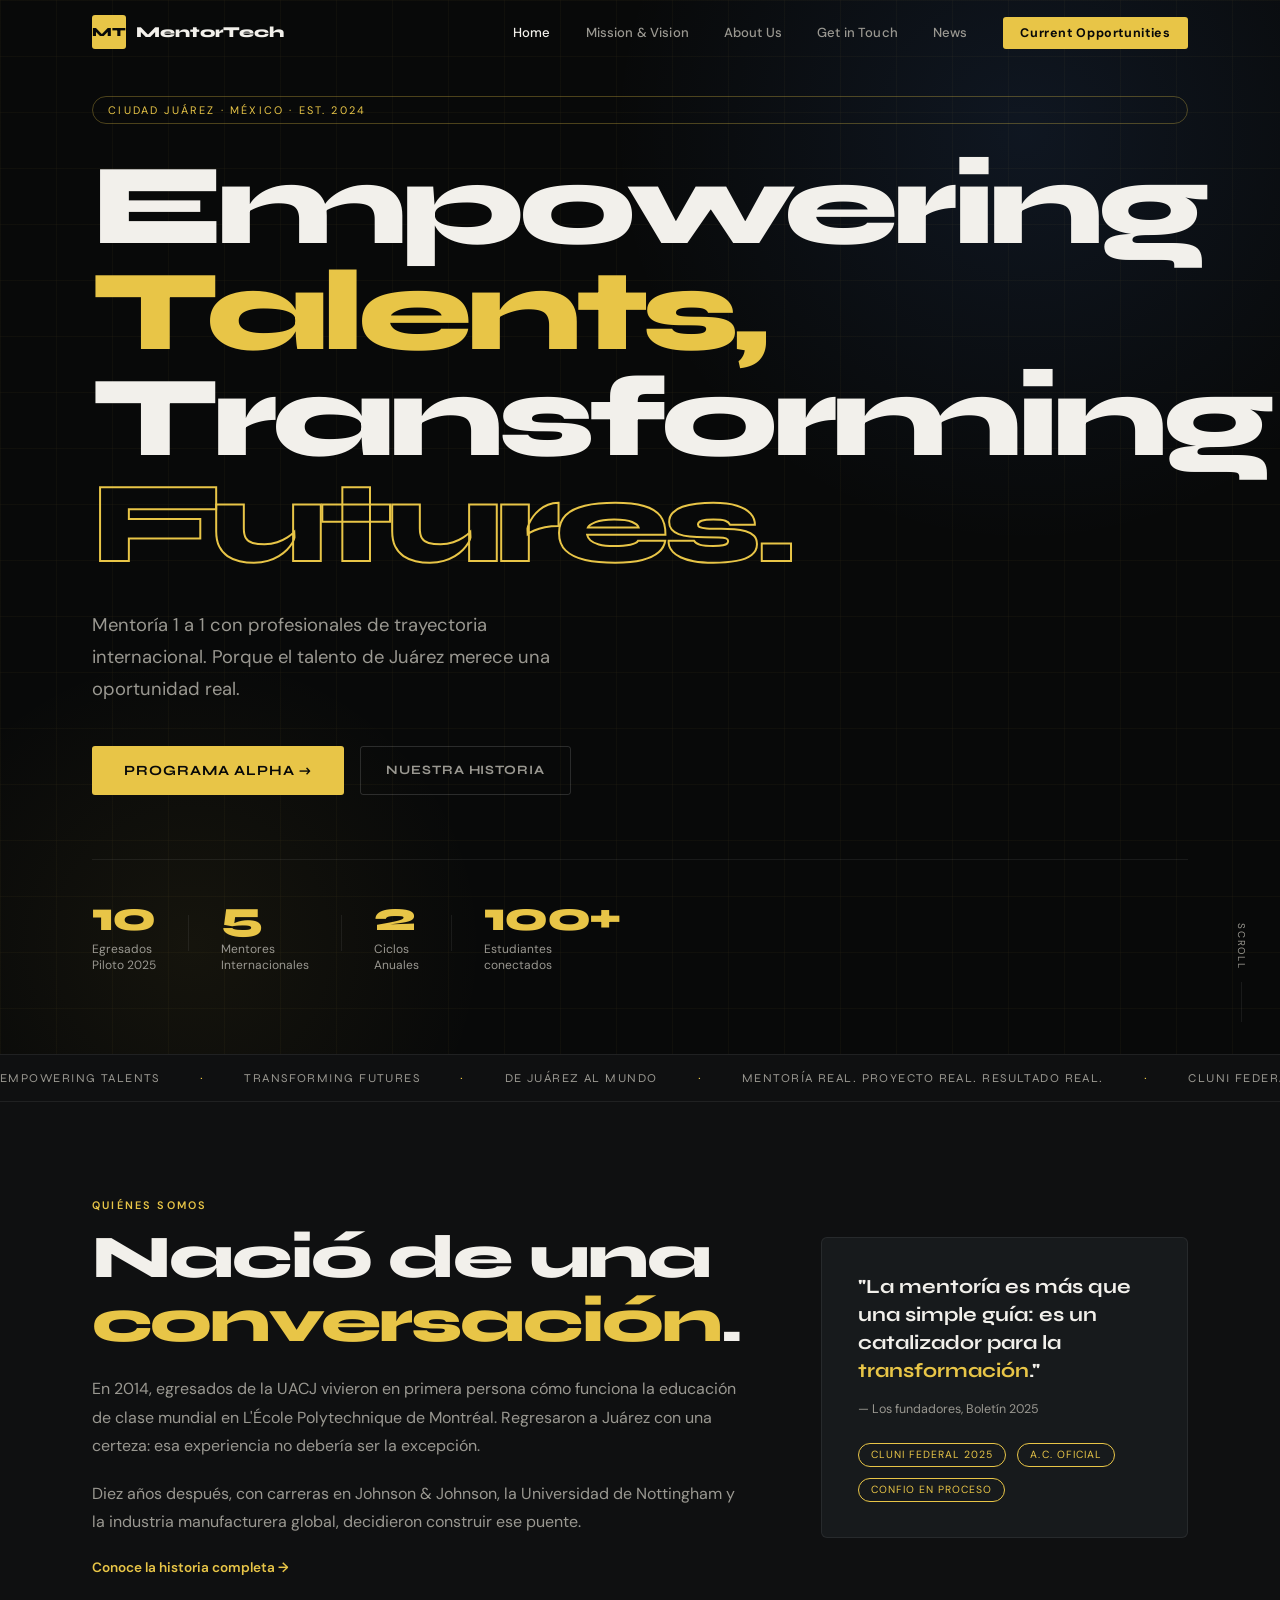
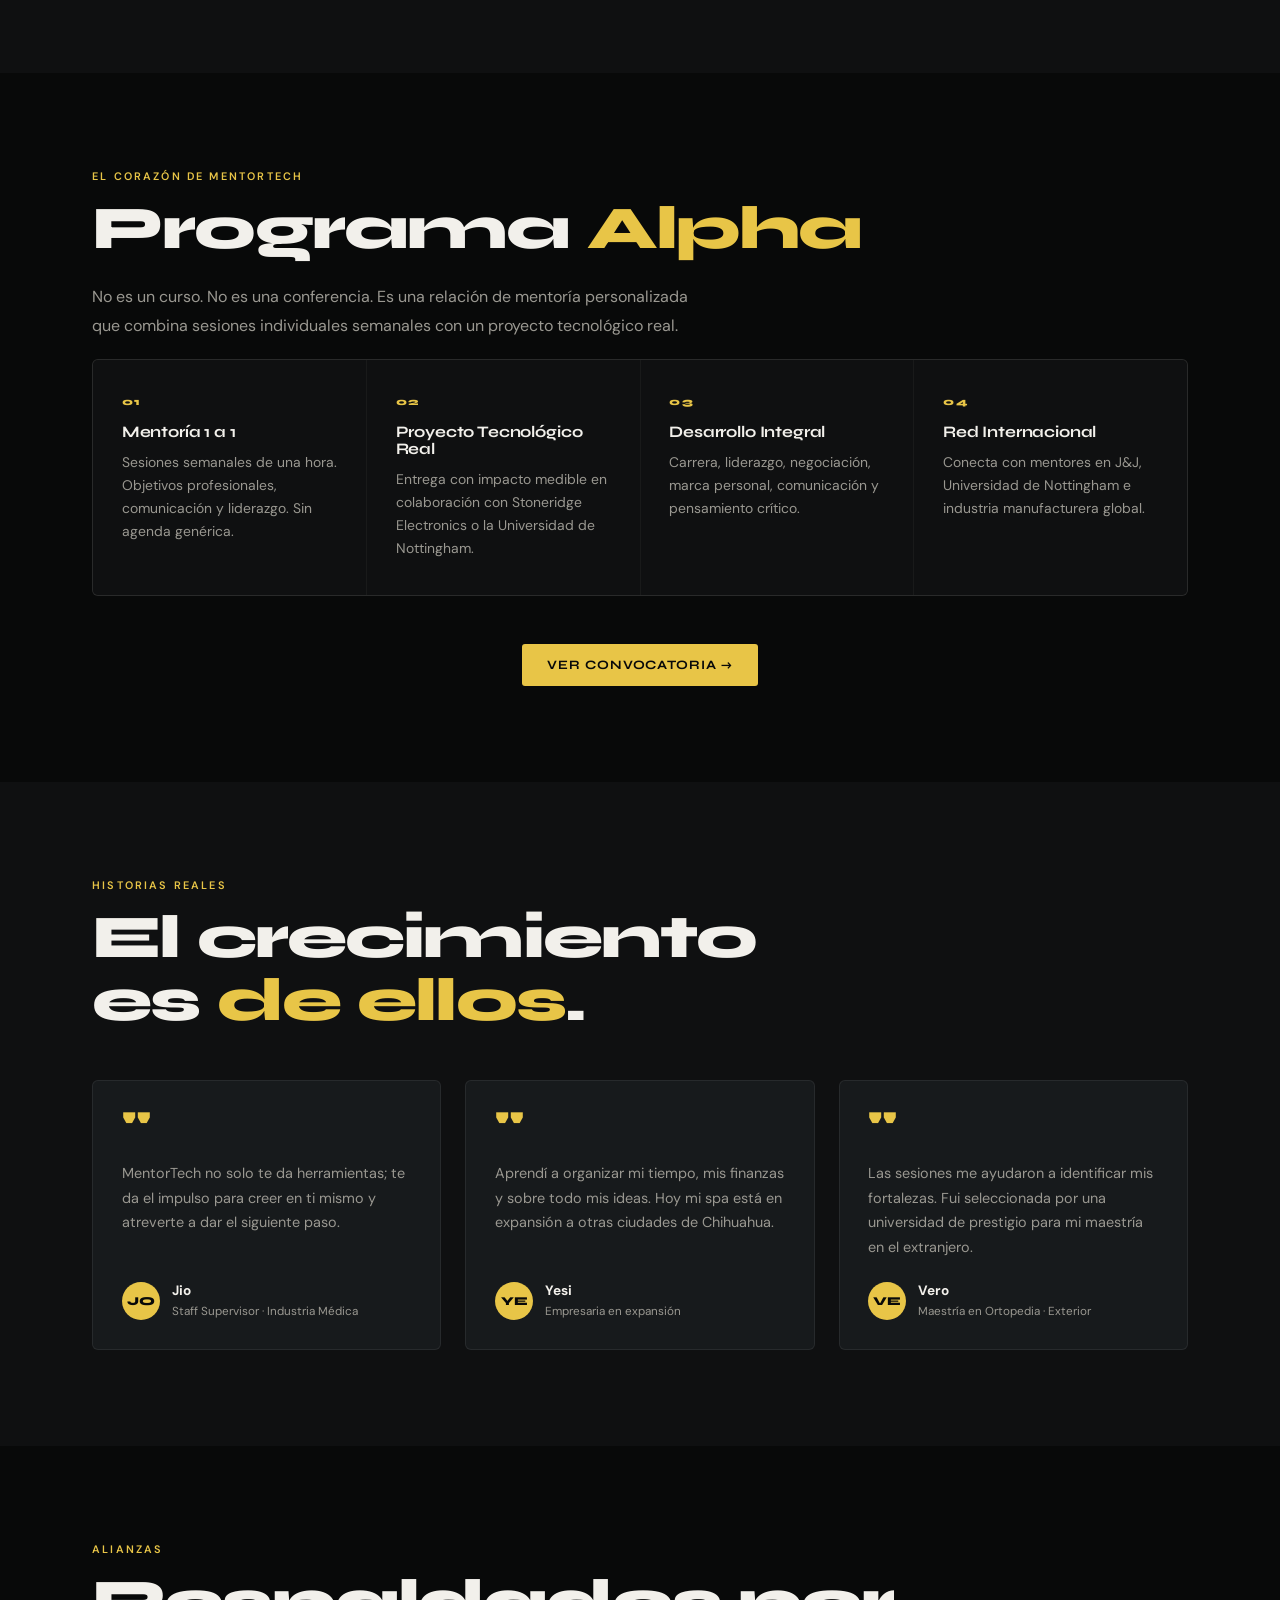
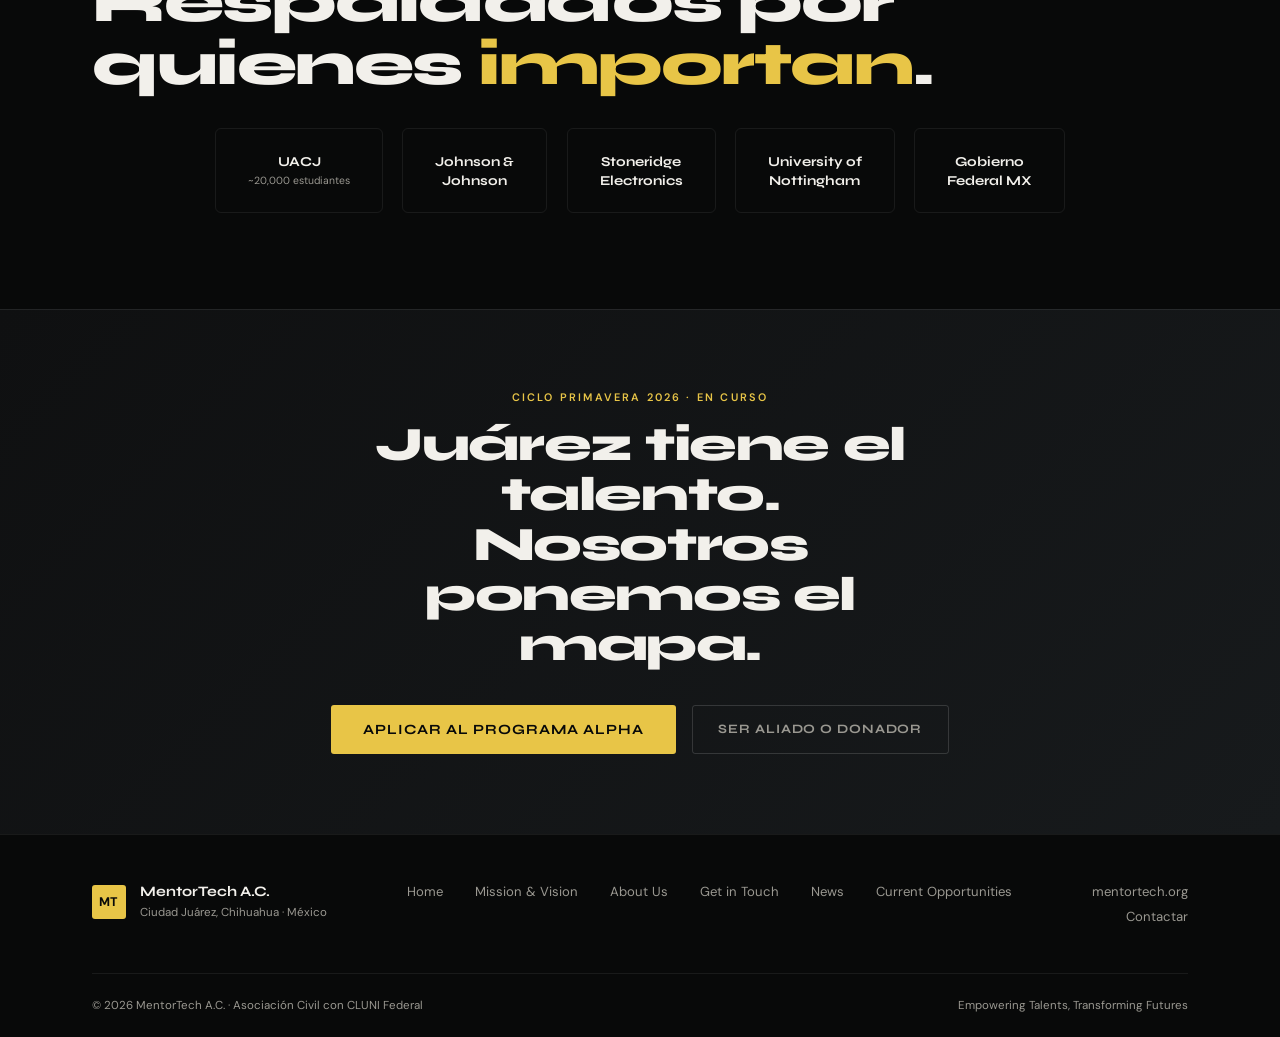
<file: mentortech-website/mentortech-website/index.html>
<!DOCTYPE html>
<html lang="es">
<head>
  <meta charset="UTF-8"><meta name="viewport" content="width=device-width,initial-scale=1">
  <title>MentorTech A.C. — Empowering Talents, Transforming Futures</title>
  <meta name="description" content="Mentoría 1 a 1 con profesionales de trayectoria internacional para estudiantes de Ciudad Juárez.">
  <link rel="preconnect" href="https://fonts.googleapis.com">
  <link rel="preconnect" href="https://fonts.gstatic.com" crossorigin>
  <link href="https://fonts.googleapis.com/css2?family=Syne:wght@400;600;700;800&family=DM+Sans:opsz,wght@9..40,300;9..40,400;9..40,500&display=swap" rel="stylesheet">
  <link rel="stylesheet" href="css/style.css">
</head>
<body>

<nav id="navbar">
  <div class="nav-inner">
    <a href="index.html" class="nav-logo">
      <span class="logo-mark">MT</span><span class="logo-text">MentorTech</span>
    </a>
    <button class="nav-toggle" id="navToggle" aria-label="Menú" aria-expanded="false">
      <span></span><span></span><span></span>
    </button>
    <ul class="nav-links" id="navLinks">
      <li><a href="index.html">Home</a></li>
      <li><a href="pages/mission.html">Mission &amp; Vision</a></li>
      <li><a href="pages/about.html">About Us</a></li>
      <li><a href="pages/contact.html">Get in Touch</a></li>
      <li><a href="pages/news.html">News</a></li>
      <li><a href="pages/opportunities.html" class="nav-cta">Current Opportunities</a></li>
    </ul>
  </div>
</nav>

<!-- HERO -->
<section class="hero">
  <div class="hero-bg">
    <div class="hero-grid"></div>
    <div class="hero-glow"></div>
    <div class="hero-glow2"></div>
  </div>
  <div class="container">
    <div class="hero-tag reveal">Ciudad Juárez · México · Est. 2024</div>
    <h1 class="hero-title">
      <span class="line reveal">Empowering</span>
      <span class="line reveal accent">Talents,</span>
      <span class="line reveal">Transforming</span>
      <span class="line reveal accent-outline">Futures.</span>
    </h1>
    <p class="hero-sub reveal">Mentoría 1 a 1 con profesionales de trayectoria internacional. Porque el talento de Juárez merece una oportunidad real.</p>
    <div class="hero-actions reveal">
      <a href="pages/opportunities.html" class="btn btn-gold btn-lg">Programa Alpha →</a>
      <a href="pages/about.html" class="btn btn-outline">Nuestra historia</a>
    </div>
    <div class="hero-stats reveal">
      <div><span class="stat-num">10</span><span class="stat-label">Egresados<br>Piloto 2025</span></div>
      <div class="stat-div"></div>
      <div><span class="stat-num">5</span><span class="stat-label">Mentores<br>Internacionales</span></div>
      <div class="stat-div"></div>
      <div><span class="stat-num">2</span><span class="stat-label">Ciclos<br>Anuales</span></div>
      <div class="stat-div"></div>
      <div><span class="stat-num">100+</span><span class="stat-label">Estudiantes<br>conectados</span></div>
    </div>
  </div>
  <div class="hero-scroll"><span>scroll</span><div class="scroll-line"></div></div>
</section>

<!-- MARQUEE -->
<div class="marquee-strip">
  <div class="marquee-track">
    <span>Empowering Talents</span><span class="dot"> · </span>
    <span>Transforming Futures</span><span class="dot"> · </span>
    <span>De Juárez al Mundo</span><span class="dot"> · </span>
    <span>Mentoría Real. Proyecto Real. Resultado Real.</span><span class="dot"> · </span>
    <span>CLUNI Federal 2025</span><span class="dot"> · </span>
    <span>Empowering Talents</span><span class="dot"> · </span>
    <span>Transforming Futures</span><span class="dot"> · </span>
    <span>De Juárez al Mundo</span><span class="dot"> · </span>
    <span>Mentoría Real. Proyecto Real. Resultado Real.</span><span class="dot"> · </span>
    <span>CLUNI Federal 2025</span><span class="dot"> · </span>
  </div>
</div>

<!-- ABOUT TEASER -->
<section class="section dark-bg">
  <div class="container grid-2">
    <div>
      <span class="section-label reveal">Quiénes somos</span>
      <h2 class="section-title reveal">Nació de una<br><em>conversación</em>.</h2>
      <p class="body-text reveal">En 2014, egresados de la UACJ vivieron en primera persona cómo funciona la educación de clase mundial en L'École Polytechnique de Montréal. Regresaron a Juárez con una certeza: esa experiencia no debería ser la excepción.</p>
      <p class="body-text reveal">Diez años después, con carreras en Johnson &amp; Johnson, la Universidad de Nottingham y la industria manufacturera global, decidieron construir ese puente.</p>
      <a href="pages/about.html" class="link-arrow reveal">Conoce la historia completa →</a>
    </div>
    <div class="quote-card reveal">
      <blockquote>"La mentoría es más que una simple guía: es un catalizador para la <span class="accent">transformación</span>."</blockquote>
      <cite>— Los fundadores, Boletín 2025</cite>
      <div class="badge-row">
        <span class="badge">CLUNI Federal 2025</span>
        <span class="badge">A.C. Oficial</span>
        <span class="badge">Confio en proceso</span>
      </div>
    </div>
  </div>
</section>

<!-- PROGRAMA ALPHA -->
<section class="section">
  <div class="container">
    <span class="section-label reveal">El corazón de MentorTech</span>
    <h2 class="section-title reveal">Programa <em>Alpha</em></h2>
    <p class="body-text reveal" style="max-width:600px">No es un curso. No es una conferencia. Es una relación de mentoría personalizada que combina sesiones individuales semanales con un proyecto tecnológico real.</p>
    <div class="feat-grid">
      <div class="feat reveal">
        <div class="feat-num">01</div>
        <h3>Mentoría 1 a 1</h3>
        <p>Sesiones semanales de una hora. Objetivos profesionales, comunicación y liderazgo. Sin agenda genérica.</p>
      </div>
      <div class="feat reveal">
        <div class="feat-num">02</div>
        <h3>Proyecto Tecnológico Real</h3>
        <p>Entrega con impacto medible en colaboración con Stoneridge Electronics o la Universidad de Nottingham.</p>
      </div>
      <div class="feat reveal">
        <div class="feat-num">03</div>
        <h3>Desarrollo Integral</h3>
        <p>Carrera, liderazgo, negociación, marca personal, comunicación y pensamiento crítico.</p>
      </div>
      <div class="feat reveal">
        <div class="feat-num">04</div>
        <h3>Red Internacional</h3>
        <p>Conecta con mentores en J&amp;J, Universidad de Nottingham e industria manufacturera global.</p>
      </div>
    </div>
    <div class="text-center reveal">
      <a href="pages/opportunities.html" class="btn btn-gold">Ver convocatoria →</a>
    </div>
  </div>
</section>

<!-- TESTIMONIALS -->
<section class="section dark-bg">
  <div class="container">
    <span class="section-label reveal">Historias reales</span>
    <h2 class="section-title reveal">El crecimiento<br>es <em>de ellos</em>.</h2>
    <div class="t-grid" style="margin-top:3rem">
      <div class="t-card reveal">
        <div class="t-q">"</div>
        <p>MentorTech no solo te da herramientas; te da el impulso para creer en ti mismo y atreverte a dar el siguiente paso.</p>
        <div class="t-author">
          <div class="t-init">JO</div>
          <div><strong>Jio</strong><span>Staff Supervisor · Industria Médica</span></div>
        </div>
      </div>
      <div class="t-card reveal">
        <div class="t-q">"</div>
        <p>Aprendí a organizar mi tiempo, mis finanzas y sobre todo mis ideas. Hoy mi spa está en expansión a otras ciudades de Chihuahua.</p>
        <div class="t-author">
          <div class="t-init">YE</div>
          <div><strong>Yesi</strong><span>Empresaria en expansión</span></div>
        </div>
      </div>
      <div class="t-card reveal">
        <div class="t-q">"</div>
        <p>Las sesiones me ayudaron a identificar mis fortalezas. Fui seleccionada por una universidad de prestigio para mi maestría en el extranjero.</p>
        <div class="t-author">
          <div class="t-init">VE</div>
          <div><strong>Vero</strong><span>Maestría en Ortopedia · Exterior</span></div>
        </div>
      </div>
    </div>
  </div>
</section>

<!-- PARTNERS -->
<section class="section">
  <div class="container">
    <span class="section-label reveal">Alianzas</span>
    <h2 class="section-title reveal">Respaldados por<br>quienes <em>importan</em>.</h2>
    <div class="partners-row reveal">
      <div class="partner-tile">UACJ<small>~20,000 estudiantes</small></div>
      <div class="partner-tile">Johnson &amp;<br>Johnson</div>
      <div class="partner-tile">Stoneridge<br>Electronics</div>
      <div class="partner-tile">University of<br>Nottingham</div>
      <div class="partner-tile">Gobierno<br>Federal MX</div>
    </div>
  </div>
</section>

<!-- CTA -->
<section class="cta-banner">
  <div class="container">
    <div class="cta-inner reveal">
      <span class="section-label">Ciclo Primavera 2026 · En curso</span>
      <h2>Juárez tiene el talento.<br>Nosotros ponemos el mapa.</h2>
      <div class="cta-actions">
        <a href="pages/opportunities.html" class="btn btn-gold btn-lg">Aplicar al Programa Alpha</a>
        <a href="pages/contact.html" class="btn btn-outline">Ser aliado o donador</a>
      </div>
    </div>
  </div>
</section>

<footer class="footer">
  <div class="container">
    <div class="footer-top">
      <div class="footer-brand"><span class="logo-mark">MT</span><div><strong>MentorTech A.C.</strong><small>Ciudad Juárez, Chihuahua · México</small></div></div>
      <nav class="footer-nav">
        <a href="index.html">Home</a>
        <a href="pages/mission.html">Mission &amp; Vision</a>
        <a href="pages/about.html">About Us</a>
        <a href="pages/contact.html">Get in Touch</a>
        <a href="pages/news.html">News</a>
        <a href="pages/opportunities.html">Current Opportunities</a>
      </nav>
      <div class="footer-right">
        <a href="https://mentortech.org" target="_blank" rel="noopener">mentortech.org</a>
        <a href="mailto:felipe_garcia@mentortech.org">Contactar</a>
      </div>
    </div>
    <div class="footer-bottom">
      <span>© 2026 MentorTech A.C. · Asociación Civil con CLUNI Federal</span>
      <span>Empowering Talents, Transforming Futures</span>
    </div>
  </div>
</footer>

<script src="js/main.js"></script>
</body>
</html>
</file>
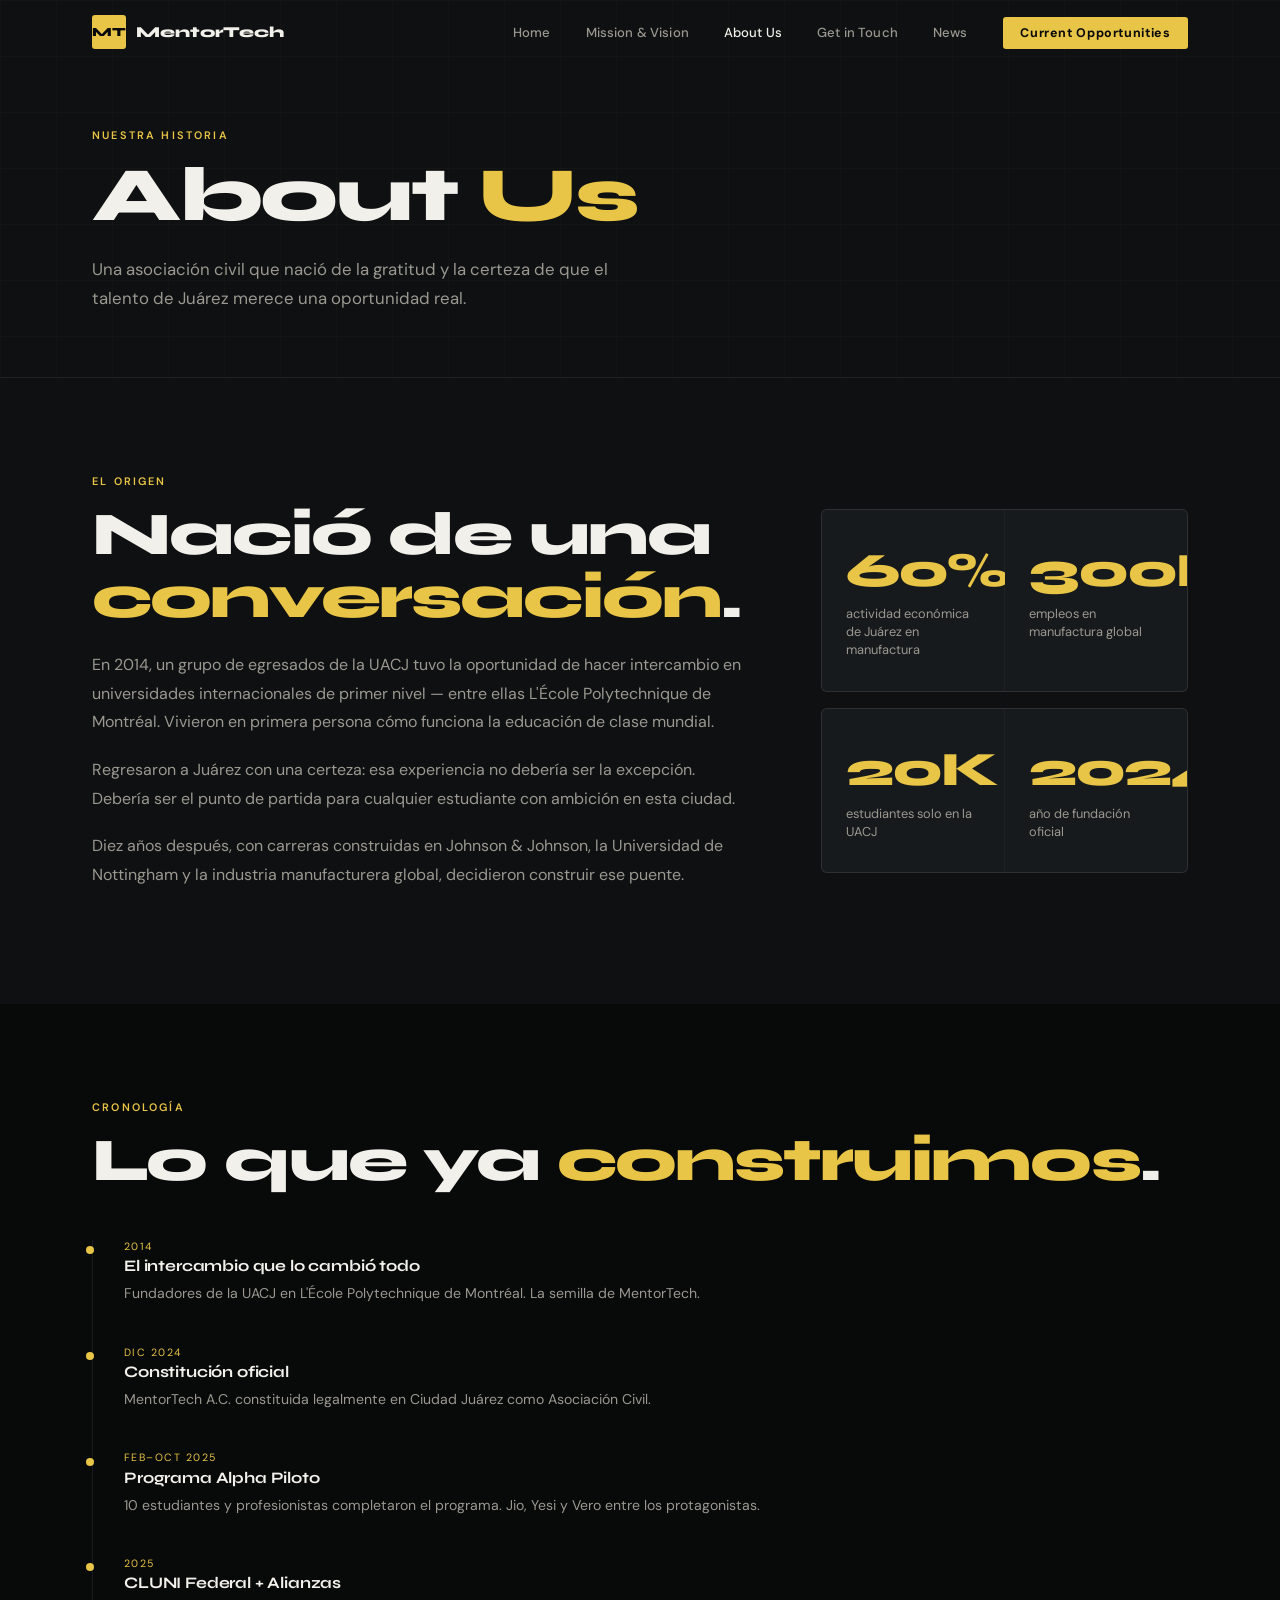
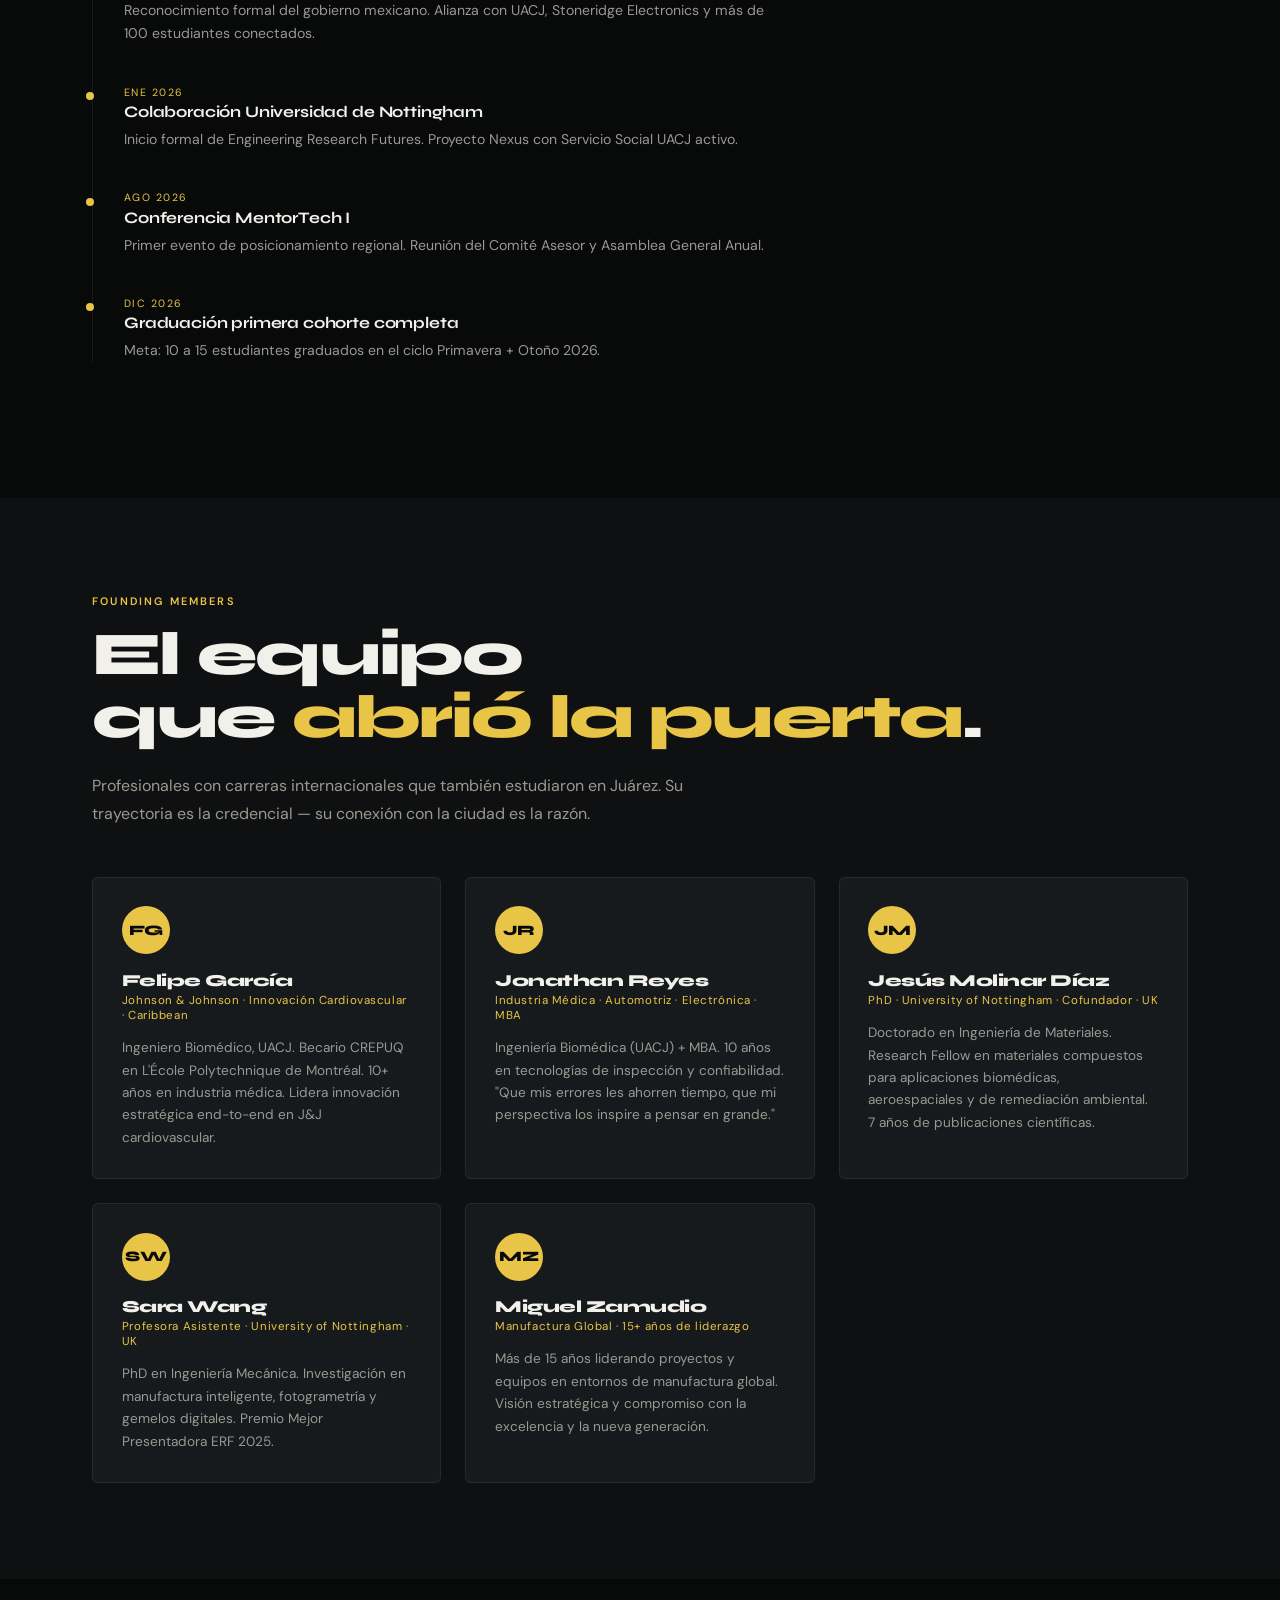
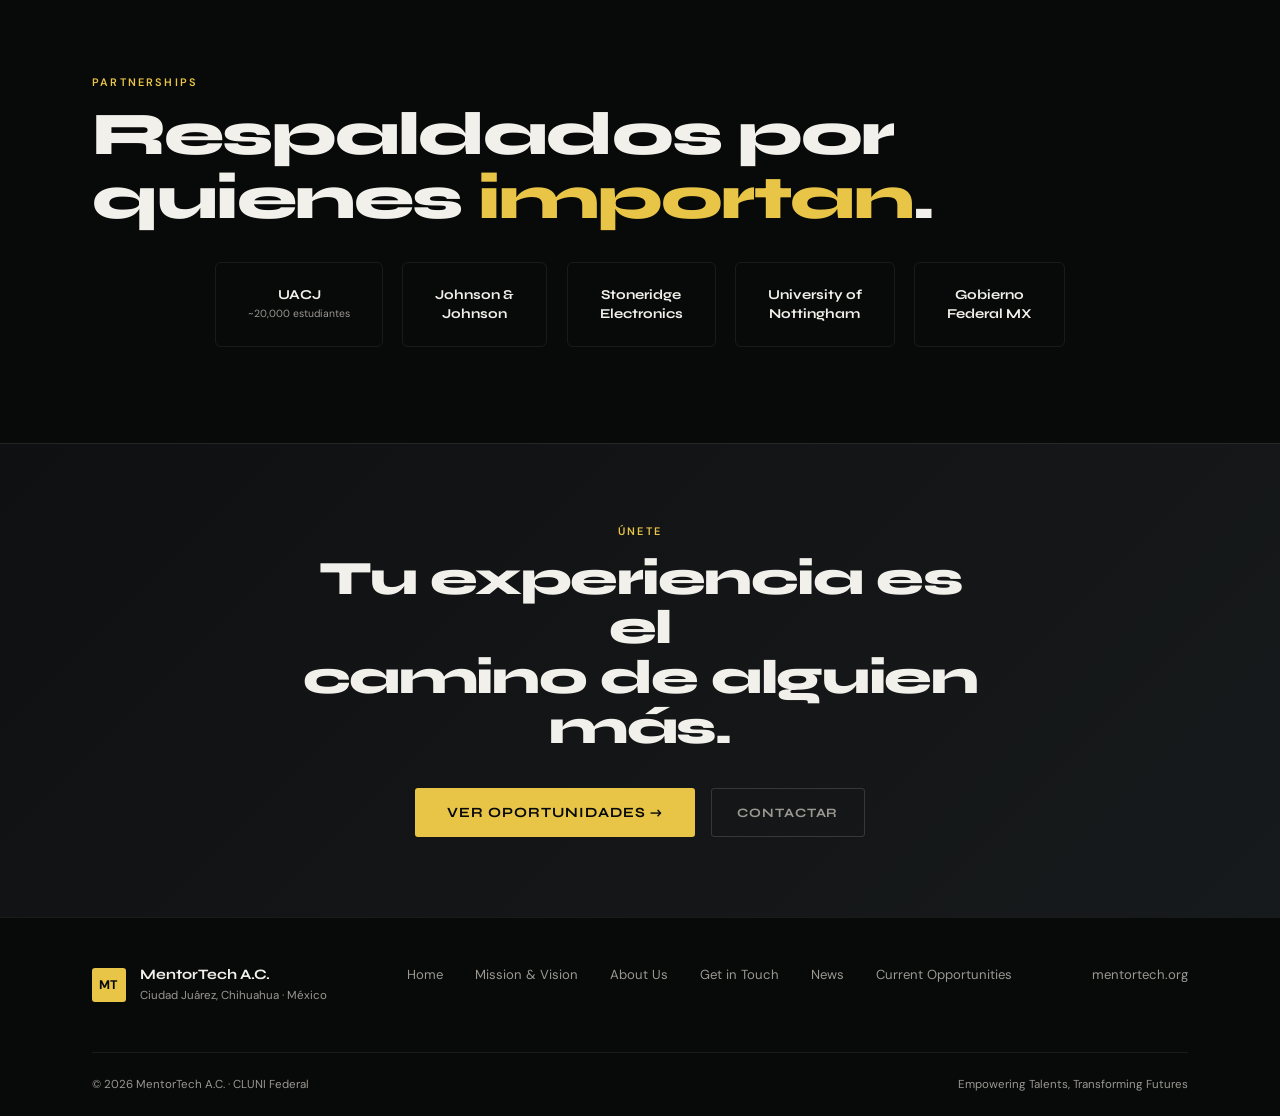
<file: mentortech-website/mentortech-website/pages/about.html>
<!DOCTYPE html>
<html lang="es">
<head>
  <meta charset="UTF-8"><meta name="viewport" content="width=device-width,initial-scale=1">
  <title>About Us · MentorTech A.C.</title>
  <link rel="preconnect" href="https://fonts.googleapis.com">
  <link rel="preconnect" href="https://fonts.gstatic.com" crossorigin>
  <link href="https://fonts.googleapis.com/css2?family=Syne:wght@400;600;700;800&family=DM+Sans:opsz,wght@9..40,300;9..40,400;9..40,500&display=swap" rel="stylesheet">
  <link rel="stylesheet" href="../css/style.css">
</head>
<body>

<nav id="navbar">
  <div class="nav-inner">
    <a href="../index.html" class="nav-logo"><span class="logo-mark">MT</span><span class="logo-text">MentorTech</span></a>
    <button class="nav-toggle" id="navToggle" aria-label="Menú" aria-expanded="false"><span></span><span></span><span></span></button>
    <ul class="nav-links" id="navLinks">
      <li><a href="../index.html">Home</a></li>
      <li><a href="mission.html">Mission &amp; Vision</a></li>
      <li><a href="about.html" class="active">About Us</a></li>
      <li><a href="contact.html">Get in Touch</a></li>
      <li><a href="news.html">News</a></li>
      <li><a href="opportunities.html" class="nav-cta">Current Opportunities</a></li>
    </ul>
  </div>
</nav>

<section class="page-hero">
  <div class="page-hero-bg"></div>
  <div class="container">
    <span class="section-label reveal">Nuestra historia</span>
    <h1 class="reveal">About <span class="accent">Us</span></h1>
    <p class="reveal">Una asociación civil que nació de la gratitud y la certeza de que el talento de Juárez merece una oportunidad real.</p>
  </div>
</section>

<!-- ORIGIN -->
<section class="section dark-bg">
  <div class="container grid-2">
    <div>
      <span class="section-label reveal">El origen</span>
      <h2 class="section-title reveal">Nació de una<br><em>conversación</em>.</h2>
      <p class="body-text reveal">En 2014, un grupo de egresados de la UACJ tuvo la oportunidad de hacer intercambio en universidades internacionales de primer nivel — entre ellas L'École Polytechnique de Montréal. Vivieron en primera persona cómo funciona la educación de clase mundial.</p>
      <p class="body-text reveal">Regresaron a Juárez con una certeza: esa experiencia no debería ser la excepción. Debería ser el punto de partida para cualquier estudiante con ambición en esta ciudad.</p>
      <p class="body-text reveal">Diez años después, con carreras construidas en Johnson &amp; Johnson, la Universidad de Nottingham y la industria manufacturera global, decidieron construir ese puente.</p>
    </div>
    <div style="display:flex;flex-direction:column;gap:1rem">
      <div class="stat-blocks reveal">
        <div class="stat-block"><span class="stat-num">60%</span><span class="stat-label">actividad económica de Juárez en manufactura</span></div>
        <div class="stat-block"><span class="stat-num">300K+</span><span class="stat-label">empleos en manufactura global</span></div>
      </div>
      <div class="stat-blocks reveal">
        <div class="stat-block"><span class="stat-num">20K</span><span class="stat-label">estudiantes solo en la UACJ</span></div>
        <div class="stat-block"><span class="stat-num">2024</span><span class="stat-label">año de fundación oficial</span></div>
      </div>
    </div>
  </div>
</section>

<!-- TIMELINE -->
<section class="section">
  <div class="container">
    <span class="section-label reveal">Cronología</span>
    <h2 class="section-title reveal">Lo que ya <em>construimos</em>.</h2>
    <div class="timeline" style="margin-top:3rem">
      <div class="tl-item reveal"><div class="tl-year">2014</div><h3>El intercambio que lo cambió todo</h3><p>Fundadores de la UACJ en L'École Polytechnique de Montréal. La semilla de MentorTech.</p></div>
      <div class="tl-item reveal"><div class="tl-year">Dic 2024</div><h3>Constitución oficial</h3><p>MentorTech A.C. constituida legalmente en Ciudad Juárez como Asociación Civil.</p></div>
      <div class="tl-item reveal"><div class="tl-year">Feb–Oct 2025</div><h3>Programa Alpha Piloto</h3><p>10 estudiantes y profesionistas completaron el programa. Jio, Yesi y Vero entre los protagonistas.</p></div>
      <div class="tl-item reveal"><div class="tl-year">2025</div><h3>CLUNI Federal + Alianzas</h3><p>Reconocimiento formal del gobierno mexicano. Alianza con UACJ, Stoneridge Electronics y más de 100 estudiantes conectados.</p></div>
      <div class="tl-item reveal"><div class="tl-year">Ene 2026</div><h3>Colaboración Universidad de Nottingham</h3><p>Inicio formal de Engineering Research Futures. Proyecto Nexus con Servicio Social UACJ activo.</p></div>
      <div class="tl-item reveal"><div class="tl-year">Ago 2026</div><h3>Conferencia MentorTech I</h3><p>Primer evento de posicionamiento regional. Reunión del Comité Asesor y Asamblea General Anual.</p></div>
      <div class="tl-item reveal"><div class="tl-year">Dic 2026</div><h3>Graduación primera cohorte completa</h3><p>Meta: 10 a 15 estudiantes graduados en el ciclo Primavera + Otoño 2026.</p></div>
    </div>
  </div>
</section>

<!-- FOUNDING MEMBERS -->
<section class="section dark-bg">
  <div class="container">
    <span class="section-label reveal">Founding Members</span>
    <h2 class="section-title reveal">El equipo<br>que <em>abrió la puerta</em>.</h2>
    <p class="body-text reveal" style="max-width:600px">Profesionales con carreras internacionales que también estudiaron en Juárez. Su trayectoria es la credencial — su conexión con la ciudad es la razón.</p>
    <div class="mentor-grid" style="margin-top:3rem">
      <div class="mentor-card reveal">
        <div class="mentor-av">FG</div>
        <h3>Felipe García</h3>
        <div class="mentor-role">Johnson &amp; Johnson · Innovación Cardiovascular · Caribbean</div>
        <p>Ingeniero Biomédico, UACJ. Becario CREPUQ en L'École Polytechnique de Montréal. 10+ años en industria médica. Lidera innovación estratégica end-to-end en J&amp;J cardiovascular.</p>
      </div>
      <div class="mentor-card reveal">
        <div class="mentor-av">JR</div>
        <h3>Jonathan Reyes</h3>
        <div class="mentor-role">Industria Médica · Automotriz · Electrónica · MBA</div>
        <p>Ingeniería Biomédica (UACJ) + MBA. 10 años en tecnologías de inspección y confiabilidad. "Que mis errores les ahorren tiempo, que mi perspectiva los inspire a pensar en grande."</p>
      </div>
      <div class="mentor-card reveal">
        <div class="mentor-av">JM</div>
        <h3>Jesús Molinar Díaz</h3>
        <div class="mentor-role">PhD · University of Nottingham · Cofundador · UK</div>
        <p>Doctorado en Ingeniería de Materiales. Research Fellow en materiales compuestos para aplicaciones biomédicas, aeroespaciales y de remediación ambiental. 7 años de publicaciones científicas.</p>
      </div>
      <div class="mentor-card reveal">
        <div class="mentor-av">SW</div>
        <h3>Sara Wang</h3>
        <div class="mentor-role">Profesora Asistente · University of Nottingham · UK</div>
        <p>PhD en Ingeniería Mecánica. Investigación en manufactura inteligente, fotogrametría y gemelos digitales. Premio Mejor Presentadora ERF 2025.</p>
      </div>
      <div class="mentor-card reveal">
        <div class="mentor-av">MZ</div>
        <h3>Miguel Zamudio</h3>
        <div class="mentor-role">Manufactura Global · 15+ años de liderazgo</div>
        <p>Más de 15 años liderando proyectos y equipos en entornos de manufactura global. Visión estratégica y compromiso con la excelencia y la nueva generación.</p>
      </div>
    </div>
  </div>
</section>

<!-- PARTNERSHIPS -->
<section class="section">
  <div class="container">
    <span class="section-label reveal">Partnerships</span>
    <h2 class="section-title reveal">Respaldados por<br>quienes <em>importan</em>.</h2>
    <div class="partners-row reveal">
      <div class="partner-tile">UACJ<small>~20,000 estudiantes</small></div>
      <div class="partner-tile">Johnson &amp;<br>Johnson</div>
      <div class="partner-tile">Stoneridge<br>Electronics</div>
      <div class="partner-tile">University of<br>Nottingham</div>
      <div class="partner-tile">Gobierno<br>Federal MX</div>
    </div>
  </div>
</section>

<!-- CTA -->
<section class="cta-banner">
  <div class="container">
    <div class="cta-inner reveal">
      <span class="section-label">Únete</span>
      <h2>Tu experiencia es el<br>camino de alguien más.</h2>
      <div class="cta-actions">
        <a href="opportunities.html" class="btn btn-gold btn-lg">Ver oportunidades →</a>
        <a href="contact.html" class="btn btn-outline">Contactar</a>
      </div>
    </div>
  </div>
</section>

<footer class="footer">
  <div class="container">
    <div class="footer-top">
      <div class="footer-brand"><span class="logo-mark">MT</span><div><strong>MentorTech A.C.</strong><small>Ciudad Juárez, Chihuahua · México</small></div></div>
      <nav class="footer-nav"><a href="../index.html">Home</a><a href="mission.html">Mission &amp; Vision</a><a href="about.html">About Us</a><a href="contact.html">Get in Touch</a><a href="news.html">News</a><a href="opportunities.html">Current Opportunities</a></nav>
      <div class="footer-right"><a href="https://mentortech.org" target="_blank" rel="noopener">mentortech.org</a></div>
    </div>
    <div class="footer-bottom"><span>© 2026 MentorTech A.C. · CLUNI Federal</span><span>Empowering Talents, Transforming Futures</span></div>
  </div>
</footer>
<script src="../js/main.js"></script>
</body>
</html>
</file>
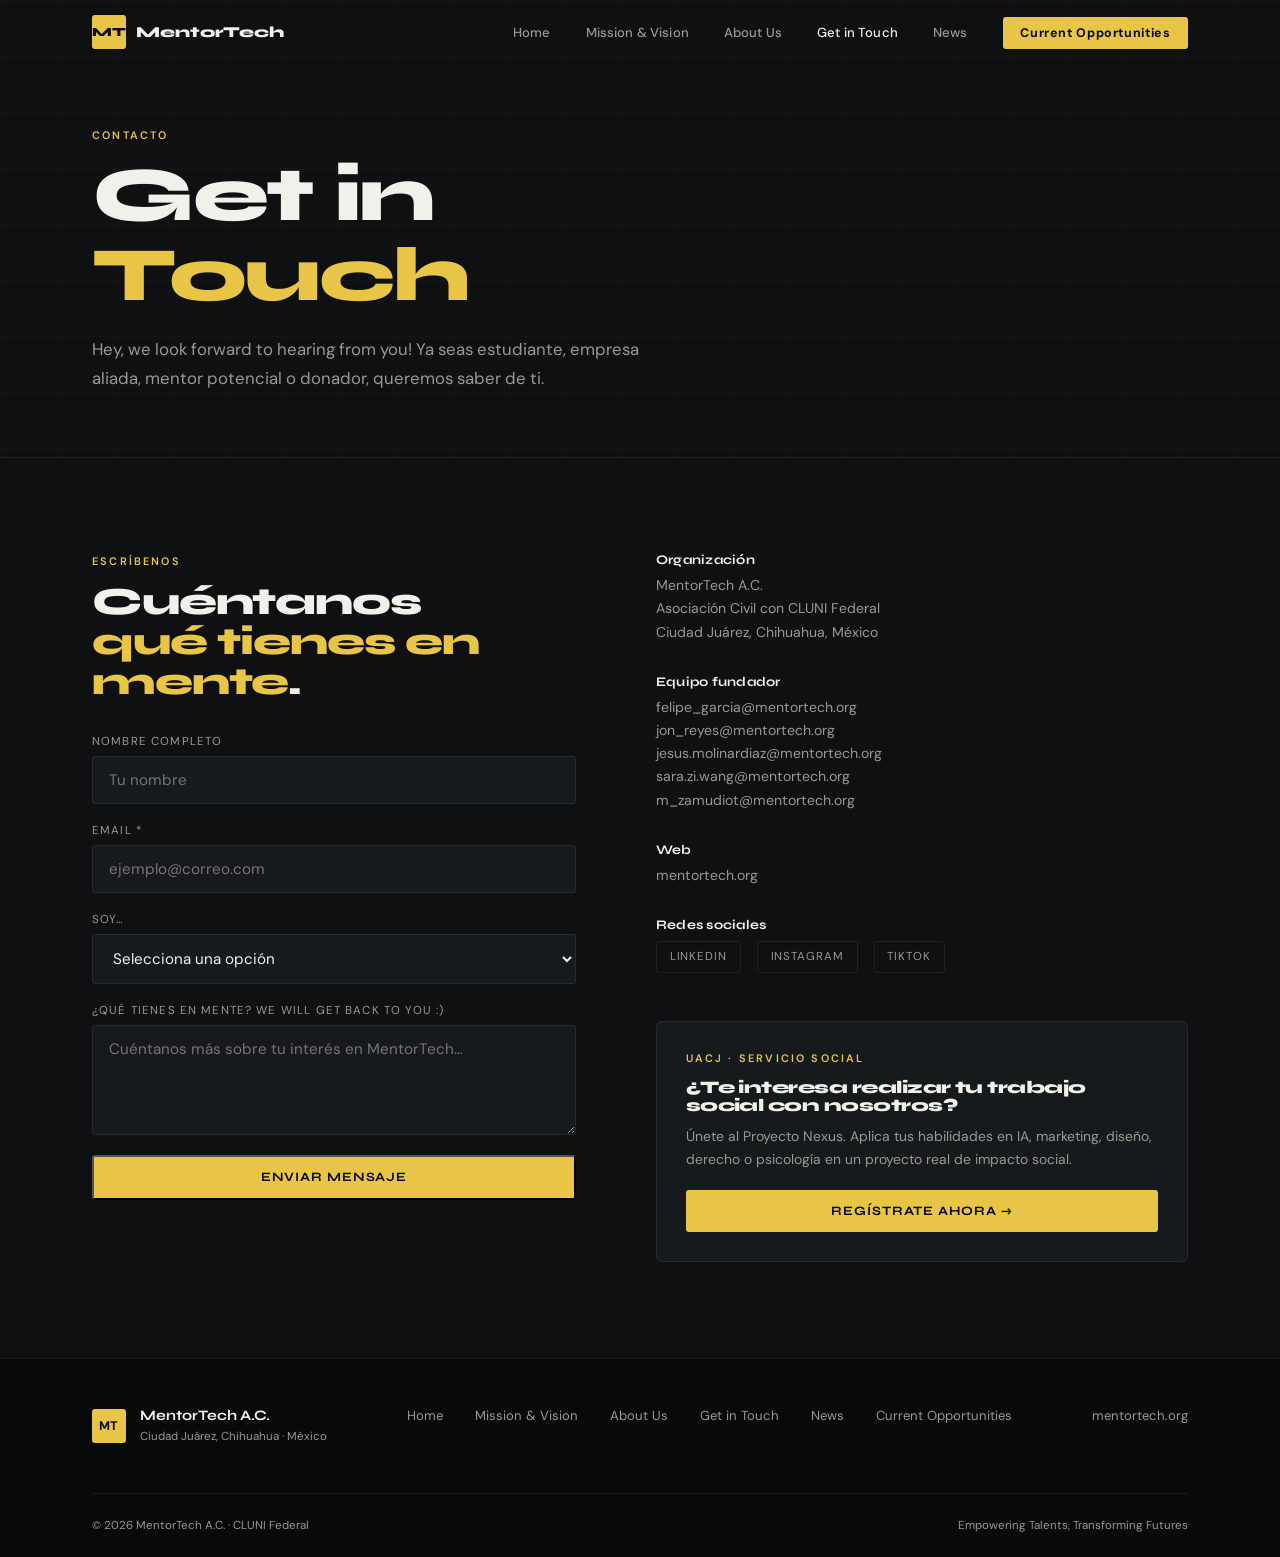
<file: mentortech-website/mentortech-website/pages/contact.html>
<!DOCTYPE html>
<html lang="es">
<head>
  <meta charset="UTF-8"><meta name="viewport" content="width=device-width,initial-scale=1">
  <title>Get in Touch · MentorTech A.C.</title>
  <link rel="preconnect" href="https://fonts.googleapis.com">
  <link rel="preconnect" href="https://fonts.gstatic.com" crossorigin>
  <link href="https://fonts.googleapis.com/css2?family=Syne:wght@400;600;700;800&family=DM+Sans:opsz,wght@9..40,300;9..40,400;9..40,500&display=swap" rel="stylesheet">
  <link rel="stylesheet" href="../css/style.css">
</head>
<body>

<nav id="navbar">
  <div class="nav-inner">
    <a href="../index.html" class="nav-logo"><span class="logo-mark">MT</span><span class="logo-text">MentorTech</span></a>
    <button class="nav-toggle" id="navToggle" aria-label="Menú" aria-expanded="false"><span></span><span></span><span></span></button>
    <ul class="nav-links" id="navLinks">
      <li><a href="../index.html">Home</a></li>
      <li><a href="mission.html">Mission &amp; Vision</a></li>
      <li><a href="about.html">About Us</a></li>
      <li><a href="contact.html" class="active">Get in Touch</a></li>
      <li><a href="news.html">News</a></li>
      <li><a href="opportunities.html" class="nav-cta">Current Opportunities</a></li>
    </ul>
  </div>
</nav>

<section class="page-hero">
  <div class="page-hero-bg"></div>
  <div class="container">
    <span class="section-label reveal">Contacto</span>
    <h1 class="reveal">Get in<br><span class="accent">Touch</span></h1>
    <p class="reveal">Hey, we look forward to hearing from you! Ya seas estudiante, empresa aliada, mentor potencial o donador, queremos saber de ti.</p>
  </div>
</section>

<!-- CONTACT FORM + INFO -->
<section class="section dark-bg">
  <div class="container">
    <div class="contact-grid">
      <!-- FORM -->
      <div>
        <span class="section-label reveal">Escríbenos</span>
        <h2 class="section-title reveal" style="font-size:clamp(1.6rem,3vw,2.4rem)">Cuéntanos<br><em>qué tienes en mente</em>.</h2>
        <form class="contact-form reveal" id="contactForm" style="margin-top:2rem">
          <div class="field">
            <label for="name">Nombre completo</label>
            <input type="text" id="name" name="name" placeholder="Tu nombre" required>
          </div>
          <div class="field">
            <label for="email">Email *</label>
            <input type="email" id="email" name="email" placeholder="ejemplo@correo.com" required>
          </div>
          <div class="field">
            <label for="role">Soy…</label>
            <select id="role" name="role">
              <option value="">Selecciona una opción</option>
              <option>Estudiante universitario</option>
              <option>Egresado / Profesional</option>
              <option>Empresa / Aliado corporativo</option>
              <option>Mentor potencial</option>
              <option>Donador / Filántropo</option>
              <option>Medios / Prensa</option>
              <option>Otro</option>
            </select>
          </div>
          <div class="field">
            <label for="message">¿Qué tienes en mente? We will get back to you :)</label>
            <textarea id="message" name="message" placeholder="Cuéntanos más sobre tu interés en MentorTech…"></textarea>
          </div>
          <button type="submit" class="btn btn-gold" style="width:100%;justify-content:center">Enviar mensaje</button>
        </form>
      </div>

      <!-- INFO -->
      <div class="contact-info reveal">
        <div class="ci-block">
          <h4>Organización</h4>
          <p>MentorTech A.C.<br>Asociación Civil con CLUNI Federal<br>Ciudad Juárez, Chihuahua, México</p>
        </div>
        <div class="ci-block">
          <h4>Equipo fundador</h4>
          <p>
            <a href="mailto:felipe_garcia@mentortech.org">felipe_garcia@mentortech.org</a><br>
            <a href="mailto:jon_reyes@mentortech.org">jon_reyes@mentortech.org</a><br>
            <a href="mailto:jesus.molinardiaz@mentortech.org">jesus.molinardiaz@mentortech.org</a><br>
            <a href="mailto:sara.zi.wang@mentortech.org">sara.zi.wang@mentortech.org</a><br>
            <a href="mailto:m_zamudiot@mentortech.org">m_zamudiot@mentortech.org</a>
          </p>
        </div>
        <div class="ci-block">
          <h4>Web</h4>
          <p><a href="https://mentortech.org" target="_blank" rel="noopener">mentortech.org</a></p>
        </div>
        <div class="ci-block">
          <h4>Redes sociales</h4>
          <div class="social-links">
            <a href="#">LinkedIn</a>
            <a href="#">Instagram</a>
            <a href="#">TikTok</a>
          </div>
        </div>

        <!-- Service Social CTA -->
        <div style="background:var(--dark);border:1px solid var(--border);border-radius:6px;padding:1.8rem;margin-top:1rem">
          <span class="section-label">UACJ · Servicio Social</span>
          <h3 style="font-size:1.1rem;margin-bottom:.6rem">¿Te interesa realizar tu trabajo social con nosotros?</h3>
          <p style="font-size:.87rem;color:var(--white-dim);line-height:1.65;margin-bottom:1.2rem">Únete al Proyecto Nexus. Aplica tus habilidades en IA, marketing, diseño, derecho o psicología en un proyecto real de impacto social.</p>
          <a href="opportunities.html" class="btn btn-gold" style="width:100%;justify-content:center">Regístrate ahora →</a>
        </div>
      </div>
    </div>
  </div>
</section>

<footer class="footer">
  <div class="container">
    <div class="footer-top">
      <div class="footer-brand"><span class="logo-mark">MT</span><div><strong>MentorTech A.C.</strong><small>Ciudad Juárez, Chihuahua · México</small></div></div>
      <nav class="footer-nav"><a href="../index.html">Home</a><a href="mission.html">Mission &amp; Vision</a><a href="about.html">About Us</a><a href="contact.html">Get in Touch</a><a href="news.html">News</a><a href="opportunities.html">Current Opportunities</a></nav>
      <div class="footer-right"><a href="https://mentortech.org" target="_blank" rel="noopener">mentortech.org</a></div>
    </div>
    <div class="footer-bottom"><span>© 2026 MentorTech A.C. · CLUNI Federal</span><span>Empowering Talents, Transforming Futures</span></div>
  </div>
</footer>
<script src="../js/main.js"></script>
</body>
</html>
</file>
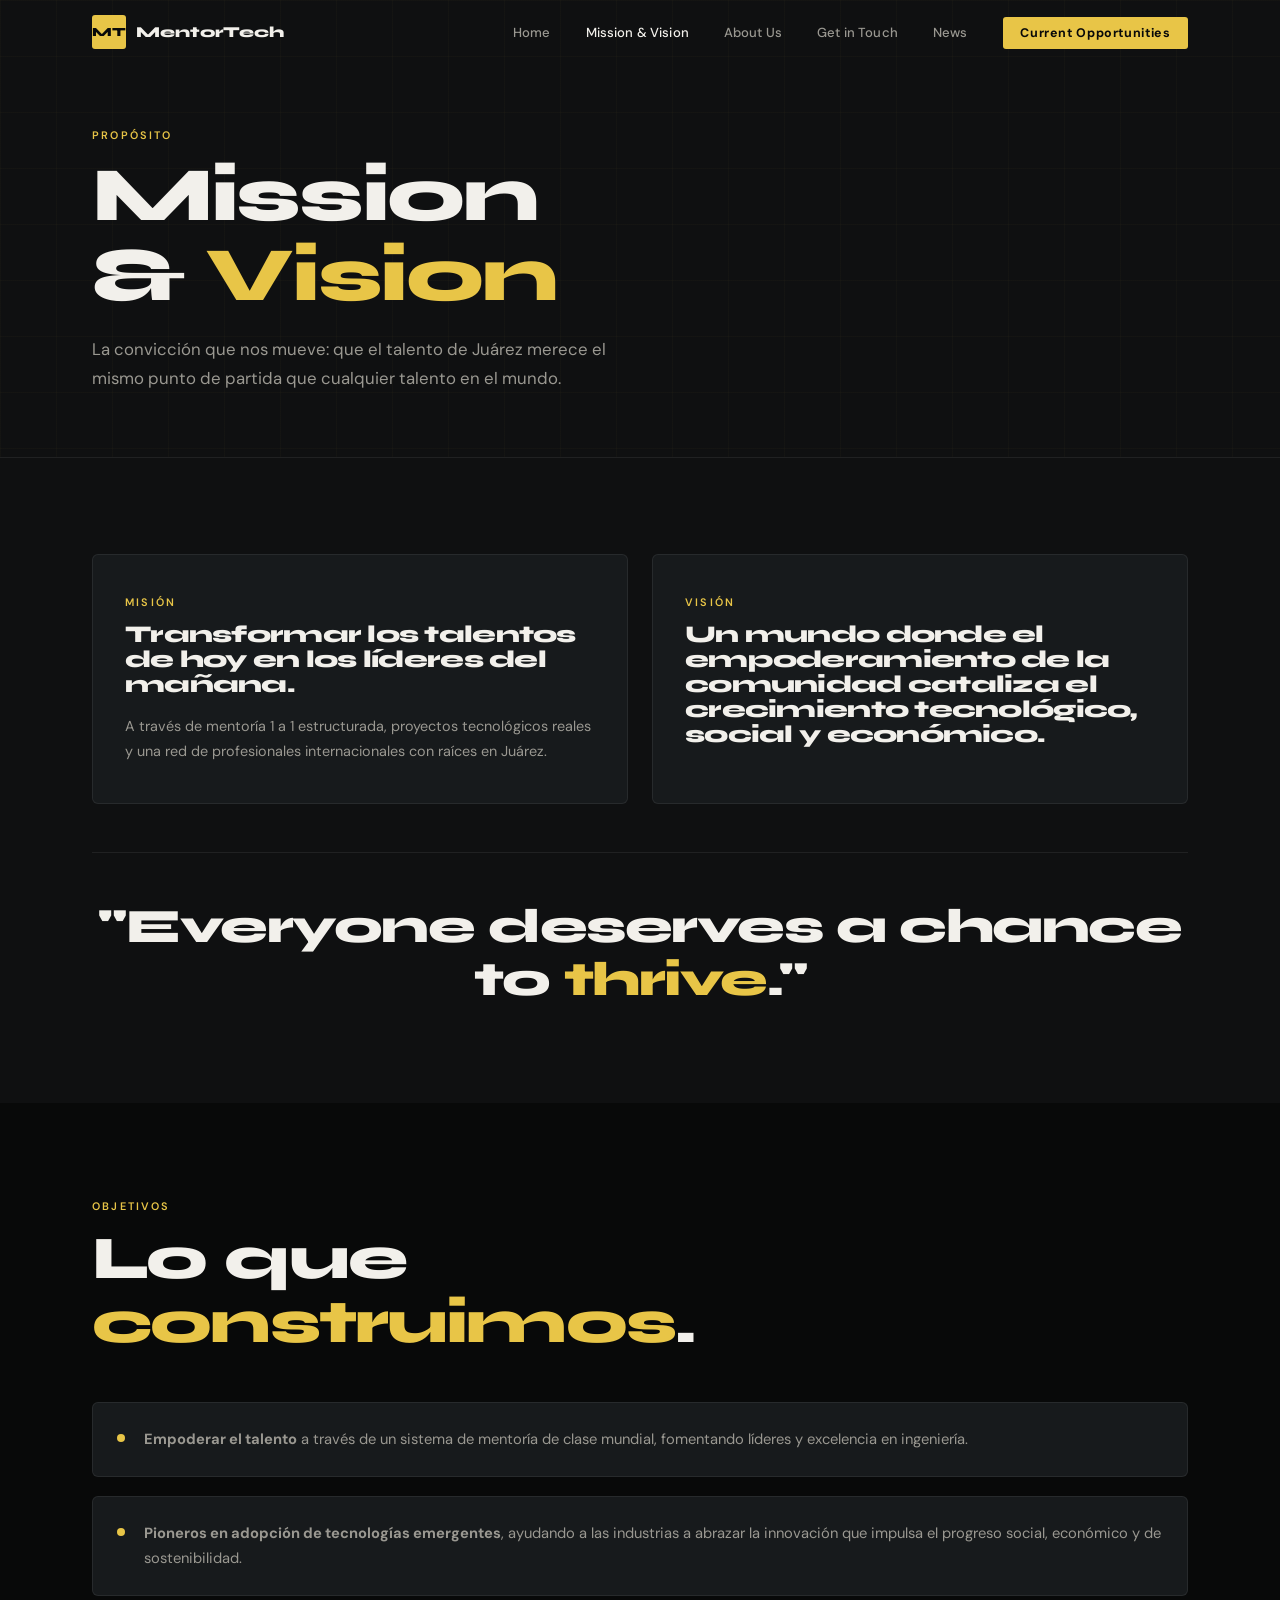
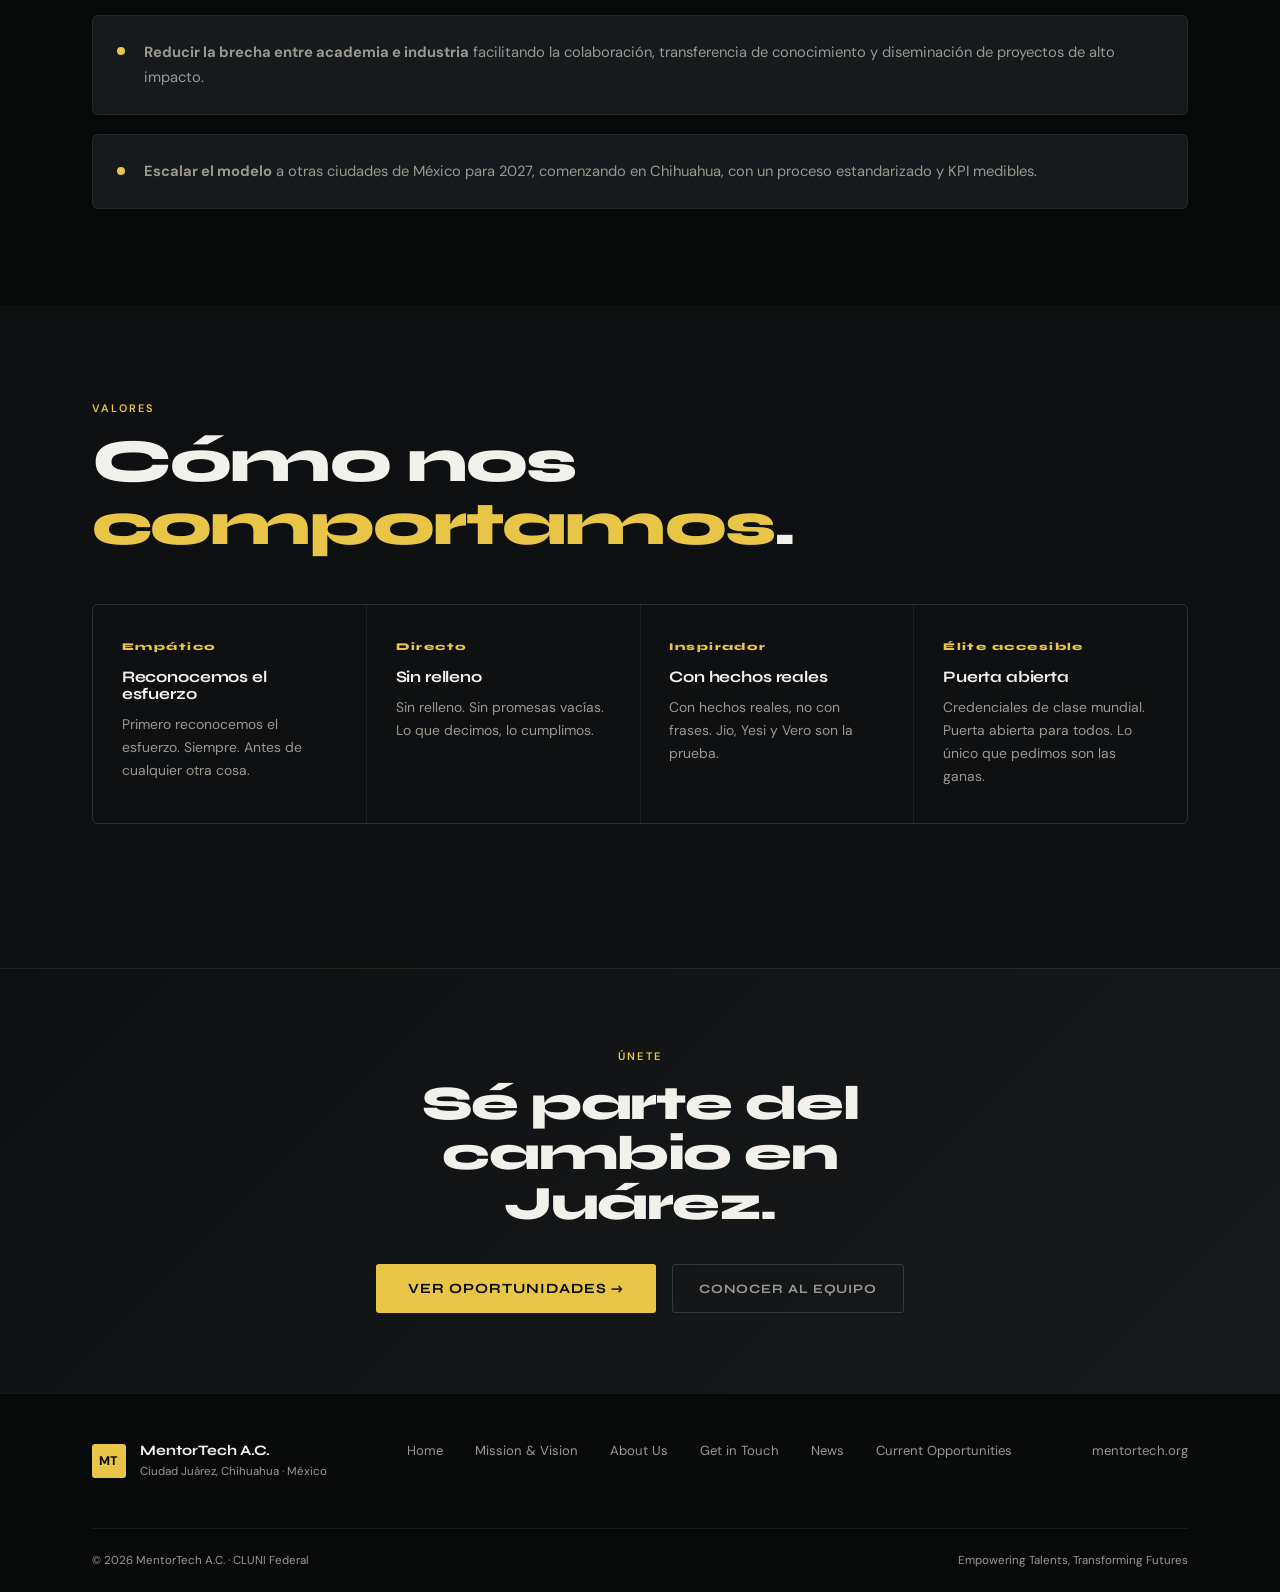
<file: mentortech-website/mentortech-website/pages/mission.html>
<!DOCTYPE html>
<html lang="es">
<head>
  <meta charset="UTF-8"><meta name="viewport" content="width=device-width,initial-scale=1">
  <title>Mission &amp; Vision · MentorTech A.C.</title>
  <link rel="preconnect" href="https://fonts.googleapis.com">
  <link rel="preconnect" href="https://fonts.gstatic.com" crossorigin>
  <link href="https://fonts.googleapis.com/css2?family=Syne:wght@400;600;700;800&family=DM+Sans:opsz,wght@9..40,300;9..40,400;9..40,500&display=swap" rel="stylesheet">
  <link rel="stylesheet" href="../css/style.css">
</head>
<body>

<nav id="navbar">
  <div class="nav-inner">
    <a href="../index.html" class="nav-logo">
      <span class="logo-mark">MT</span><span class="logo-text">MentorTech</span>
    </a>
    <button class="nav-toggle" id="navToggle" aria-label="Menú" aria-expanded="false">
      <span></span><span></span><span></span>
    </button>
    <ul class="nav-links" id="navLinks">
      <li><a href="../index.html">Home</a></li>
      <li><a href="mission.html" class="active">Mission &amp; Vision</a></li>
      <li><a href="about.html">About Us</a></li>
      <li><a href="contact.html">Get in Touch</a></li>
      <li><a href="news.html">News</a></li>
      <li><a href="opportunities.html" class="nav-cta">Current Opportunities</a></li>
    </ul>
  </div>
</nav>

<section class="page-hero">
  <div class="page-hero-bg"></div>
  <div class="container">
    <span class="section-label reveal">Propósito</span>
    <h1 class="reveal">Mission<br>&amp; <span class="accent">Vision</span></h1>
    <p class="reveal">La convicción que nos mueve: que el talento de Juárez merece el mismo punto de partida que cualquier talento en el mundo.</p>
  </div>
</section>

<!-- MISSION + VISION -->
<section class="section dark-bg">
  <div class="container">
    <div class="mv-cards">
      <div class="mv-card reveal">
        <span class="section-label">Misión</span>
        <h3>Transformar los talentos de hoy en los líderes del mañana.</h3>
        <p style="margin-top:1rem">A través de mentoría 1 a 1 estructurada, proyectos tecnológicos reales y una red de profesionales internacionales con raíces en Juárez.</p>
      </div>
      <div class="mv-card reveal">
        <span class="section-label">Visión</span>
        <h3>Un mundo donde el empoderamiento de la comunidad cataliza el crecimiento tecnológico, social y económico.</h3>
      </div>
    </div>

    <!-- Slogan -->
    <div class="reveal" style="border-top:1px solid var(--border);padding-top:3rem;text-align:center">
      <p style="font-family:'Syne',sans-serif;font-size:clamp(1.5rem,4vw,3rem);font-weight:800;letter-spacing:-.03em;line-height:1.1">
        "Everyone deserves a chance to <span class="accent">thrive</span>."
      </p>
    </div>
  </div>
</section>

<!-- GOALS -->
<section class="section">
  <div class="container">
    <span class="section-label reveal">Objetivos</span>
    <h2 class="section-title reveal">Lo que<br><em>construimos</em>.</h2>
    <div class="goals-list">
      <div class="goal-item reveal">
        <div class="goal-dot"></div>
        <div>
          <p><strong>Empoderar el talento</strong> a través de un sistema de mentoría de clase mundial, fomentando líderes y excelencia en ingeniería.</p>
        </div>
      </div>
      <div class="goal-item reveal">
        <div class="goal-dot"></div>
        <div>
          <p><strong>Pioneros en adopción de tecnologías emergentes</strong>, ayudando a las industrias a abrazar la innovación que impulsa el progreso social, económico y de sostenibilidad.</p>
        </div>
      </div>
      <div class="goal-item reveal">
        <div class="goal-dot"></div>
        <div>
          <p><strong>Reducir la brecha entre academia e industria</strong> facilitando la colaboración, transferencia de conocimiento y diseminación de proyectos de alto impacto.</p>
        </div>
      </div>
      <div class="goal-item reveal">
        <div class="goal-dot"></div>
        <div>
          <p><strong>Escalar el modelo</strong> a otras ciudades de México para 2027, comenzando en Chihuahua, con un proceso estandarizado y KPI medibles.</p>
        </div>
      </div>
    </div>
  </div>
</section>

<!-- VALUES -->
<section class="section dark-bg">
  <div class="container">
    <span class="section-label reveal">Valores</span>
    <h2 class="section-title reveal">Cómo nos <em>comportamos</em>.</h2>
    <div class="feat-grid" style="margin-top:3rem">
      <div class="feat reveal">
        <div class="feat-num">Empático</div>
        <h3>Reconocemos el esfuerzo</h3>
        <p>Primero reconocemos el esfuerzo. Siempre. Antes de cualquier otra cosa.</p>
      </div>
      <div class="feat reveal">
        <div class="feat-num">Directo</div>
        <h3>Sin relleno</h3>
        <p>Sin relleno. Sin promesas vacías. Lo que decimos, lo cumplimos.</p>
      </div>
      <div class="feat reveal">
        <div class="feat-num">Inspirador</div>
        <h3>Con hechos reales</h3>
        <p>Con hechos reales, no con frases. Jio, Yesi y Vero son la prueba.</p>
      </div>
      <div class="feat reveal">
        <div class="feat-num">Élite accesible</div>
        <h3>Puerta abierta</h3>
        <p>Credenciales de clase mundial. Puerta abierta para todos. Lo único que pedimos son las ganas.</p>
      </div>
    </div>
  </div>
</section>

<!-- CTA -->
<section class="cta-banner">
  <div class="container">
    <div class="cta-inner reveal">
      <span class="section-label">Únete</span>
      <h2>Sé parte del<br>cambio en Juárez.</h2>
      <div class="cta-actions">
        <a href="opportunities.html" class="btn btn-gold btn-lg">Ver oportunidades →</a>
        <a href="about.html" class="btn btn-outline">Conocer al equipo</a>
      </div>
    </div>
  </div>
</section>

<footer class="footer">
  <div class="container">
    <div class="footer-top">
      <div class="footer-brand"><span class="logo-mark">MT</span><div><strong>MentorTech A.C.</strong><small>Ciudad Juárez, Chihuahua · México</small></div></div>
      <nav class="footer-nav">
        <a href="../index.html">Home</a><a href="mission.html">Mission &amp; Vision</a><a href="about.html">About Us</a><a href="contact.html">Get in Touch</a><a href="news.html">News</a><a href="opportunities.html">Current Opportunities</a>
      </nav>
      <div class="footer-right"><a href="https://mentortech.org" target="_blank" rel="noopener">mentortech.org</a></div>
    </div>
    <div class="footer-bottom"><span>© 2026 MentorTech A.C. · CLUNI Federal</span><span>Empowering Talents, Transforming Futures</span></div>
  </div>
</footer>
<script src="../js/main.js"></script>
</body>
</html>
</file>
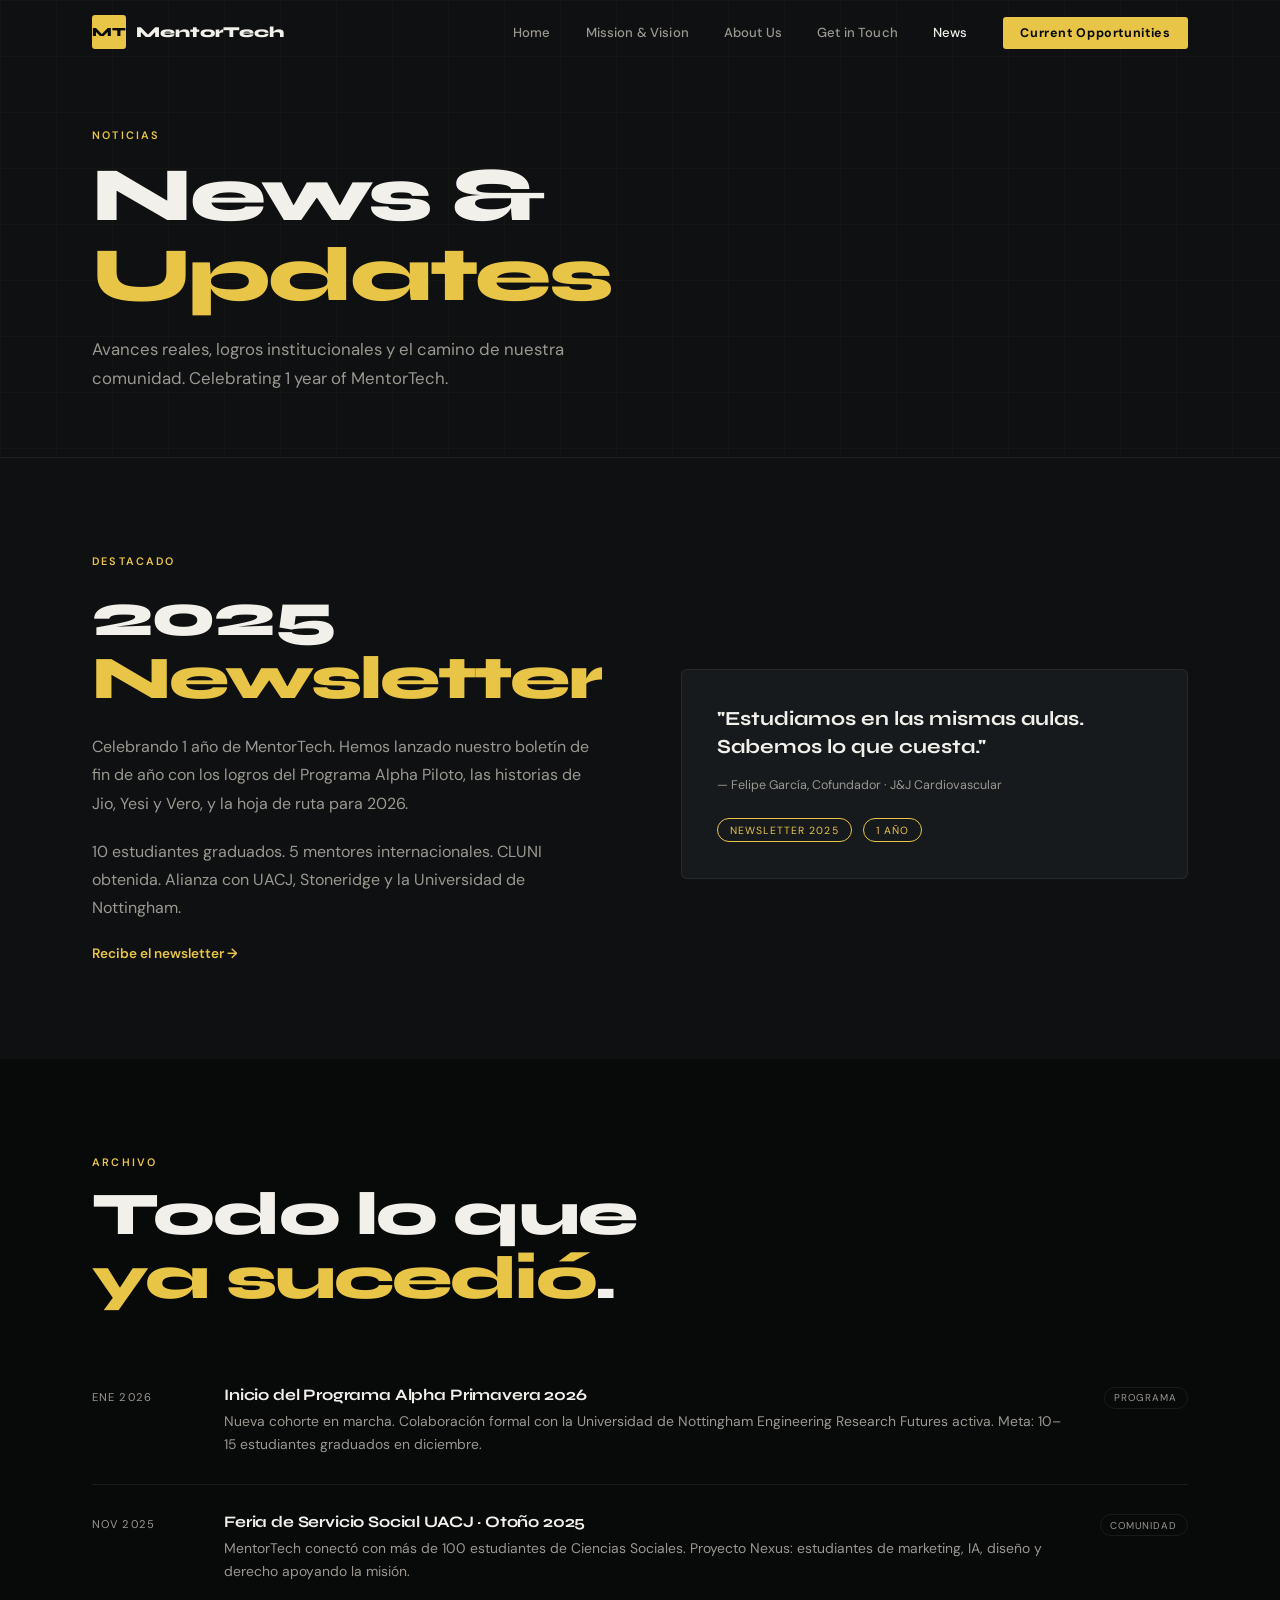
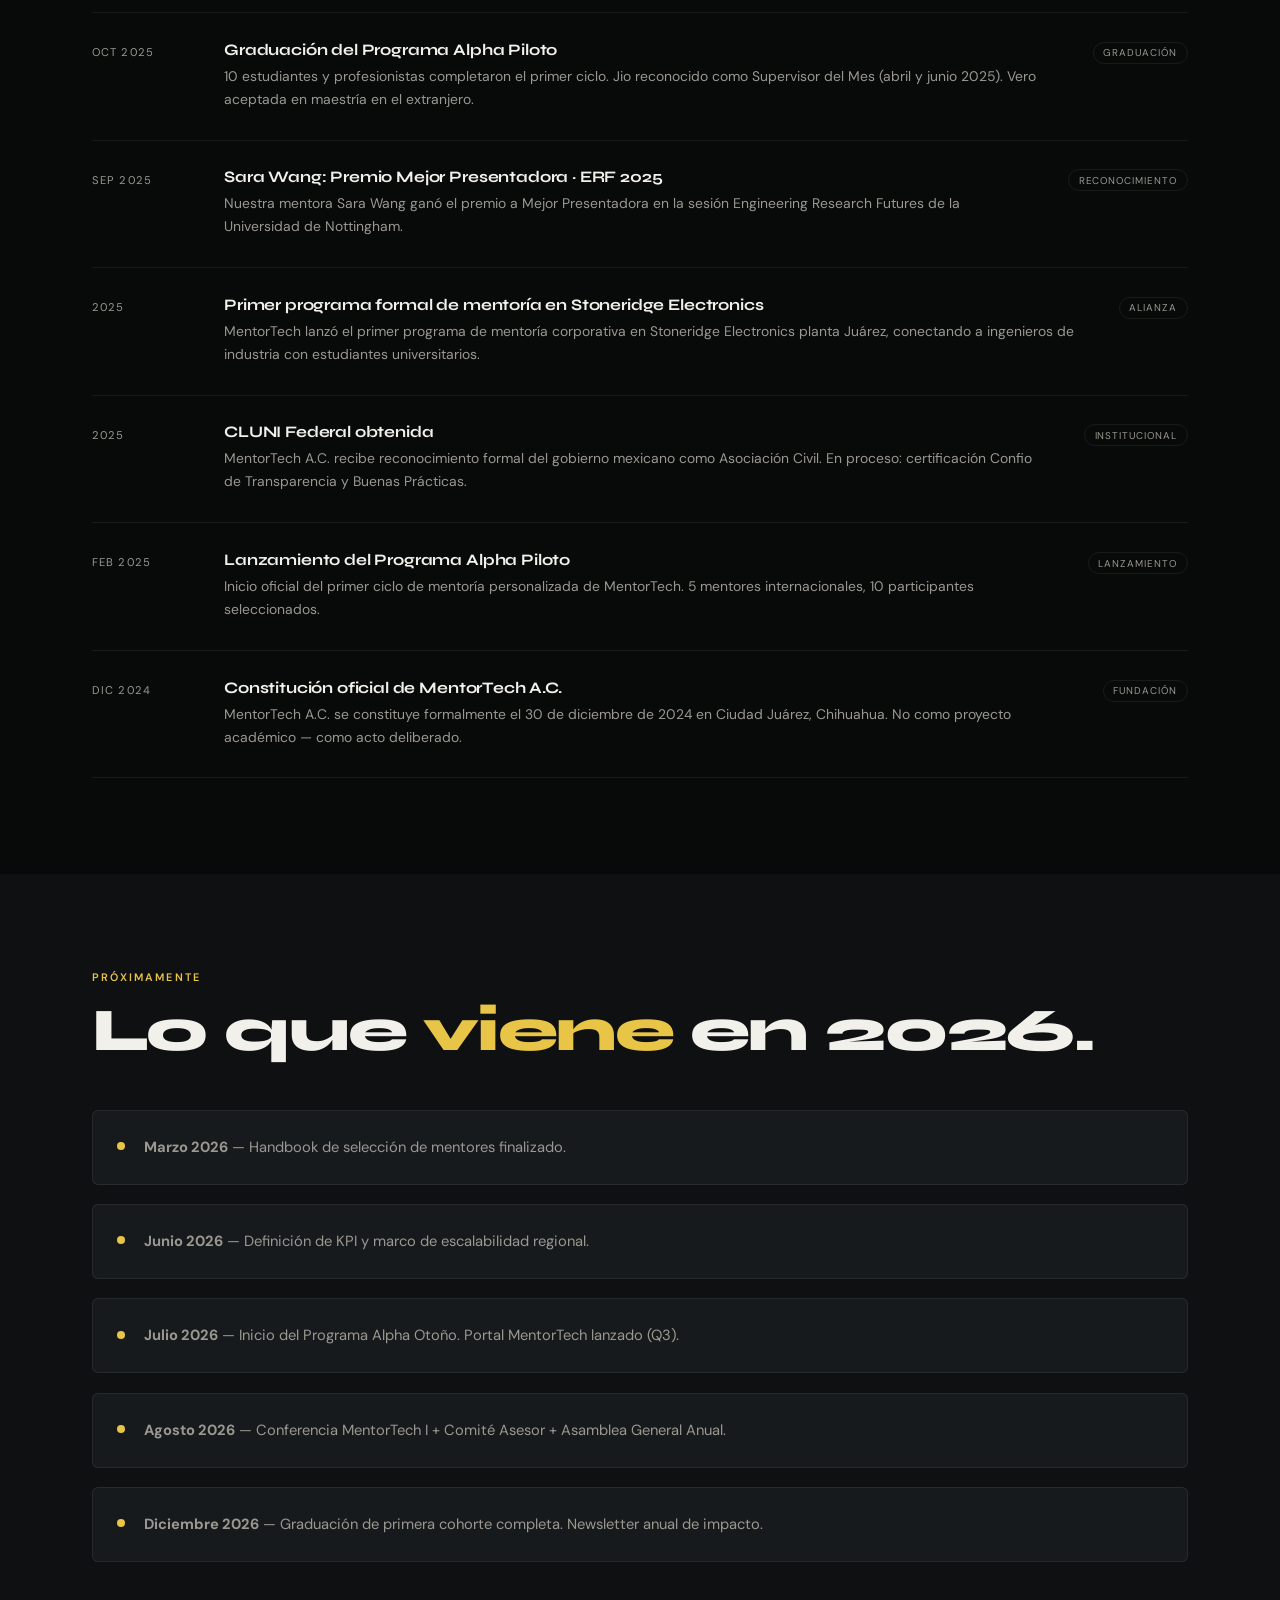
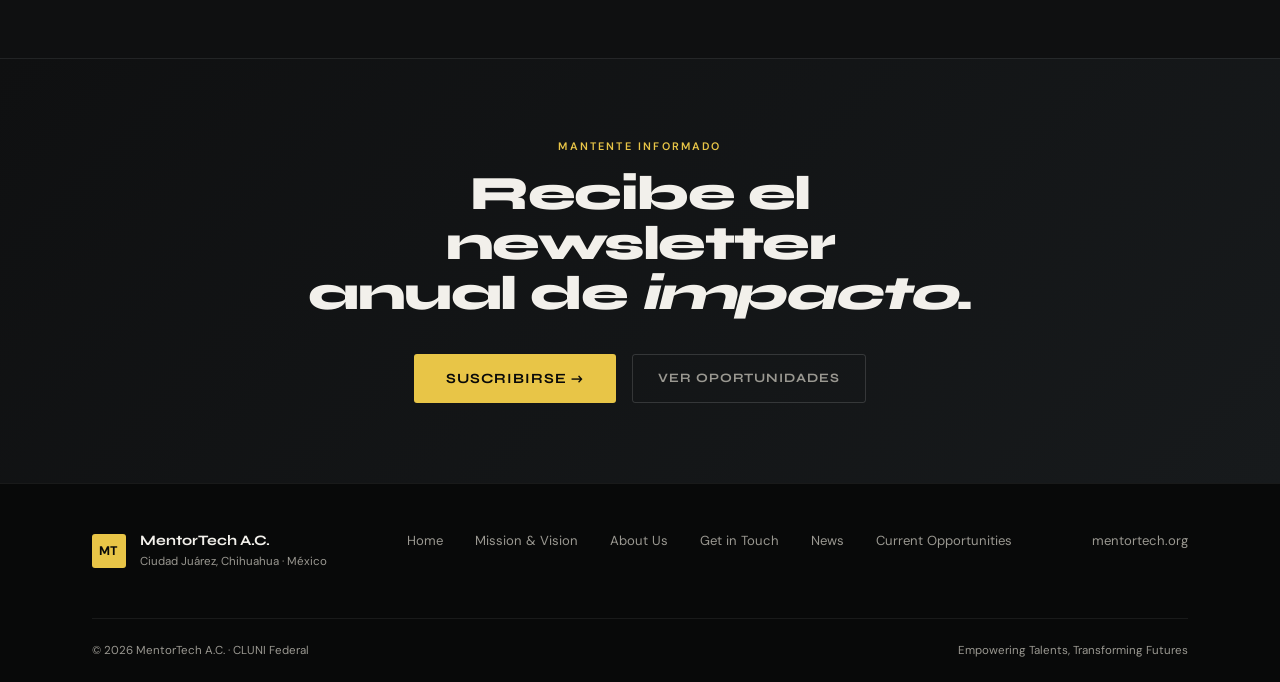
<file: mentortech-website/mentortech-website/pages/news.html>
<!DOCTYPE html>
<html lang="es">
<head>
  <meta charset="UTF-8"><meta name="viewport" content="width=device-width,initial-scale=1">
  <title>News · MentorTech A.C.</title>
  <link rel="preconnect" href="https://fonts.googleapis.com">
  <link rel="preconnect" href="https://fonts.gstatic.com" crossorigin>
  <link href="https://fonts.googleapis.com/css2?family=Syne:wght@400;600;700;800&family=DM+Sans:opsz,wght@9..40,300;9..40,400;9..40,500&display=swap" rel="stylesheet">
  <link rel="stylesheet" href="../css/style.css">
</head>
<body>

<nav id="navbar">
  <div class="nav-inner">
    <a href="../index.html" class="nav-logo"><span class="logo-mark">MT</span><span class="logo-text">MentorTech</span></a>
    <button class="nav-toggle" id="navToggle" aria-label="Menú" aria-expanded="false"><span></span><span></span><span></span></button>
    <ul class="nav-links" id="navLinks">
      <li><a href="../index.html">Home</a></li>
      <li><a href="mission.html">Mission &amp; Vision</a></li>
      <li><a href="about.html">About Us</a></li>
      <li><a href="contact.html">Get in Touch</a></li>
      <li><a href="news.html" class="active">News</a></li>
      <li><a href="opportunities.html" class="nav-cta">Current Opportunities</a></li>
    </ul>
  </div>
</nav>

<section class="page-hero">
  <div class="page-hero-bg"></div>
  <div class="container">
    <span class="section-label reveal">Noticias</span>
    <h1 class="reveal">News &amp;<br><span class="accent">Updates</span></h1>
    <p class="reveal">Avances reales, logros institucionales y el camino de nuestra comunidad. Celebrating 1 year of MentorTech.</p>
  </div>
</section>

<!-- FEATURED: 2025 NEWSLETTER -->
<section class="section dark-bg">
  <div class="container">
    <span class="section-label reveal">Destacado</span>
    <div class="grid-2" style="margin-top:1rem">
      <div>
        <h2 class="section-title reveal">2025 <em>Newsletter</em></h2>
        <p class="body-text reveal">Celebrando 1 año de MentorTech. Hemos lanzado nuestro boletín de fin de año con los logros del Programa Alpha Piloto, las historias de Jio, Yesi y Vero, y la hoja de ruta para 2026.</p>
        <p class="body-text reveal">10 estudiantes graduados. 5 mentores internacionales. CLUNI obtenida. Alianza con UACJ, Stoneridge y la Universidad de Nottingham.</p>
        <a href="contact.html" class="link-arrow reveal">Recibe el newsletter →</a>
      </div>
      <div class="quote-card reveal">
        <blockquote>"Estudiamos en las mismas aulas. Sabemos lo que cuesta."</blockquote>
        <cite>— Felipe García, Cofundador · J&amp;J Cardiovascular</cite>
        <div class="badge-row">
          <span class="badge">Newsletter 2025</span>
          <span class="badge">1 año</span>
        </div>
      </div>
    </div>
  </div>
</section>

<!-- NEWS LIST -->
<section class="section">
  <div class="container">
    <span class="section-label reveal">Archivo</span>
    <h2 class="section-title reveal">Todo lo que<br><em>ya sucedió</em>.</h2>
    <div class="news-list" style="margin-top:3rem">

      <div class="news-row reveal">
        <div class="news-date">Ene 2026</div>
        <div>
          <h3>Inicio del Programa Alpha Primavera 2026</h3>
          <p>Nueva cohorte en marcha. Colaboración formal con la Universidad de Nottingham Engineering Research Futures activa. Meta: 10–15 estudiantes graduados en diciembre.</p>
        </div>
        <span class="news-tag">Programa</span>
      </div>

      <div class="news-row reveal">
        <div class="news-date">Nov 2025</div>
        <div>
          <h3>Feria de Servicio Social UACJ · Otoño 2025</h3>
          <p>MentorTech conectó con más de 100 estudiantes de Ciencias Sociales. Proyecto Nexus: estudiantes de marketing, IA, diseño y derecho apoyando la misión.</p>
        </div>
        <span class="news-tag">Comunidad</span>
      </div>

      <div class="news-row reveal">
        <div class="news-date">Oct 2025</div>
        <div>
          <h3>Graduación del Programa Alpha Piloto</h3>
          <p>10 estudiantes y profesionistas completaron el primer ciclo. Jio reconocido como Supervisor del Mes (abril y junio 2025). Vero aceptada en maestría en el extranjero.</p>
        </div>
        <span class="news-tag">Graduación</span>
      </div>

      <div class="news-row reveal">
        <div class="news-date">Sep 2025</div>
        <div>
          <h3>Sara Wang: Premio Mejor Presentadora · ERF 2025</h3>
          <p>Nuestra mentora Sara Wang ganó el premio a Mejor Presentadora en la sesión Engineering Research Futures de la Universidad de Nottingham.</p>
        </div>
        <span class="news-tag">Reconocimiento</span>
      </div>

      <div class="news-row reveal">
        <div class="news-date">2025</div>
        <div>
          <h3>Primer programa formal de mentoría en Stoneridge Electronics</h3>
          <p>MentorTech lanzó el primer programa de mentoría corporativa en Stoneridge Electronics planta Juárez, conectando a ingenieros de industria con estudiantes universitarios.</p>
        </div>
        <span class="news-tag">Alianza</span>
      </div>

      <div class="news-row reveal">
        <div class="news-date">2025</div>
        <div>
          <h3>CLUNI Federal obtenida</h3>
          <p>MentorTech A.C. recibe reconocimiento formal del gobierno mexicano como Asociación Civil. En proceso: certificación Confio de Transparencia y Buenas Prácticas.</p>
        </div>
        <span class="news-tag">Institucional</span>
      </div>

      <div class="news-row reveal">
        <div class="news-date">Feb 2025</div>
        <div>
          <h3>Lanzamiento del Programa Alpha Piloto</h3>
          <p>Inicio oficial del primer ciclo de mentoría personalizada de MentorTech. 5 mentores internacionales, 10 participantes seleccionados.</p>
        </div>
        <span class="news-tag">Lanzamiento</span>
      </div>

      <div class="news-row reveal">
        <div class="news-date">Dic 2024</div>
        <div>
          <h3>Constitución oficial de MentorTech A.C.</h3>
          <p>MentorTech A.C. se constituye formalmente el 30 de diciembre de 2024 en Ciudad Juárez, Chihuahua. No como proyecto académico — como acto deliberado.</p>
        </div>
        <span class="news-tag">Fundación</span>
      </div>

    </div>
  </div>
</section>

<!-- UPCOMING -->
<section class="section dark-bg">
  <div class="container">
    <span class="section-label reveal">Próximamente</span>
    <h2 class="section-title reveal">Lo que <em>viene</em> en 2026.</h2>
    <div class="goals-list" style="margin-top:3rem">
      <div class="goal-item reveal"><div class="goal-dot"></div><div><p><strong>Marzo 2026</strong> — Handbook de selección de mentores finalizado.</p></div></div>
      <div class="goal-item reveal"><div class="goal-dot"></div><div><p><strong>Junio 2026</strong> — Definición de KPI y marco de escalabilidad regional.</p></div></div>
      <div class="goal-item reveal"><div class="goal-dot"></div><div><p><strong>Julio 2026</strong> — Inicio del Programa Alpha Otoño. Portal MentorTech lanzado (Q3).</p></div></div>
      <div class="goal-item reveal"><div class="goal-dot"></div><div><p><strong>Agosto 2026</strong> — Conferencia MentorTech I + Comité Asesor + Asamblea General Anual.</p></div></div>
      <div class="goal-item reveal"><div class="goal-dot"></div><div><p><strong>Diciembre 2026</strong> — Graduación de primera cohorte completa. Newsletter anual de impacto.</p></div></div>
    </div>
  </div>
</section>

<!-- CTA -->
<section class="cta-banner">
  <div class="container">
    <div class="cta-inner reveal">
      <span class="section-label">Mantente informado</span>
      <h2>Recibe el newsletter<br>anual de <em>impacto</em>.</h2>
      <div class="cta-actions">
        <a href="contact.html" class="btn btn-gold btn-lg">Suscribirse →</a>
        <a href="opportunities.html" class="btn btn-outline">Ver oportunidades</a>
      </div>
    </div>
  </div>
</section>

<footer class="footer">
  <div class="container">
    <div class="footer-top">
      <div class="footer-brand"><span class="logo-mark">MT</span><div><strong>MentorTech A.C.</strong><small>Ciudad Juárez, Chihuahua · México</small></div></div>
      <nav class="footer-nav"><a href="../index.html">Home</a><a href="mission.html">Mission &amp; Vision</a><a href="about.html">About Us</a><a href="contact.html">Get in Touch</a><a href="news.html">News</a><a href="opportunities.html">Current Opportunities</a></nav>
      <div class="footer-right"><a href="https://mentortech.org" target="_blank" rel="noopener">mentortech.org</a></div>
    </div>
    <div class="footer-bottom"><span>© 2026 MentorTech A.C. · CLUNI Federal</span><span>Empowering Talents, Transforming Futures</span></div>
  </div>
</footer>
<script src="../js/main.js"></script>
</body>
</html>
</file>
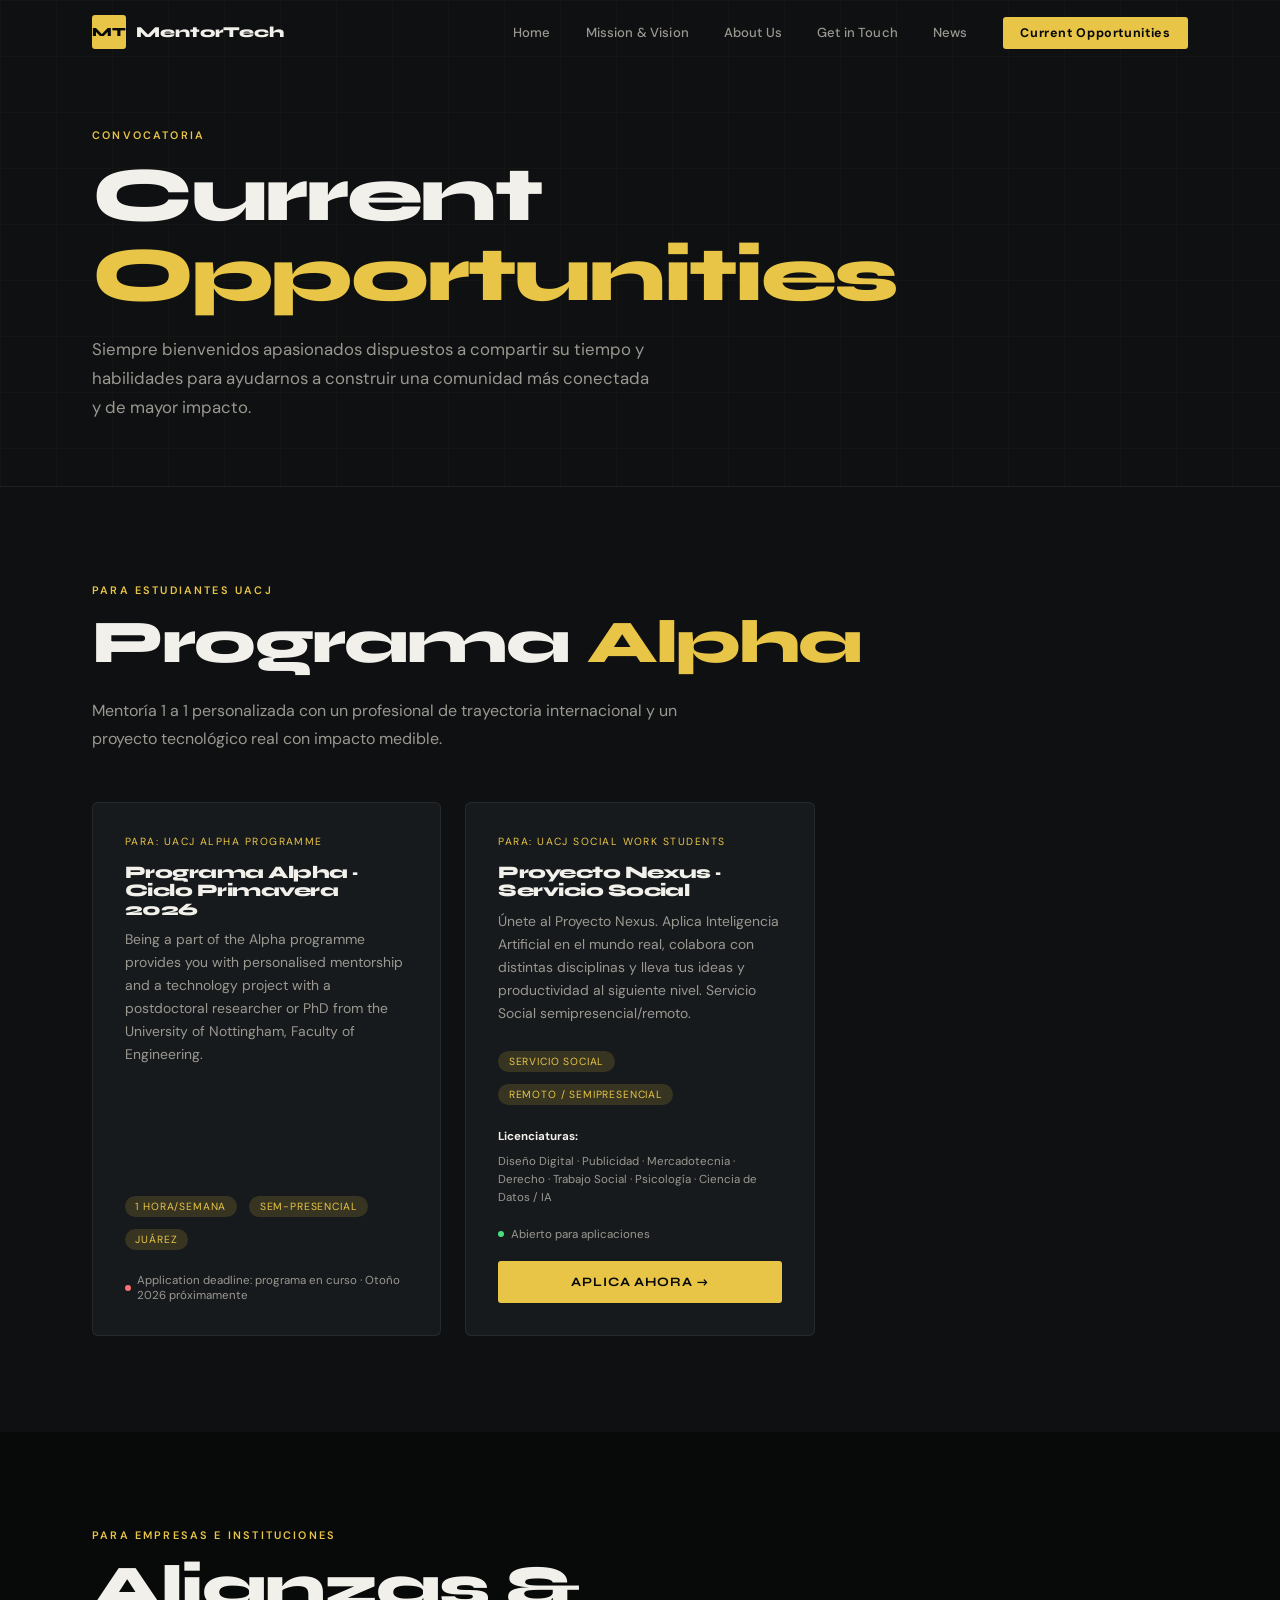
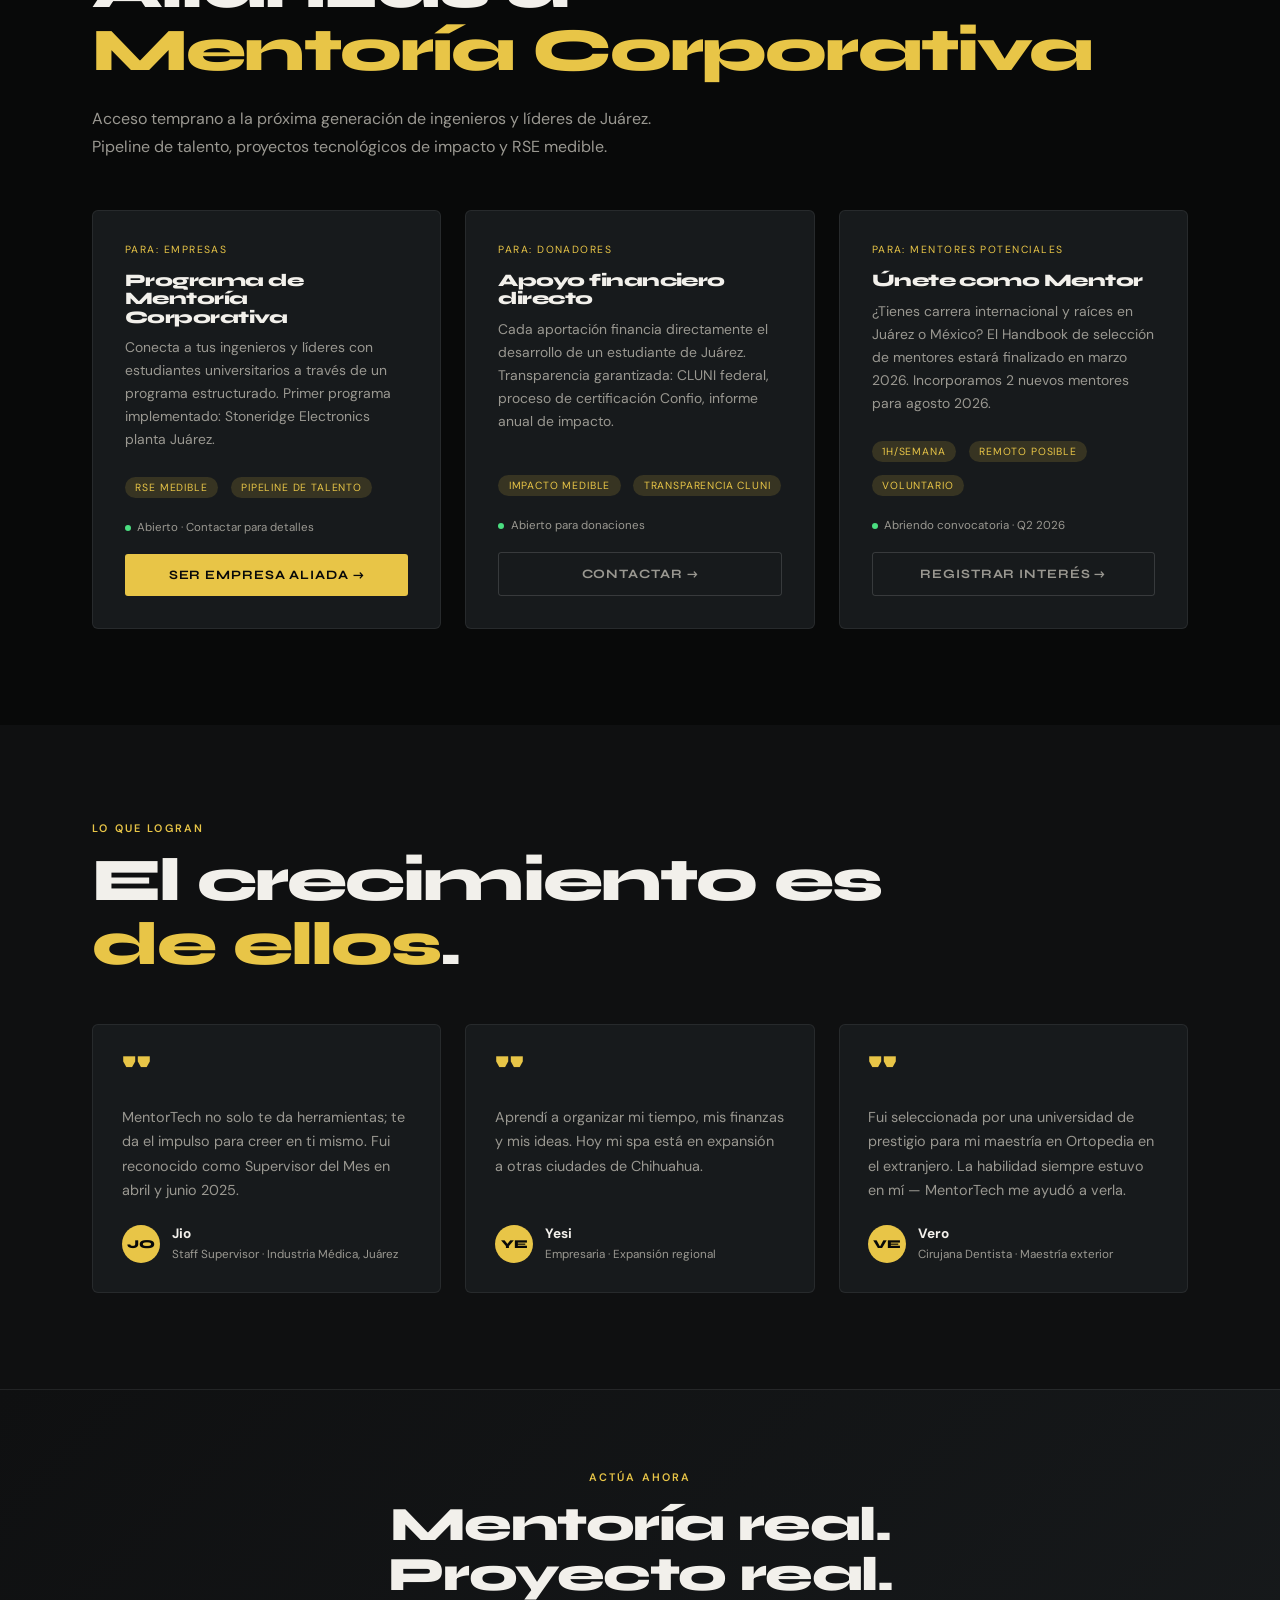
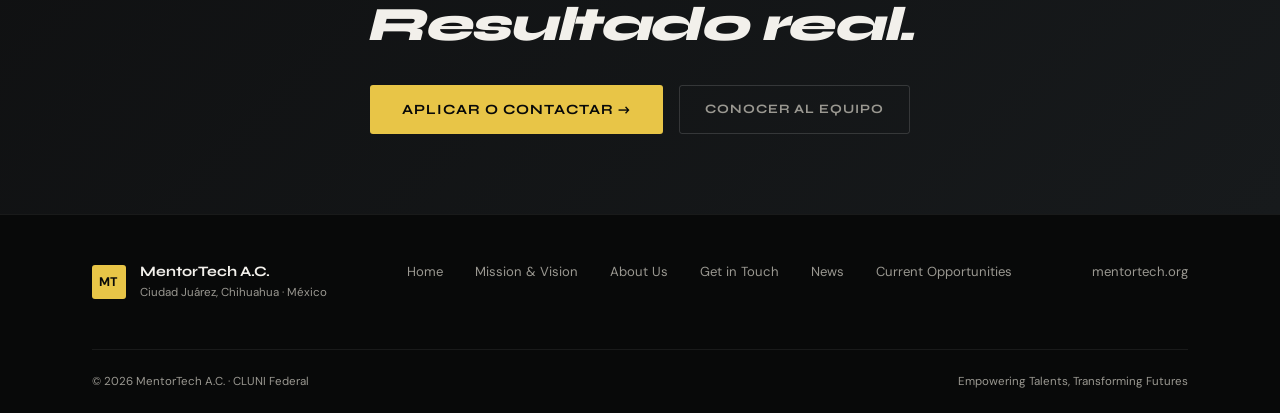
<file: mentortech-website/mentortech-website/pages/opportunities.html>
<!DOCTYPE html>
<html lang="es">
<head>
  <meta charset="UTF-8"><meta name="viewport" content="width=device-width,initial-scale=1">
  <title>Current Opportunities · MentorTech A.C.</title>
  <link rel="preconnect" href="https://fonts.googleapis.com">
  <link rel="preconnect" href="https://fonts.gstatic.com" crossorigin>
  <link href="https://fonts.googleapis.com/css2?family=Syne:wght@400;600;700;800&family=DM+Sans:opsz,wght@9..40,300;9..40,400;9..40,500&display=swap" rel="stylesheet">
  <link rel="stylesheet" href="../css/style.css">
</head>
<body>

<nav id="navbar">
  <div class="nav-inner">
    <a href="../index.html" class="nav-logo"><span class="logo-mark">MT</span><span class="logo-text">MentorTech</span></a>
    <button class="nav-toggle" id="navToggle" aria-label="Menú" aria-expanded="false"><span></span><span></span><span></span></button>
    <ul class="nav-links" id="navLinks">
      <li><a href="../index.html">Home</a></li>
      <li><a href="mission.html">Mission &amp; Vision</a></li>
      <li><a href="about.html">About Us</a></li>
      <li><a href="contact.html">Get in Touch</a></li>
      <li><a href="news.html">News</a></li>
      <li><a href="opportunities.html" class="active nav-cta">Current Opportunities</a></li>
    </ul>
  </div>
</nav>

<section class="page-hero">
  <div class="page-hero-bg"></div>
  <div class="container">
    <span class="section-label reveal">Convocatoria</span>
    <h1 class="reveal">Current<br><span class="accent">Opportunities</span></h1>
    <p class="reveal">Siempre bienvenidos apasionados dispuestos a compartir su tiempo y habilidades para ayudarnos a construir una comunidad más conectada y de mayor impacto.</p>
  </div>
</section>

<!-- OPPORTUNITIES GRID -->
<section class="section dark-bg">
  <div class="container">
    <span class="section-label reveal">Para estudiantes UACJ</span>
    <h2 class="section-title reveal">Programa <em>Alpha</em></h2>
    <p class="body-text reveal" style="max-width:600px">Mentoría 1 a 1 personalizada con un profesional de trayectoria internacional y un proyecto tecnológico real con impacto medible.</p>
    <div class="opp-grid" style="margin-top:3rem">

      <div class="opp-card reveal">
        <div class="opp-type">Para: UACJ Alpha Programme</div>
        <h3>Programa Alpha · Ciclo Primavera 2026</h3>
        <p>Being a part of the Alpha programme provides you with personalised mentorship and a technology project with a postdoctoral researcher or PhD from the University of Nottingham, Faculty of Engineering.</p>
        <div class="opp-meta">
          <span class="opp-pill">1 hora/semana</span>
          <span class="opp-pill">Sem-presencial</span>
          <span class="opp-pill">Juárez</span>
        </div>
        <span class="opp-status closed">Application deadline: programa en curso · Otoño 2026 próximamente</span>
      </div>

      <div class="opp-card reveal">
        <div class="opp-type">Para: UACJ Social Work Students</div>
        <h3>Proyecto Nexus · Servicio Social</h3>
        <p>Únete al Proyecto Nexus. Aplica Inteligencia Artificial en el mundo real, colabora con distintas disciplinas y lleva tus ideas y productividad al siguiente nivel. Servicio Social semipresencial/remoto.</p>
        <div class="opp-meta">
          <span class="opp-pill">Servicio Social</span>
          <span class="opp-pill">Remoto / Semipresencial</span>
        </div>
        <div style="font-size:.72rem;color:var(--white-dim);margin-bottom:1.2rem;line-height:1.6">
          <strong style="color:var(--white);display:block;margin-bottom:.4rem">Licenciaturas:</strong>
          Diseño Digital · Publicidad · Mercadotecnia · Derecho · Trabajo Social · Psicología · Ciencia de Datos / IA
        </div>
        <span class="opp-status open">Abierto para aplicaciones</span>
        <a href="contact.html" class="btn btn-gold" style="margin-top:1.2rem;width:100%;justify-content:center">Aplica Ahora →</a>
      </div>

    </div>
  </div>
</section>

<!-- COMPANIES / ALLIES -->
<section class="section">
  <div class="container">
    <span class="section-label reveal">Para empresas e instituciones</span>
    <h2 class="section-title reveal">Alianzas &amp;<br><em>Mentoría Corporativa</em></h2>
    <p class="body-text reveal" style="max-width:600px">Acceso temprano a la próxima generación de ingenieros y líderes de Juárez. Pipeline de talento, proyectos tecnológicos de impacto y RSE medible.</p>
    <div class="opp-grid" style="margin-top:3rem">

      <div class="opp-card reveal">
        <div class="opp-type">Para: Empresas</div>
        <h3>Programa de Mentoría Corporativa</h3>
        <p>Conecta a tus ingenieros y líderes con estudiantes universitarios a través de un programa estructurado. Primer programa implementado: Stoneridge Electronics planta Juárez.</p>
        <div class="opp-meta">
          <span class="opp-pill">RSE medible</span>
          <span class="opp-pill">Pipeline de talento</span>
        </div>
        <span class="opp-status open">Abierto · Contactar para detalles</span>
        <a href="contact.html" class="btn btn-gold" style="margin-top:1.2rem;width:100%;justify-content:center">Ser empresa aliada →</a>
      </div>

      <div class="opp-card reveal">
        <div class="opp-type">Para: Donadores</div>
        <h3>Apoyo financiero directo</h3>
        <p>Cada aportación financia directamente el desarrollo de un estudiante de Juárez. Transparencia garantizada: CLUNI federal, proceso de certificación Confio, informe anual de impacto.</p>
        <div class="opp-meta">
          <span class="opp-pill">Impacto medible</span>
          <span class="opp-pill">Transparencia CLUNI</span>
        </div>
        <span class="opp-status open">Abierto para donaciones</span>
        <a href="contact.html" class="btn btn-outline" style="margin-top:1.2rem;width:100%;justify-content:center">Contactar →</a>
      </div>

      <div class="opp-card reveal">
        <div class="opp-type">Para: Mentores potenciales</div>
        <h3>Únete como Mentor</h3>
        <p>¿Tienes carrera internacional y raíces en Juárez o México? El Handbook de selección de mentores estará finalizado en marzo 2026. Incorporamos 2 nuevos mentores para agosto 2026.</p>
        <div class="opp-meta">
          <span class="opp-pill">1h/semana</span>
          <span class="opp-pill">Remoto posible</span>
          <span class="opp-pill">Voluntario</span>
        </div>
        <span class="opp-status open">Abriendo convocatoria · Q2 2026</span>
        <a href="contact.html" class="btn btn-outline" style="margin-top:1.2rem;width:100%;justify-content:center">Registrar interés →</a>
      </div>

    </div>
  </div>
</section>

<!-- SUCCESS STORIES -->
<section class="section dark-bg">
  <div class="container">
    <span class="section-label reveal">Lo que logran</span>
    <h2 class="section-title reveal">El crecimiento es<br><em>de ellos</em>.</h2>
    <div class="t-grid" style="margin-top:3rem">
      <div class="t-card reveal">
        <div class="t-q">"</div>
        <p>MentorTech no solo te da herramientas; te da el impulso para creer en ti mismo. Fui reconocido como Supervisor del Mes en abril y junio 2025.</p>
        <div class="t-author">
          <div class="t-init">JO</div>
          <div><strong>Jio</strong><span>Staff Supervisor · Industria Médica, Juárez</span></div>
        </div>
      </div>
      <div class="t-card reveal">
        <div class="t-q">"</div>
        <p>Aprendí a organizar mi tiempo, mis finanzas y mis ideas. Hoy mi spa está en expansión a otras ciudades de Chihuahua.</p>
        <div class="t-author">
          <div class="t-init">YE</div>
          <div><strong>Yesi</strong><span>Empresaria · Expansión regional</span></div>
        </div>
      </div>
      <div class="t-card reveal">
        <div class="t-q">"</div>
        <p>Fui seleccionada por una universidad de prestigio para mi maestría en Ortopedia en el extranjero. La habilidad siempre estuvo en mí — MentorTech me ayudó a verla.</p>
        <div class="t-author">
          <div class="t-init">VE</div>
          <div><strong>Vero</strong><span>Cirujana Dentista · Maestría exterior</span></div>
        </div>
      </div>
    </div>
  </div>
</section>

<!-- CTA -->
<section class="cta-banner">
  <div class="container">
    <div class="cta-inner reveal">
      <span class="section-label">Actúa ahora</span>
      <h2>Mentoría real.<br>Proyecto real. <em>Resultado real.</em></h2>
      <div class="cta-actions">
        <a href="contact.html" class="btn btn-gold btn-lg">Aplicar o contactar →</a>
        <a href="about.html" class="btn btn-outline">Conocer al equipo</a>
      </div>
    </div>
  </div>
</section>

<footer class="footer">
  <div class="container">
    <div class="footer-top">
      <div class="footer-brand"><span class="logo-mark">MT</span><div><strong>MentorTech A.C.</strong><small>Ciudad Juárez, Chihuahua · México</small></div></div>
      <nav class="footer-nav"><a href="../index.html">Home</a><a href="mission.html">Mission &amp; Vision</a><a href="about.html">About Us</a><a href="contact.html">Get in Touch</a><a href="news.html">News</a><a href="opportunities.html">Current Opportunities</a></nav>
      <div class="footer-right"><a href="https://mentortech.org" target="_blank" rel="noopener">mentortech.org</a></div>
    </div>
    <div class="footer-bottom"><span>© 2026 MentorTech A.C. · CLUNI Federal</span><span>Empowering Talents, Transforming Futures</span></div>
  </div>
</footer>
<script src="../js/main.js"></script>
</body>
</html>
</file>
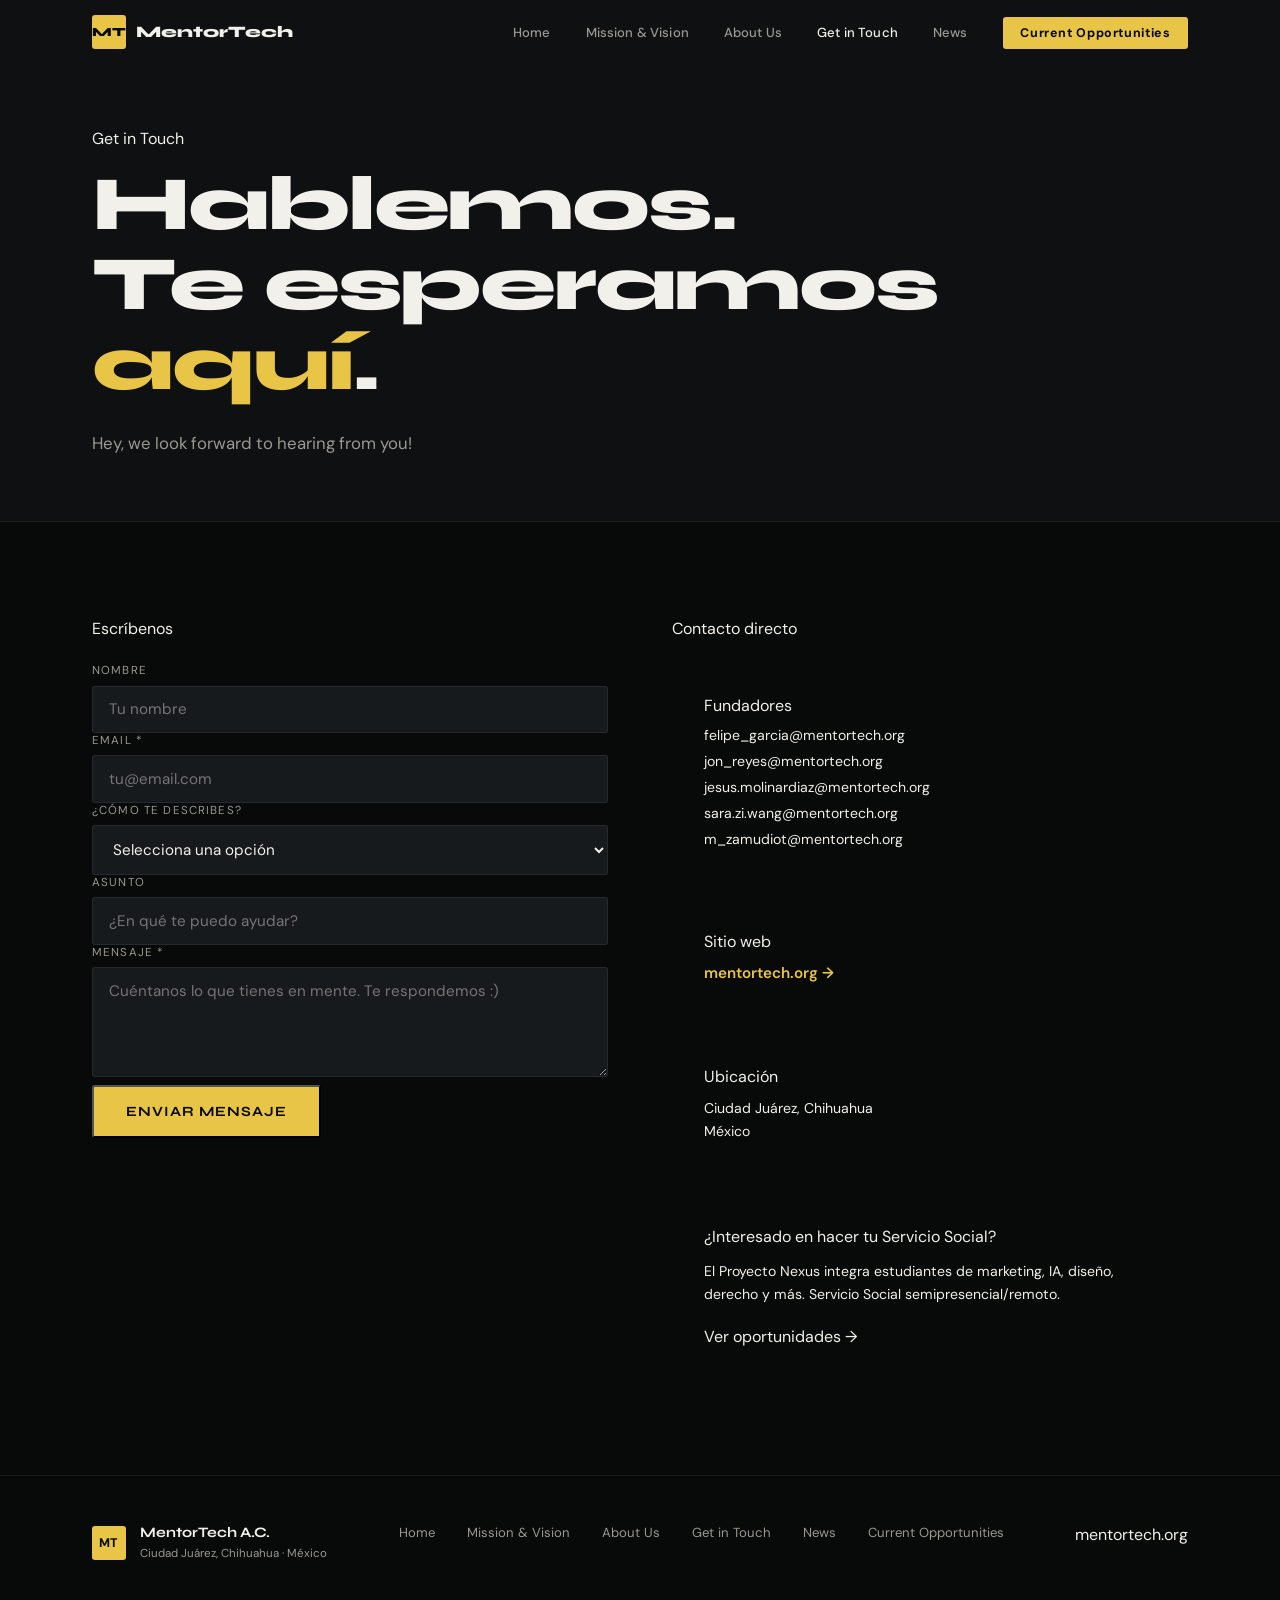
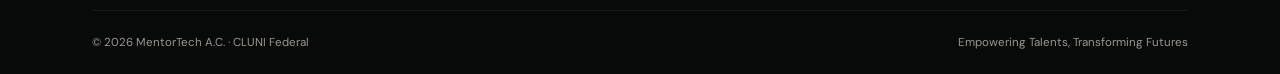
<file: mentortech-website/mentortech/pages/contacto.html>
<!DOCTYPE html>
<html lang="es">
<head>
  <meta charset="UTF-8"/><meta name="viewport" content="width=device-width,initial-scale=1.0"/>
  <title>Get in Touch · MentorTech A.C.</title>
  <link rel="preconnect" href="https://fonts.googleapis.com"/>
  <link rel="preconnect" href="https://fonts.gstatic.com" crossorigin/>
  <link href="https://fonts.googleapis.com/css2?family=Syne:wght@400;600;700;800&family=DM+Sans:opsz,wght@9..40,300;9..40,400;9..40,500&display=swap" rel="stylesheet"/>
  <link rel="stylesheet" href="../css/style.css"/>
</head>
<body>

<nav id="navbar">
  <div class="nav-inner">
    <a href="../index.html" class="nav-logo"><span class="logo-mark">MT</span><span class="logo-word">MentorTech</span></a>
    <button class="nav-toggle" id="navToggle" aria-label="Menú" aria-expanded="false"><span></span><span></span><span></span></button>
    <ul class="nav-links" id="navLinks">
      <li><a href="../index.html">Home</a></li>
      <li><a href="mision.html">Mission &amp; Vision</a></li>
      <li><a href="nosotros.html">About Us</a></li>
      <li><a href="contacto.html" class="active">Get in Touch</a></li>
      <li><a href="noticias.html">News</a></li>
      <li><a href="oportunidades.html" class="nav-cta">Current Opportunities</a></li>
    </ul>
  </div>
</nav>

<section class="page-hero">
  <div class="container">
    <div class="label reveal">Get in Touch</div>
    <h1 class="display-md reveal" style="margin-top:1rem;margin-bottom:1.5rem">
      Hablemos.<br>Te esperamos <span class="accent">aquí</span>.
    </h1>
    <p class="body-lg reveal">Hey, we look forward to hearing from you!</p>
  </div>
</section>

<section class="section">
  <div class="container">
    <div style="display:grid;grid-template-columns:1fr 1fr;gap:clamp(2rem,5vw,6rem)">

      <!-- FORM -->
      <div>
        <div class="label reveal" style="margin-bottom:1.5rem">Escríbenos</div>
        <form class="form-grid reveal" id="contactForm" action="https://formspree.io/f/your-form-id" method="POST">
          <div class="form-row">
            <div class="field">
              <label for="nombre">Nombre</label>
              <input type="text" id="nombre" name="nombre" placeholder="Tu nombre" required/>
            </div>
            <div class="field">
              <label for="email">Email *</label>
              <input type="email" id="email" name="email" placeholder="tu@email.com" required/>
            </div>
          </div>
          <div class="field">
            <label for="tipo">¿Cómo te describes?</label>
            <select id="tipo" name="tipo">
              <option value="">Selecciona una opción</option>
              <option value="estudiante">Estudiante universitario/a</option>
              <option value="profesionista">Profesionista</option>
              <option value="empresa">Empresa / Aliado potencial</option>
              <option value="donador">Donador / Apoyo financiero</option>
              <option value="mentor">Quiero ser mentor/a</option>
              <option value="otro">Otro</option>
            </select>
          </div>
          <div class="field">
            <label for="asunto">Asunto</label>
            <input type="text" id="asunto" name="asunto" placeholder="¿En qué te puedo ayudar?"/>
          </div>
          <div class="field">
            <label for="mensaje">Mensaje *</label>
            <textarea id="mensaje" name="mensaje" placeholder="Cuéntanos lo que tienes en mente. Te respondemos :)" required></textarea>
          </div>
          <button type="submit" class="btn btn-gold btn-lg" style="align-self:flex-start;margin-top:.5rem">
            Enviar mensaje
          </button>
          <p id="form-status" style="font-size:.82rem;color:var(--gold);display:none;margin-top:.5rem">¡Mensaje enviado! Te respondemos pronto.</p>
        </form>
      </div>

      <!-- CONTACT INFO -->
      <div data-stagger>
        <div class="label reveal" style="margin-bottom:1.5rem">Contacto directo</div>

        <div class="card reveal" style="margin-bottom:1.2rem;padding:2rem">
          <div class="label" style="margin-bottom:.6rem">Fundadores</div>
          <div style="display:flex;flex-direction:column;gap:.5rem;margin-top:.5rem">
            <a href="mailto:felipe_garcia@mentortech.org" style="font-size:.88rem;color:var(--muted2);transition:color .2s" onmouseover="this.style.color='var(--gold)'" onmouseout="this.style.color='var(--muted2)'">felipe_garcia@mentortech.org</a>
            <a href="mailto:jon_reyes@mentortech.org" style="font-size:.88rem;color:var(--muted2);transition:color .2s" onmouseover="this.style.color='var(--gold)'" onmouseout="this.style.color='var(--muted2)'">jon_reyes@mentortech.org</a>
            <a href="mailto:jesus.molinardiaz@mentortech.org" style="font-size:.88rem;color:var(--muted2);transition:color .2s" onmouseover="this.style.color='var(--gold)'" onmouseout="this.style.color='var(--muted2)'">jesus.molinardiaz@mentortech.org</a>
            <a href="mailto:sara.zi.wang@mentortech.org" style="font-size:.88rem;color:var(--muted2);transition:color .2s" onmouseover="this.style.color='var(--gold)'" onmouseout="this.style.color='var(--muted2)'">sara.zi.wang@mentortech.org</a>
            <a href="mailto:m_zamudiot@mentortech.org" style="font-size:.88rem;color:var(--muted2);transition:color .2s" onmouseover="this.style.color='var(--gold)'" onmouseout="this.style.color='var(--muted2)'">m_zamudiot@mentortech.org</a>
          </div>
        </div>

        <div class="card reveal" style="margin-bottom:1.2rem;padding:2rem">
          <div class="label" style="margin-bottom:.6rem">Sitio web</div>
          <a href="https://mentortech.org" target="_blank" style="font-size:.95rem;color:var(--gold);font-weight:600">mentortech.org →</a>
        </div>

        <div class="card reveal" style="margin-bottom:1.2rem;padding:2rem">
          <div class="label" style="margin-bottom:.6rem">Ubicación</div>
          <p style="font-size:.88rem;color:var(--muted2);line-height:1.65">Ciudad Juárez, Chihuahua<br>México</p>
        </div>

        <div class="card reveal" style="padding:2rem">
          <div class="label" style="margin-bottom:.8rem">¿Interesado en hacer tu Servicio Social?</div>
          <p style="font-size:.88rem;color:var(--muted2);line-height:1.65;margin-bottom:1.2rem">El Proyecto Nexus integra estudiantes de marketing, IA, diseño, derecho y más. Servicio Social semipresencial/remoto.</p>
          <a href="oportunidades.html" class="link-arr">Ver oportunidades →</a>
        </div>
      </div>
    </div>
  </div>
</section>

<footer class="footer">
  <div class="container">
    <div class="footer-top">
      <div class="footer-brand"><span class="logo-mark">MT</span><div class="footer-brand-text"><strong>MentorTech A.C.</strong><small>Ciudad Juárez, Chihuahua · México</small></div></div>
      <nav class="footer-nav"><a href="../index.html">Home</a><a href="mision.html">Mission &amp; Vision</a><a href="nosotros.html">About Us</a><a href="contacto.html">Get in Touch</a><a href="noticias.html">News</a><a href="oportunidades.html">Current Opportunities</a></nav>
      <div class="footer-contact"><a href="https://mentortech.org" target="_blank">mentortech.org</a></div>
    </div>
    <div class="footer-bottom"><span>© 2026 MentorTech A.C. · CLUNI Federal</span><span>Empowering Talents, Transforming Futures</span></div>
  </div>
</footer>

<script src="../js/main.js"></script>
<script>
  const form = document.getElementById('contactForm');
  if (form) {
    form.addEventListener('submit', async (e) => {
      e.preventDefault();
      const btn = form.querySelector('button[type="submit"]');
      const status = document.getElementById('form-status');
      btn.textContent = 'Enviando…';
      btn.disabled = true;
      try {
        const res = await fetch(form.action, {
          method: 'POST',
          body: new FormData(form),
          headers: { 'Accept': 'application/json' }
        });
        if (res.ok) {
          form.reset();
          status.style.display = 'block';
          btn.textContent = '¡Enviado!';
        } else {
          btn.textContent = 'Enviar mensaje';
          btn.disabled = false;
          alert('Hubo un error. Por favor escríbenos directamente a felipe_garcia@mentortech.org');
        }
      } catch {
        btn.textContent = 'Enviar mensaje';
        btn.disabled = false;
      }
    });
  }
</script>
</body>
</html>
</file>
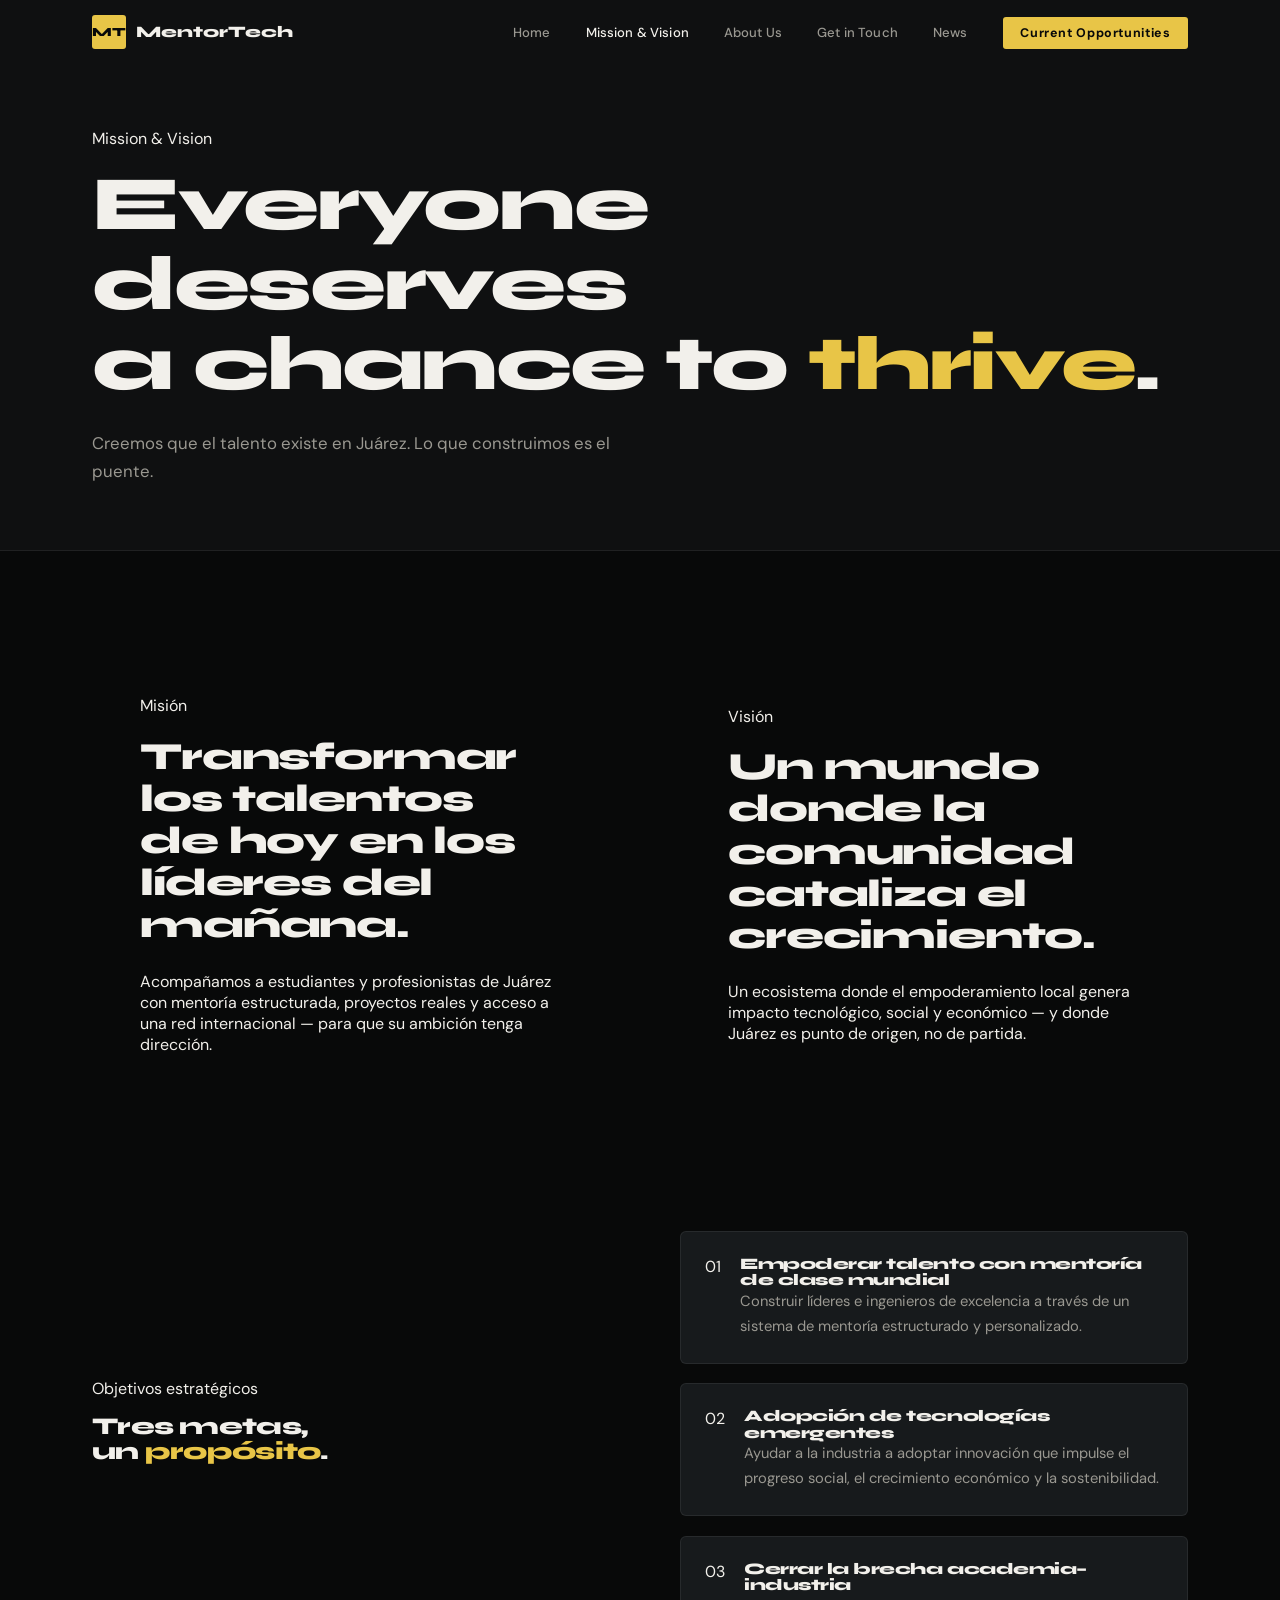
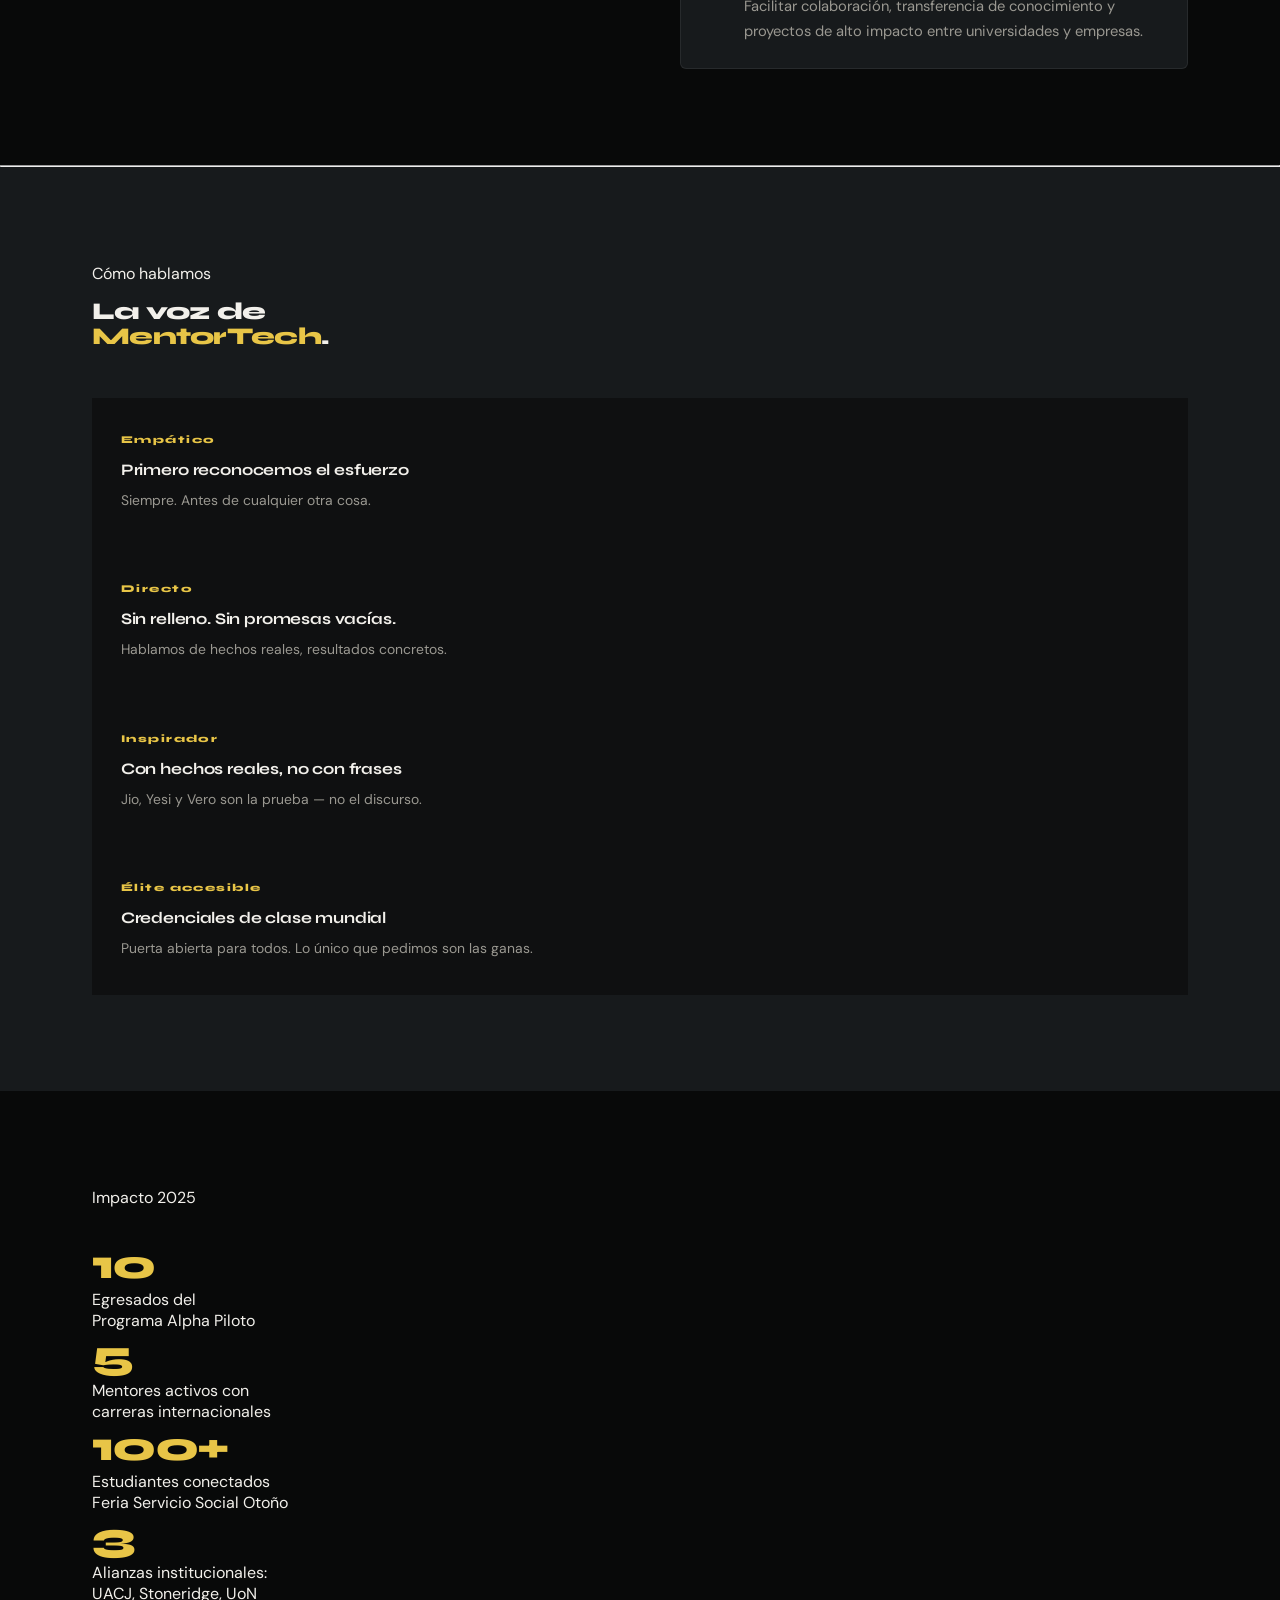
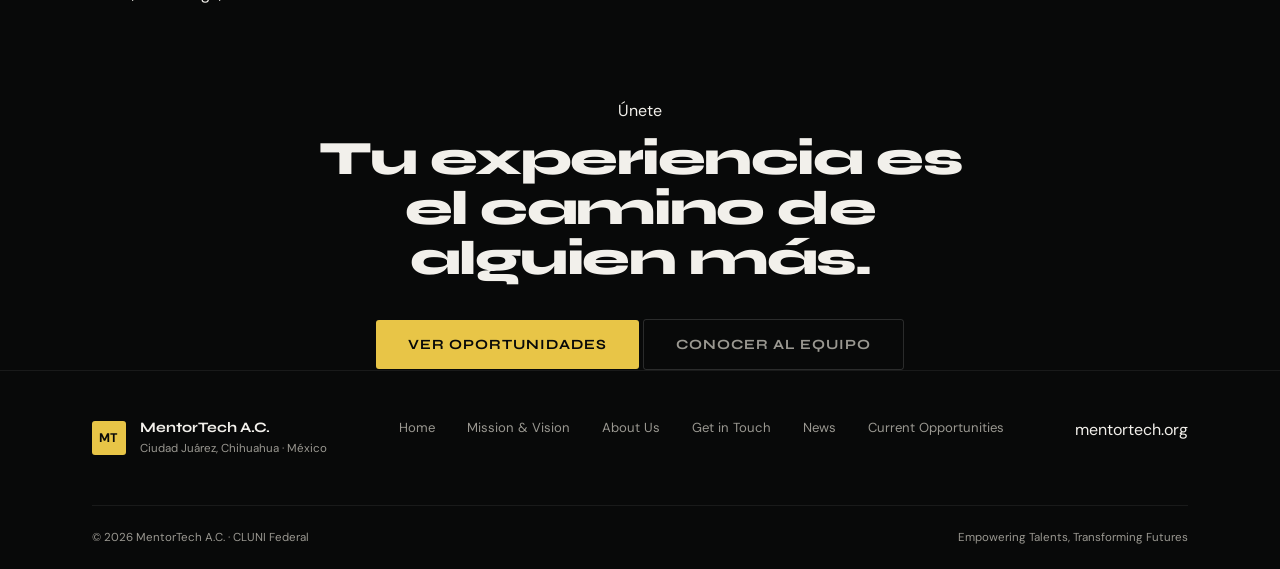
<file: mentortech-website/mentortech/pages/mision.html>
<!DOCTYPE html>
<html lang="es">
<head>
  <meta charset="UTF-8"/><meta name="viewport" content="width=device-width,initial-scale=1.0"/>
  <title>Mission &amp; Vision · MentorTech A.C.</title>
  <link rel="preconnect" href="https://fonts.googleapis.com"/>
  <link rel="preconnect" href="https://fonts.gstatic.com" crossorigin/>
  <link href="https://fonts.googleapis.com/css2?family=Syne:wght@400;600;700;800&family=DM+Sans:opsz,wght@9..40,300;9..40,400;9..40,500&display=swap" rel="stylesheet"/>
  <link rel="stylesheet" href="../css/style.css"/>
</head>
<body>

<nav id="navbar">
  <div class="nav-inner">
    <a href="../index.html" class="nav-logo"><span class="logo-mark">MT</span><span class="logo-word">MentorTech</span></a>
    <button class="nav-toggle" id="navToggle" aria-label="Menú" aria-expanded="false"><span></span><span></span><span></span></button>
    <ul class="nav-links" id="navLinks">
      <li><a href="../index.html">Home</a></li>
      <li><a href="mision.html" class="active">Mission &amp; Vision</a></li>
      <li><a href="nosotros.html">About Us</a></li>
      <li><a href="contacto.html">Get in Touch</a></li>
      <li><a href="noticias.html">News</a></li>
      <li><a href="oportunidades.html" class="nav-cta">Current Opportunities</a></li>
    </ul>
  </div>
</nav>

<!-- HERO -->
<section class="page-hero">
  <div class="container">
    <div class="label reveal">Mission &amp; Vision</div>
    <h1 class="display-md reveal" style="margin-top:1rem;margin-bottom:1.5rem">
      Everyone deserves<br>a chance to <span class="accent">thrive</span>.
    </h1>
    <p class="body-lg reveal">Creemos que el talento existe en Juárez. Lo que construimos es el puente.</p>
  </div>
</section>

<!-- MISSION + VISION -->
<section class="section">
  <div class="container">
    <div class="grid-2" style="margin-bottom:5rem">
      <div class="card card-gold reveal" style="padding:3rem">
        <div class="label" style="margin-bottom:1.2rem">Misión</div>
        <h2 style="font-size:clamp(1.6rem,3vw,2.4rem);margin-bottom:1.5rem;line-height:1.1">
          Transformar los talentos de hoy en los líderes del mañana.
        </h2>
        <p class="body">Acompañamos a estudiantes y profesionistas de Juárez con mentoría estructurada, proyectos reales y acceso a una red internacional — para que su ambición tenga dirección.</p>
      </div>
      <div class="card card-gold reveal" style="padding:3rem">
        <div class="label" style="margin-bottom:1.2rem">Visión</div>
        <h2 style="font-size:clamp(1.6rem,3vw,2.4rem);margin-bottom:1.5rem;line-height:1.1">
          Un mundo donde la comunidad cataliza el crecimiento.
        </h2>
        <p class="body">Un ecosistema donde el empoderamiento local genera impacto tecnológico, social y económico — y donde Juárez es punto de origen, no de partida.</p>
      </div>
    </div>

    <!-- Goals -->
    <div class="grid-2">
      <div>
        <div class="label reveal">Objetivos estratégicos</div>
        <h2 class="display-md reveal" style="margin-top:1rem;margin-bottom:.5rem">
          Tres metas,<br>un <span class="accent">propósito</span>.
        </h2>
      </div>
      <div class="goals-list" data-stagger>
        <div class="goal-item reveal">
          <div class="goal-num">01</div>
          <div>
            <h4>Empoderar talento con mentoría de clase mundial</h4>
            <p>Construir líderes e ingenieros de excelencia a través de un sistema de mentoría estructurado y personalizado.</p>
          </div>
        </div>
        <div class="goal-item reveal">
          <div class="goal-num">02</div>
          <div>
            <h4>Adopción de tecnologías emergentes</h4>
            <p>Ayudar a la industria a adoptar innovación que impulse el progreso social, el crecimiento económico y la sostenibilidad.</p>
          </div>
        </div>
        <div class="goal-item reveal">
          <div class="goal-num">03</div>
          <div>
            <h4>Cerrar la brecha academia–industria</h4>
            <p>Facilitar colaboración, transferencia de conocimiento y proyectos de alto impacto entre universidades y empresas.</p>
          </div>
        </div>
      </div>
    </div>
  </div>
</section>

<hr class="divider"/>

<!-- VALUES -->
<section class="section" style="background:var(--dark)">
  <div class="container">
    <div class="label reveal" style="margin-bottom:1rem">Cómo hablamos</div>
    <h2 class="display-md reveal" style="margin-bottom:3rem">La voz de<br><span class="accent">MentorTech</span>.</h2>
    <div class="features" data-stagger>
      <div class="feat reveal">
        <div class="feat-num">Empático</div>
        <h3>Primero reconocemos el esfuerzo</h3>
        <p>Siempre. Antes de cualquier otra cosa.</p>
      </div>
      <div class="feat reveal">
        <div class="feat-num">Directo</div>
        <h3>Sin relleno. Sin promesas vacías.</h3>
        <p>Hablamos de hechos reales, resultados concretos.</p>
      </div>
      <div class="feat reveal">
        <div class="feat-num">Inspirador</div>
        <h3>Con hechos reales, no con frases</h3>
        <p>Jio, Yesi y Vero son la prueba — no el discurso.</p>
      </div>
      <div class="feat reveal">
        <div class="feat-num">Élite accesible</div>
        <h3>Credenciales de clase mundial</h3>
        <p>Puerta abierta para todos. Lo único que pedimos son las ganas.</p>
      </div>
    </div>
  </div>
</section>

<!-- STATS -->
<section class="section">
  <div class="container">
    <div class="label reveal" style="margin-bottom:2rem">Impacto 2025</div>
    <div class="stats-row reveal">
      <div class="stat-cell">
        <span class="stat-num">10</span>
        <span class="stat-desc">Egresados del<br>Programa Alpha Piloto</span>
      </div>
      <div class="stat-cell">
        <span class="stat-num">5</span>
        <span class="stat-desc">Mentores activos con<br>carreras internacionales</span>
      </div>
      <div class="stat-cell">
        <span class="stat-num">100+</span>
        <span class="stat-desc">Estudiantes conectados<br>Feria Servicio Social Otoño</span>
      </div>
      <div class="stat-cell">
        <span class="stat-num">3</span>
        <span class="stat-desc">Alianzas institucionales:<br>UACJ, Stoneridge, UoN</span>
      </div>
    </div>
  </div>
</section>

<div class="cta-strip">
  <div class="container">
    <div class="cta-inner">
      <div class="label reveal">Únete</div>
      <h2 class="reveal" style="margin-top:.8rem">Tu experiencia es<br>el camino de alguien más.</h2>
      <div class="cta-btns reveal">
        <a href="oportunidades.html" class="btn btn-gold btn-lg">Ver Oportunidades</a>
        <a href="nosotros.html" class="btn btn-outline btn-lg">Conocer al equipo</a>
      </div>
    </div>
  </div>
</div>

<footer class="footer">
  <div class="container">
    <div class="footer-top">
      <div class="footer-brand"><span class="logo-mark">MT</span><div class="footer-brand-text"><strong>MentorTech A.C.</strong><small>Ciudad Juárez, Chihuahua · México</small></div></div>
      <nav class="footer-nav"><a href="../index.html">Home</a><a href="mision.html">Mission &amp; Vision</a><a href="nosotros.html">About Us</a><a href="contacto.html">Get in Touch</a><a href="noticias.html">News</a><a href="oportunidades.html">Current Opportunities</a></nav>
      <div class="footer-contact"><a href="https://mentortech.org" target="_blank">mentortech.org</a></div>
    </div>
    <div class="footer-bottom"><span>© 2026 MentorTech A.C. · CLUNI Federal</span><span>Empowering Talents, Transforming Futures</span></div>
  </div>
</footer>
<script src="../js/main.js"></script>
</body>
</html>
</file>
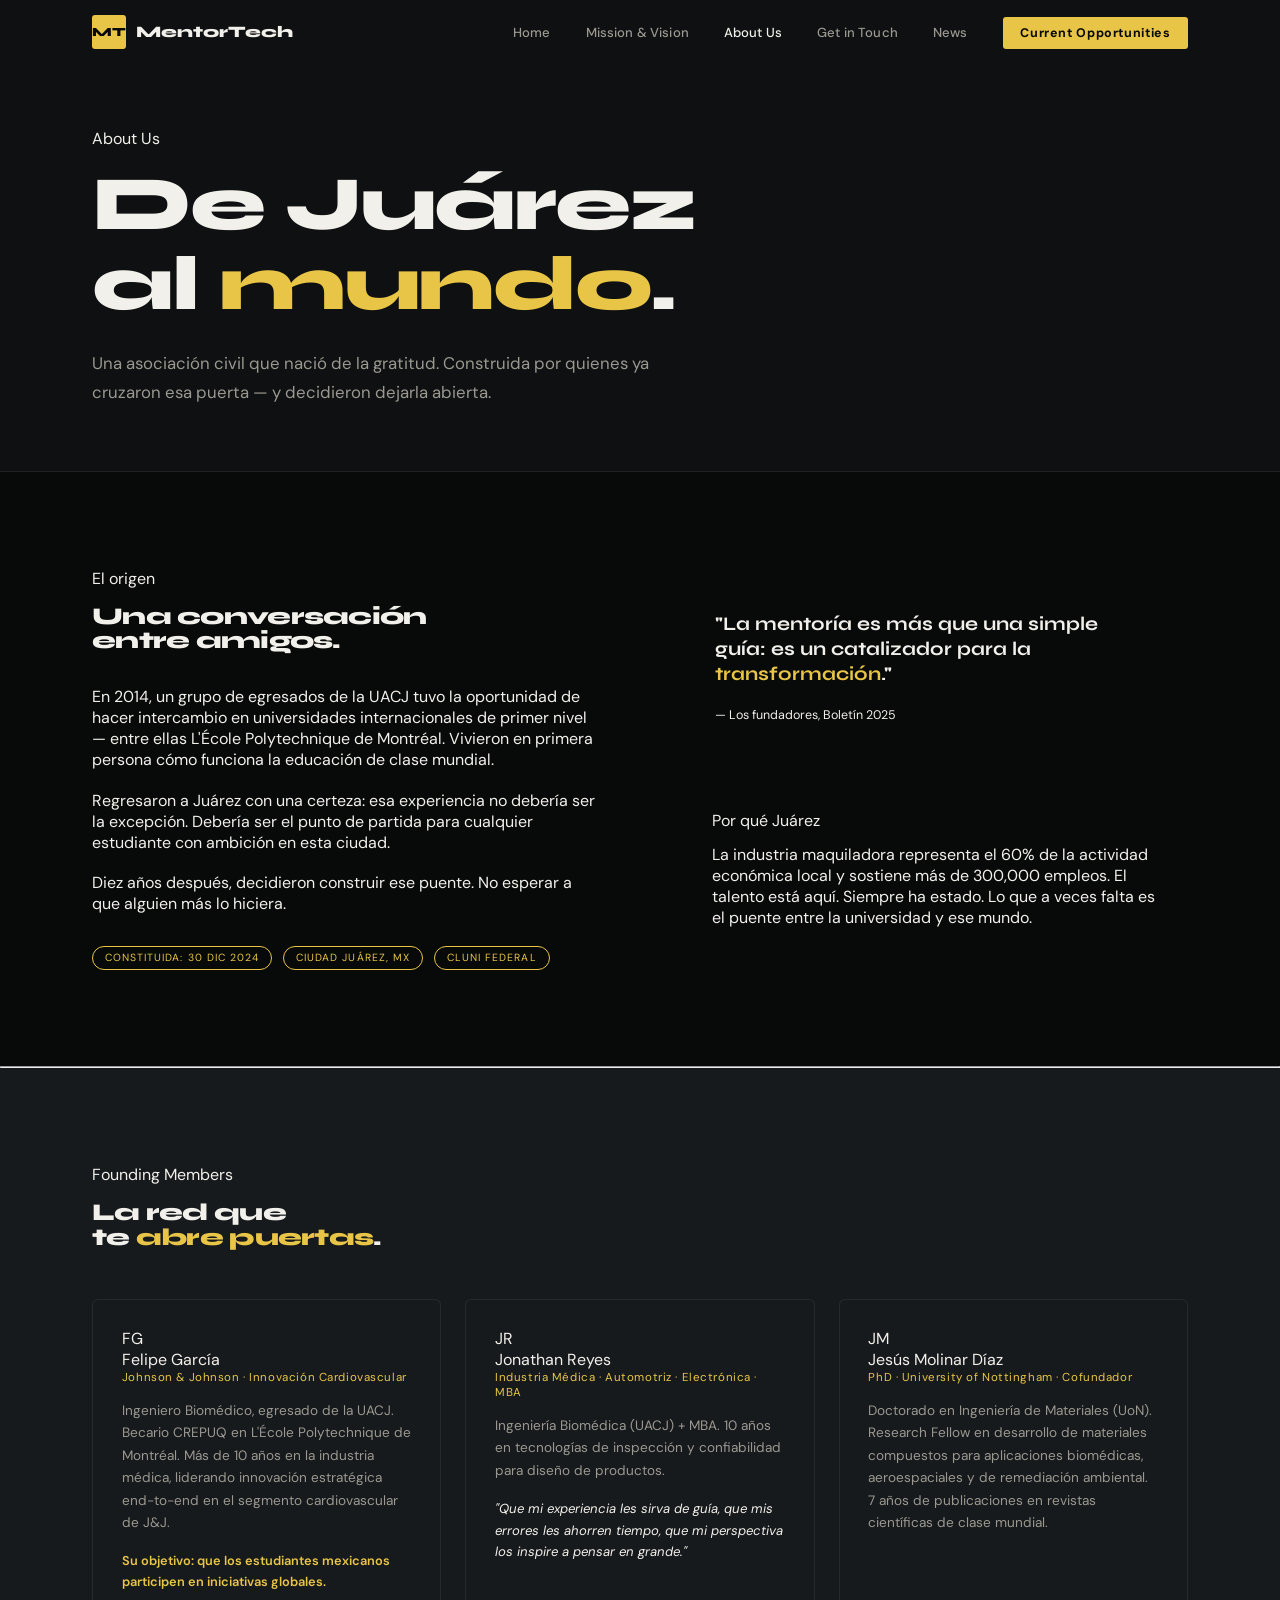
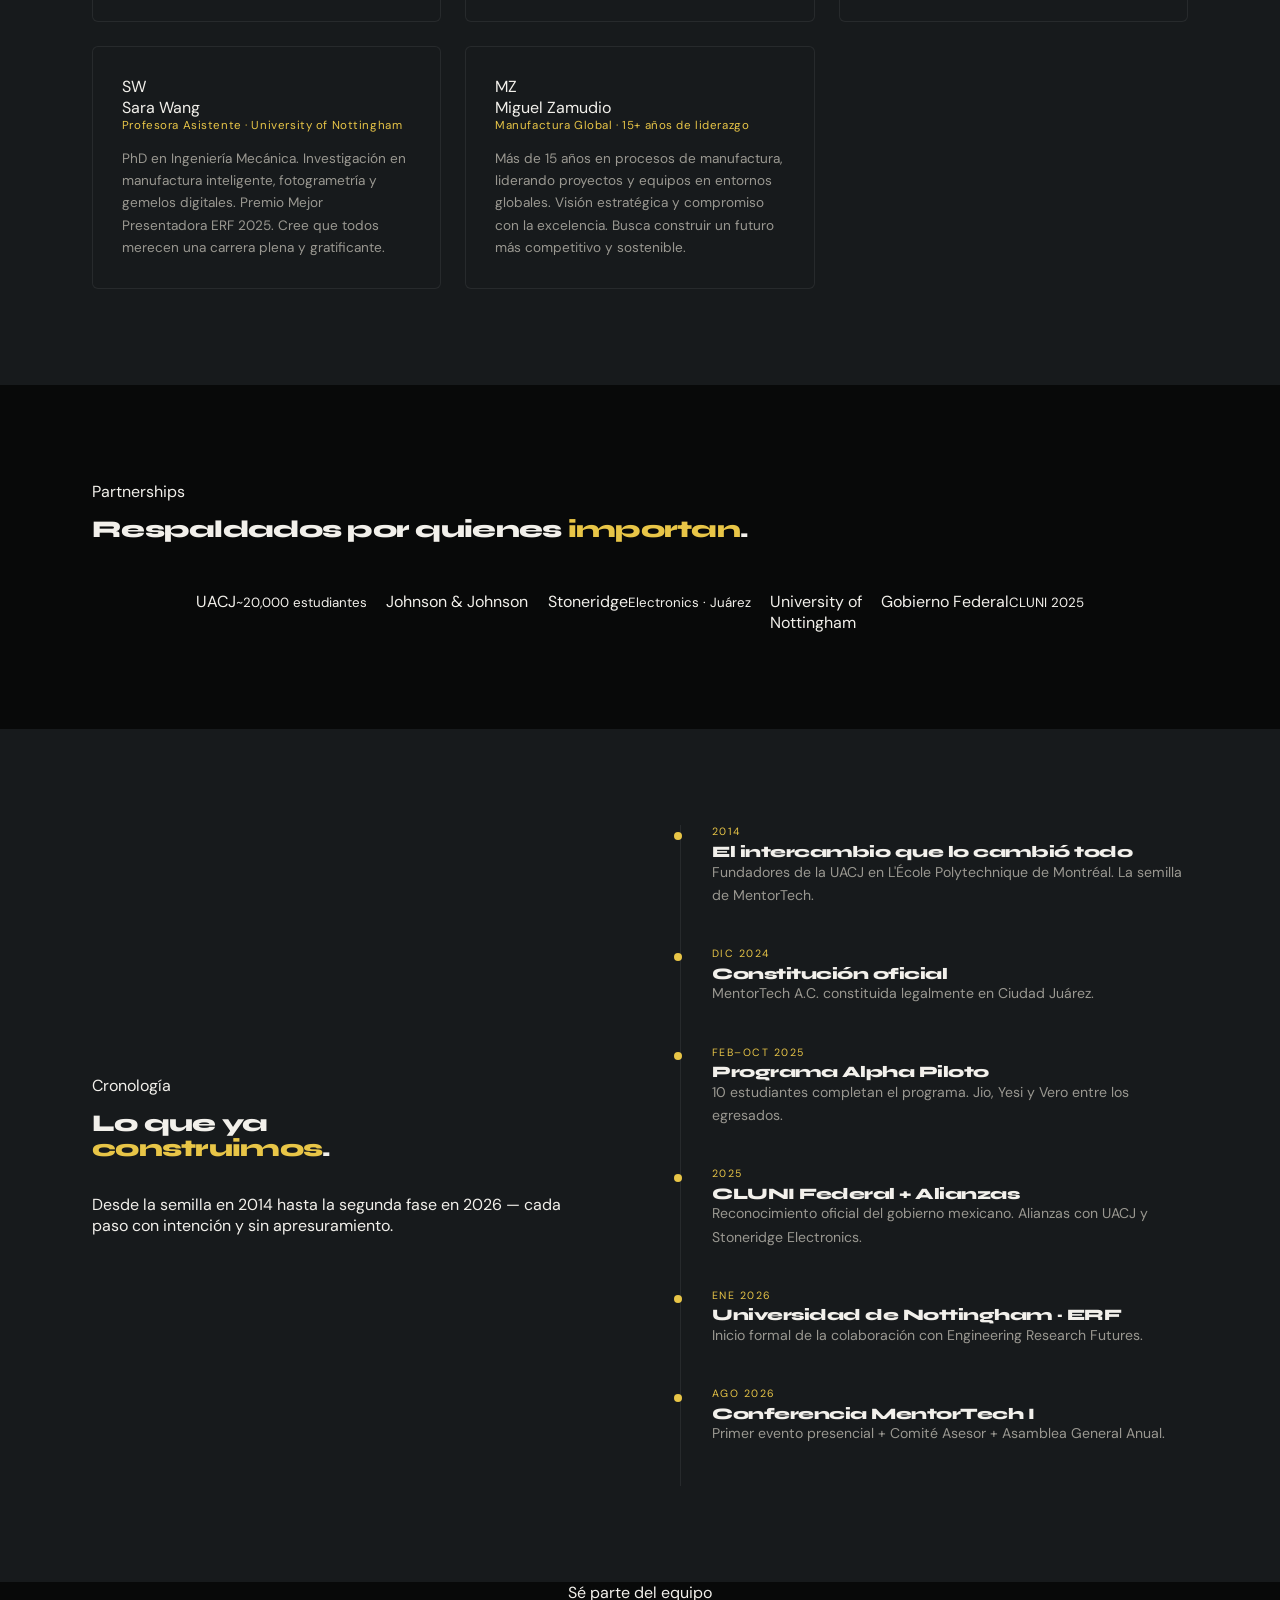
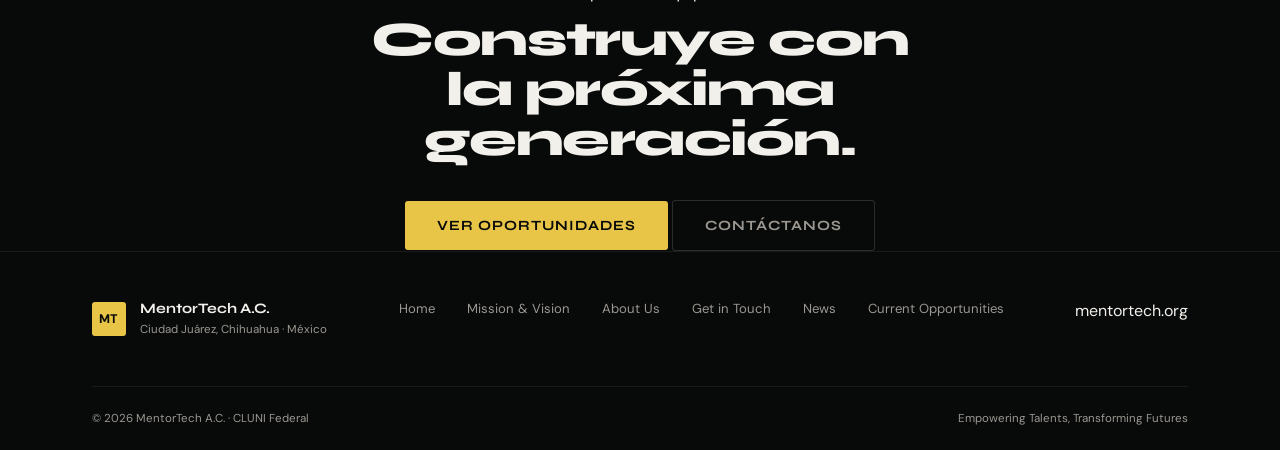
<file: mentortech-website/mentortech/pages/nosotros.html>
<!DOCTYPE html>
<html lang="es">
<head>
  <meta charset="UTF-8"/><meta name="viewport" content="width=device-width,initial-scale=1.0"/>
  <title>About Us · MentorTech A.C.</title>
  <link rel="preconnect" href="https://fonts.googleapis.com"/>
  <link rel="preconnect" href="https://fonts.gstatic.com" crossorigin/>
  <link href="https://fonts.googleapis.com/css2?family=Syne:wght@400;600;700;800&family=DM+Sans:opsz,wght@9..40,300;9..40,400;9..40,500&display=swap" rel="stylesheet"/>
  <link rel="stylesheet" href="../css/style.css"/>
</head>
<body>

<nav id="navbar">
  <div class="nav-inner">
    <a href="../index.html" class="nav-logo"><span class="logo-mark">MT</span><span class="logo-word">MentorTech</span></a>
    <button class="nav-toggle" id="navToggle" aria-label="Menú" aria-expanded="false"><span></span><span></span><span></span></button>
    <ul class="nav-links" id="navLinks">
      <li><a href="../index.html">Home</a></li>
      <li><a href="mision.html">Mission &amp; Vision</a></li>
      <li><a href="nosotros.html" class="active">About Us</a></li>
      <li><a href="contacto.html">Get in Touch</a></li>
      <li><a href="noticias.html">News</a></li>
      <li><a href="oportunidades.html" class="nav-cta">Current Opportunities</a></li>
    </ul>
  </div>
</nav>

<section class="page-hero">
  <div class="container">
    <div class="label reveal">About Us</div>
    <h1 class="display-md reveal" style="margin-top:1rem;margin-bottom:1.5rem">
      De Juárez<br>al <span class="accent">mundo</span>.
    </h1>
    <p class="body-lg reveal">Una asociación civil que nació de la gratitud. Construida por quienes ya cruzaron esa puerta — y decidieron dejarla abierta.</p>
  </div>
</section>

<!-- ORIGIN STORY -->
<section class="section">
  <div class="container grid-2">
    <div>
      <div class="label reveal">El origen</div>
      <h2 class="headline reveal" style="margin-top:1rem;margin-bottom:2rem">Una conversación<br>entre amigos.</h2>
      <p class="body reveal" style="margin-bottom:1.2rem">En 2014, un grupo de egresados de la UACJ tuvo la oportunidad de hacer intercambio en universidades internacionales de primer nivel — entre ellas L'École Polytechnique de Montréal. Vivieron en primera persona cómo funciona la educación de clase mundial.</p>
      <p class="body reveal" style="margin-bottom:1.2rem">Regresaron a Juárez con una certeza: esa experiencia no debería ser la excepción. Debería ser el punto de partida para cualquier estudiante con ambición en esta ciudad.</p>
      <p class="body reveal" style="margin-bottom:2rem">Diez años después, decidieron construir ese puente. No esperar a que alguien más lo hiciera.</p>
      <div style="display:flex;gap:.7rem;flex-wrap:wrap" class="reveal">
        <span class="badge">Constituida: 30 Dic 2024</span>
        <span class="badge">Ciudad Juárez, MX</span>
        <span class="badge">CLUNI Federal</span>
      </div>
    </div>
    <div data-stagger>
      <div class="card card-gold reveal" style="margin-bottom:1.2rem;padding:2.2rem">
        <blockquote style="font-family:'Syne',sans-serif;font-size:1.2rem;font-weight:700;line-height:1.3;margin-bottom:1rem">
          "La mentoría es más que una simple guía: es un catalizador para la <span class="accent">transformación</span>."
        </blockquote>
        <cite style="font-size:.78rem;color:var(--muted);font-style:normal">— Los fundadores, Boletín 2025</cite>
      </div>
      <div class="card reveal" style="padding:2rem">
        <div class="label" style="margin-bottom:.8rem">Por qué Juárez</div>
        <p class="body">La industria maquiladora representa el 60% de la actividad económica local y sostiene más de 300,000 empleos. El talento está aquí. Siempre ha estado. Lo que a veces falta es el puente entre la universidad y ese mundo.</p>
      </div>
    </div>
  </div>
</section>

<hr class="divider"/>

<!-- FOUNDING MEMBERS -->
<section class="section" style="background:var(--dark)">
  <div class="container">
    <div class="label reveal">Founding Members</div>
    <h2 class="display-md reveal" style="margin-top:1rem;margin-bottom:3rem">La red que<br>te <span class="accent">abre puertas</span>.</h2>

    <div style="display:grid;grid-template-columns:repeat(auto-fill,minmax(300px,1fr));gap:1.5rem" data-stagger>

      <div class="mentor-card reveal">
        <div class="mentor-avatar">FG</div>
        <div class="mentor-name">Felipe García</div>
        <div class="mentor-role">Johnson &amp; Johnson · Innovación Cardiovascular</div>
        <p class="mentor-bio">Ingeniero Biomédico, egresado de la UACJ. Becario CREPUQ en L'École Polytechnique de Montréal. Más de 10 años en la industria médica, liderando innovación estratégica end-to-end en el segmento cardiovascular de J&amp;J.</p>
        <p style="margin-top:1rem;font-size:.8rem;color:var(--gold);font-weight:600">Su objetivo: que los estudiantes mexicanos participen en iniciativas globales.</p>
      </div>

      <div class="mentor-card reveal">
        <div class="mentor-avatar">JR</div>
        <div class="mentor-name">Jonathan Reyes</div>
        <div class="mentor-role">Industria Médica · Automotriz · Electrónica · MBA</div>
        <p class="mentor-bio">Ingeniería Biomédica (UACJ) + MBA. 10 años en tecnologías de inspección y confiabilidad para diseño de productos.</p>
        <p style="margin-top:1rem;font-size:.82rem;font-style:italic;color:var(--muted2)">"Que mi experiencia les sirva de guía, que mis errores les ahorren tiempo, que mi perspectiva los inspire a pensar en grande."</p>
      </div>

      <div class="mentor-card reveal">
        <div class="mentor-avatar">JM</div>
        <div class="mentor-name">Jesús Molinar Díaz</div>
        <div class="mentor-role">PhD · University of Nottingham · Cofundador</div>
        <p class="mentor-bio">Doctorado en Ingeniería de Materiales (UoN). Research Fellow en desarrollo de materiales compuestos para aplicaciones biomédicas, aeroespaciales y de remediación ambiental. 7 años de publicaciones en revistas científicas de clase mundial.</p>
      </div>

      <div class="mentor-card reveal">
        <div class="mentor-avatar">SW</div>
        <div class="mentor-name">Sara Wang</div>
        <div class="mentor-role">Profesora Asistente · University of Nottingham</div>
        <p class="mentor-bio">PhD en Ingeniería Mecánica. Investigación en manufactura inteligente, fotogrametría y gemelos digitales. Premio Mejor Presentadora ERF 2025. Cree que todos merecen una carrera plena y gratificante.</p>
      </div>

      <div class="mentor-card reveal">
        <div class="mentor-avatar">MZ</div>
        <div class="mentor-name">Miguel Zamudio</div>
        <div class="mentor-role">Manufactura Global · 15+ años de liderazgo</div>
        <p class="mentor-bio">Más de 15 años en procesos de manufactura, liderando proyectos y equipos en entornos globales. Visión estratégica y compromiso con la excelencia. Busca construir un futuro más competitivo y sostenible.</p>
      </div>

    </div>
  </div>
</section>

<!-- PARTNERSHIPS -->
<section class="section">
  <div class="container">
    <div class="label reveal" style="margin-bottom:1rem">Partnerships</div>
    <h2 class="headline reveal" style="margin-bottom:3rem">Respaldados por quienes <span class="accent">importan</span>.</h2>
    <div class="partners-row" data-stagger>
      <div class="partner-pill reveal">UACJ<small>~20,000 estudiantes</small></div>
      <div class="partner-pill reveal">Johnson &amp; Johnson</div>
      <div class="partner-pill reveal">Stoneridge<small>Electronics · Juárez</small></div>
      <div class="partner-pill reveal">University of<br>Nottingham</div>
      <div class="partner-pill reveal">Gobierno Federal<small>CLUNI 2025</small></div>
    </div>
  </div>
</section>

<!-- TIMELINE -->
<section class="section" style="background:var(--dark)">
  <div class="container grid-2">
    <div>
      <div class="label reveal">Cronología</div>
      <h2 class="headline reveal" style="margin-top:1rem;margin-bottom:2rem">Lo que ya<br><span class="accent">construimos</span>.</h2>
      <p class="body reveal">Desde la semilla en 2014 hasta la segunda fase en 2026 — cada paso con intención y sin apresuramiento.</p>
    </div>
    <div class="timeline" data-stagger>
      <div class="tl-item reveal">
        <div class="tl-year">2014</div>
        <h4>El intercambio que lo cambió todo</h4>
        <p>Fundadores de la UACJ en L'École Polytechnique de Montréal. La semilla de MentorTech.</p>
      </div>
      <div class="tl-item reveal">
        <div class="tl-year">Dic 2024</div>
        <h4>Constitución oficial</h4>
        <p>MentorTech A.C. constituida legalmente en Ciudad Juárez.</p>
      </div>
      <div class="tl-item reveal">
        <div class="tl-year">Feb–Oct 2025</div>
        <h4>Programa Alpha Piloto</h4>
        <p>10 estudiantes completan el programa. Jio, Yesi y Vero entre los egresados.</p>
      </div>
      <div class="tl-item reveal">
        <div class="tl-year">2025</div>
        <h4>CLUNI Federal + Alianzas</h4>
        <p>Reconocimiento oficial del gobierno mexicano. Alianzas con UACJ y Stoneridge Electronics.</p>
      </div>
      <div class="tl-item reveal">
        <div class="tl-year">Ene 2026</div>
        <h4>Universidad de Nottingham · ERF</h4>
        <p>Inicio formal de la colaboración con Engineering Research Futures.</p>
      </div>
      <div class="tl-item reveal">
        <div class="tl-year">Ago 2026</div>
        <h4>Conferencia MentorTech I</h4>
        <p>Primer evento presencial + Comité Asesor + Asamblea General Anual.</p>
      </div>
    </div>
  </div>
</section>

<div class="cta-strip">
  <div class="container">
    <div class="cta-inner">
      <div class="label reveal">Sé parte del equipo</div>
      <h2 class="reveal" style="margin-top:.8rem">Construye con<br>la próxima generación.</h2>
      <div class="cta-btns reveal">
        <a href="oportunidades.html" class="btn btn-gold btn-lg">Ver Oportunidades</a>
        <a href="contacto.html" class="btn btn-outline btn-lg">Contáctanos</a>
      </div>
    </div>
  </div>
</div>

<footer class="footer">
  <div class="container">
    <div class="footer-top">
      <div class="footer-brand"><span class="logo-mark">MT</span><div class="footer-brand-text"><strong>MentorTech A.C.</strong><small>Ciudad Juárez, Chihuahua · México</small></div></div>
      <nav class="footer-nav"><a href="../index.html">Home</a><a href="mision.html">Mission &amp; Vision</a><a href="nosotros.html">About Us</a><a href="contacto.html">Get in Touch</a><a href="noticias.html">News</a><a href="oportunidades.html">Current Opportunities</a></nav>
      <div class="footer-contact"><a href="https://mentortech.org" target="_blank">mentortech.org</a></div>
    </div>
    <div class="footer-bottom"><span>© 2026 MentorTech A.C. · CLUNI Federal</span><span>Empowering Talents, Transforming Futures</span></div>
  </div>
</footer>
<script src="../js/main.js"></script>
</body>
</html>
</file>
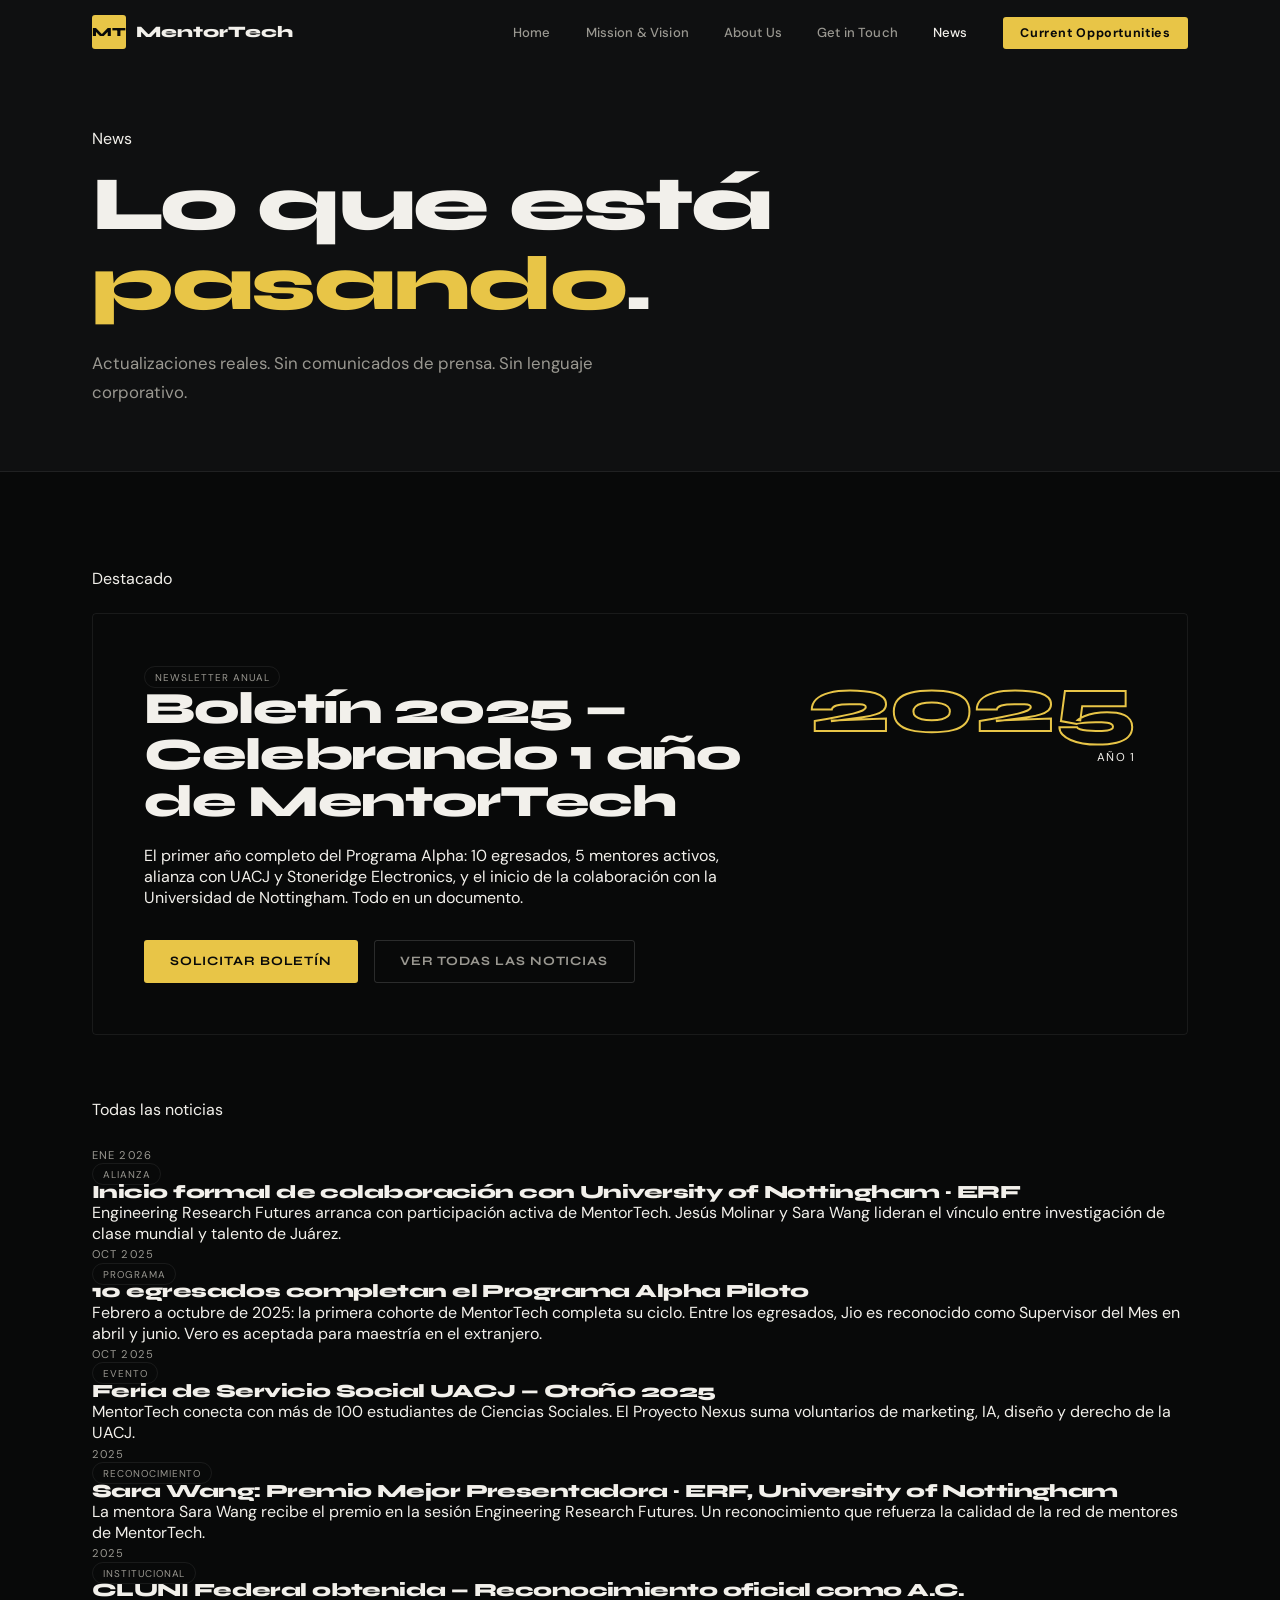
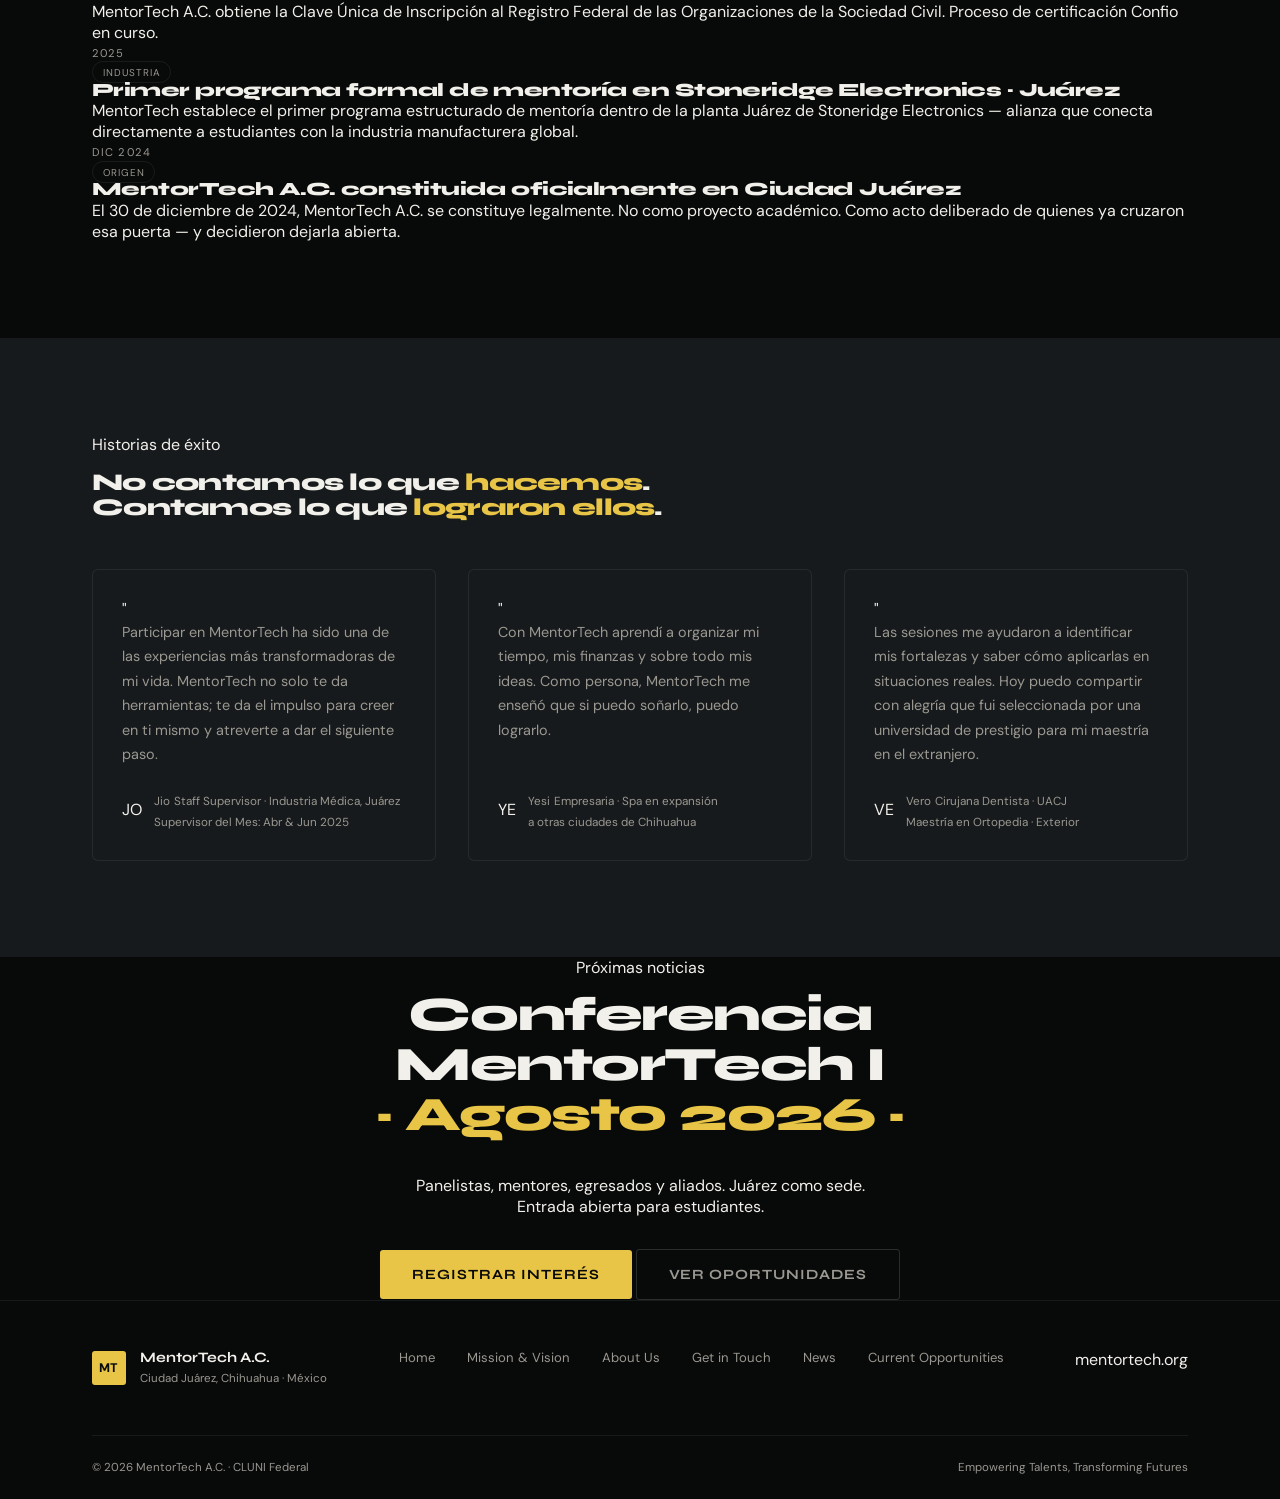
<file: mentortech-website/mentortech/pages/noticias.html>
<!DOCTYPE html>
<html lang="es">
<head>
  <meta charset="UTF-8"/><meta name="viewport" content="width=device-width,initial-scale=1.0"/>
  <title>News · MentorTech A.C.</title>
  <link rel="preconnect" href="https://fonts.googleapis.com"/>
  <link rel="preconnect" href="https://fonts.gstatic.com" crossorigin/>
  <link href="https://fonts.googleapis.com/css2?family=Syne:wght@400;600;700;800&family=DM+Sans:opsz,wght@9..40,300;9..40,400;9..40,500&display=swap" rel="stylesheet"/>
  <link rel="stylesheet" href="../css/style.css"/>
</head>
<body>

<nav id="navbar">
  <div class="nav-inner">
    <a href="../index.html" class="nav-logo"><span class="logo-mark">MT</span><span class="logo-word">MentorTech</span></a>
    <button class="nav-toggle" id="navToggle" aria-label="Menú" aria-expanded="false"><span></span><span></span><span></span></button>
    <ul class="nav-links" id="navLinks">
      <li><a href="../index.html">Home</a></li>
      <li><a href="mision.html">Mission &amp; Vision</a></li>
      <li><a href="nosotros.html">About Us</a></li>
      <li><a href="contacto.html">Get in Touch</a></li>
      <li><a href="noticias.html" class="active">News</a></li>
      <li><a href="oportunidades.html" class="nav-cta">Current Opportunities</a></li>
    </ul>
  </div>
</nav>

<section class="page-hero">
  <div class="container">
    <div class="label reveal">News</div>
    <h1 class="display-md reveal" style="margin-top:1rem;margin-bottom:1.5rem">
      Lo que está<br><span class="accent">pasando</span>.
    </h1>
    <p class="body-lg reveal">Actualizaciones reales. Sin comunicados de prensa. Sin lenguaje corporativo.</p>
  </div>
</section>

<!-- FEATURED: NEWSLETTER 2025 -->
<section class="section">
  <div class="container">
    <div class="label reveal" style="margin-bottom:1.5rem">Destacado</div>

    <div style="border:1px solid var(--border);border-radius:4px;overflow:hidden;margin-bottom:4rem" class="reveal-scale reveal">
      <div style="background:var(--surface);padding:clamp(2rem,4vw,3.5rem)">
        <div style="display:flex;align-items:flex-start;justify-content:space-between;flex-wrap:wrap;gap:2rem">
          <div style="max-width:600px">
            <span class="news-tag">Newsletter Anual</span>
            <h2 style="font-size:clamp(1.8rem,3.5vw,3rem);margin-bottom:1.2rem;letter-spacing:-.03em">Boletín 2025 — Celebrando 1 año de MentorTech</h2>
            <p class="body" style="margin-bottom:2rem">El primer año completo del Programa Alpha: 10 egresados, 5 mentores activos, alianza con UACJ y Stoneridge Electronics, y el inicio de la colaboración con la Universidad de Nottingham. Todo en un documento.</p>
            <div style="display:flex;gap:1rem;flex-wrap:wrap">
              <a href="contacto.html" class="btn btn-gold">Solicitar boletín</a>
              <a href="#todas-noticias" class="btn btn-outline">Ver todas las noticias</a>
            </div>
          </div>
          <div style="text-align:right;flex-shrink:0">
            <span style="font-family:'Syne',sans-serif;font-size:5rem;font-weight:800;color:transparent;-webkit-text-stroke:2px var(--gold);line-height:1;display:block">2025</span>
            <span style="font-size:.72rem;letter-spacing:.12em;text-transform:uppercase;color:var(--muted)">Año 1</span>
          </div>
        </div>
      </div>
    </div>

    <!-- NEWS LIST -->
    <div id="todas-noticias">
      <div class="label reveal" style="margin-bottom:1.5rem">Todas las noticias</div>
      <div class="news-list" data-stagger>

        <div class="news-item reveal">
          <div class="news-date">Ene 2026</div>
          <div>
            <span class="news-tag">Alianza</span>
            <h3>Inicio formal de colaboración con University of Nottingham · ERF</h3>
            <p>Engineering Research Futures arranca con participación activa de MentorTech. Jesús Molinar y Sara Wang lideran el vínculo entre investigación de clase mundial y talento de Juárez.</p>
          </div>
        </div>

        <div class="news-item reveal">
          <div class="news-date">Oct 2025</div>
          <div>
            <span class="news-tag">Programa</span>
            <h3>10 egresados completan el Programa Alpha Piloto</h3>
            <p>Febrero a octubre de 2025: la primera cohorte de MentorTech completa su ciclo. Entre los egresados, Jio es reconocido como Supervisor del Mes en abril y junio. Vero es aceptada para maestría en el extranjero.</p>
          </div>
        </div>

        <div class="news-item reveal">
          <div class="news-date">Oct 2025</div>
          <div>
            <span class="news-tag">Evento</span>
            <h3>Feria de Servicio Social UACJ — Otoño 2025</h3>
            <p>MentorTech conecta con más de 100 estudiantes de Ciencias Sociales. El Proyecto Nexus suma voluntarios de marketing, IA, diseño y derecho de la UACJ.</p>
          </div>
        </div>

        <div class="news-item reveal">
          <div class="news-date">2025</div>
          <div>
            <span class="news-tag">Reconocimiento</span>
            <h3>Sara Wang: Premio Mejor Presentadora · ERF, University of Nottingham</h3>
            <p>La mentora Sara Wang recibe el premio en la sesión Engineering Research Futures. Un reconocimiento que refuerza la calidad de la red de mentores de MentorTech.</p>
          </div>
        </div>

        <div class="news-item reveal">
          <div class="news-date">2025</div>
          <div>
            <span class="news-tag">Institucional</span>
            <h3>CLUNI Federal obtenida — Reconocimiento oficial como A.C.</h3>
            <p>MentorTech A.C. obtiene la Clave Única de Inscripción al Registro Federal de las Organizaciones de la Sociedad Civil. Proceso de certificación Confio en curso.</p>
          </div>
        </div>

        <div class="news-item reveal">
          <div class="news-date">2025</div>
          <div>
            <span class="news-tag">Industria</span>
            <h3>Primer programa formal de mentoría en Stoneridge Electronics · Juárez</h3>
            <p>MentorTech establece el primer programa estructurado de mentoría dentro de la planta Juárez de Stoneridge Electronics — alianza que conecta directamente a estudiantes con la industria manufacturera global.</p>
          </div>
        </div>

        <div class="news-item reveal">
          <div class="news-date">Dic 2024</div>
          <div>
            <span class="news-tag">Origen</span>
            <h3>MentorTech A.C. constituida oficialmente en Ciudad Juárez</h3>
            <p>El 30 de diciembre de 2024, MentorTech A.C. se constituye legalmente. No como proyecto académico. Como acto deliberado de quienes ya cruzaron esa puerta — y decidieron dejarla abierta.</p>
          </div>
        </div>

      </div>
    </div>
  </div>
</section>

<!-- SUCCESS STORIES -->
<section class="section" style="background:var(--dark)">
  <div class="container">
    <div class="label reveal" style="margin-bottom:1rem">Historias de éxito</div>
    <h2 class="display-md reveal" style="margin-bottom:3rem">No contamos lo que <em style="font-style:normal;color:var(--gold)">hacemos</em>.<br>Contamos lo que <em style="font-style:normal;color:var(--gold)">lograron ellos</em>.</h2>

    <div class="grid-3" data-stagger>
      <div class="t-card reveal">
        <div class="t-big-quote">"</div>
        <p class="t-text">Participar en MentorTech ha sido una de las experiencias más transformadoras de mi vida. MentorTech no solo te da herramientas; te da el impulso para creer en ti mismo y atreverte a dar el siguiente paso.</p>
        <div class="t-author">
          <div class="t-avatar">JO</div>
          <div>
            <span class="t-name">Jio</span>
            <span class="t-role">Staff Supervisor · Industria Médica, Juárez<br>Supervisor del Mes: Abr &amp; Jun 2025</span>
          </div>
        </div>
      </div>
      <div class="t-card reveal">
        <div class="t-big-quote">"</div>
        <p class="t-text">Con MentorTech aprendí a organizar mi tiempo, mis finanzas y sobre todo mis ideas. Como persona, MentorTech me enseñó que si puedo soñarlo, puedo lograrlo.</p>
        <div class="t-author">
          <div class="t-avatar">YE</div>
          <div>
            <span class="t-name">Yesi</span>
            <span class="t-role">Empresaria · Spa en expansión<br>a otras ciudades de Chihuahua</span>
          </div>
        </div>
      </div>
      <div class="t-card reveal">
        <div class="t-big-quote">"</div>
        <p class="t-text">Las sesiones me ayudaron a identificar mis fortalezas y saber cómo aplicarlas en situaciones reales. Hoy puedo compartir con alegría que fui seleccionada por una universidad de prestigio para mi maestría en el extranjero.</p>
        <div class="t-author">
          <div class="t-avatar">VE</div>
          <div>
            <span class="t-name">Vero</span>
            <span class="t-role">Cirujana Dentista · UACJ<br>Maestría en Ortopedia · Exterior</span>
          </div>
        </div>
      </div>
    </div>
  </div>
</section>

<div class="cta-strip">
  <div class="container">
    <div class="cta-inner">
      <div class="label reveal">Próximas noticias</div>
      <h2 class="reveal" style="margin-top:.8rem">Conferencia MentorTech I<br><span class="accent">· Agosto 2026 ·</span></h2>
      <p class="body reveal" style="margin:1rem auto 2rem;max-width:500px">Panelistas, mentores, egresados y aliados. Juárez como sede. Entrada abierta para estudiantes.</p>
      <div class="cta-btns reveal">
        <a href="contacto.html" class="btn btn-gold btn-lg">Registrar interés</a>
        <a href="oportunidades.html" class="btn btn-outline btn-lg">Ver oportunidades</a>
      </div>
    </div>
  </div>
</div>

<footer class="footer">
  <div class="container">
    <div class="footer-top">
      <div class="footer-brand"><span class="logo-mark">MT</span><div class="footer-brand-text"><strong>MentorTech A.C.</strong><small>Ciudad Juárez, Chihuahua · México</small></div></div>
      <nav class="footer-nav"><a href="../index.html">Home</a><a href="mision.html">Mission &amp; Vision</a><a href="nosotros.html">About Us</a><a href="contacto.html">Get in Touch</a><a href="noticias.html">News</a><a href="oportunidades.html">Current Opportunities</a></nav>
      <div class="footer-contact"><a href="https://mentortech.org" target="_blank">mentortech.org</a></div>
    </div>
    <div class="footer-bottom"><span>© 2026 MentorTech A.C. · CLUNI Federal</span><span>Empowering Talents, Transforming Futures</span></div>
  </div>
</footer>
<script src="../js/main.js"></script>
</body>
</html>
</file>
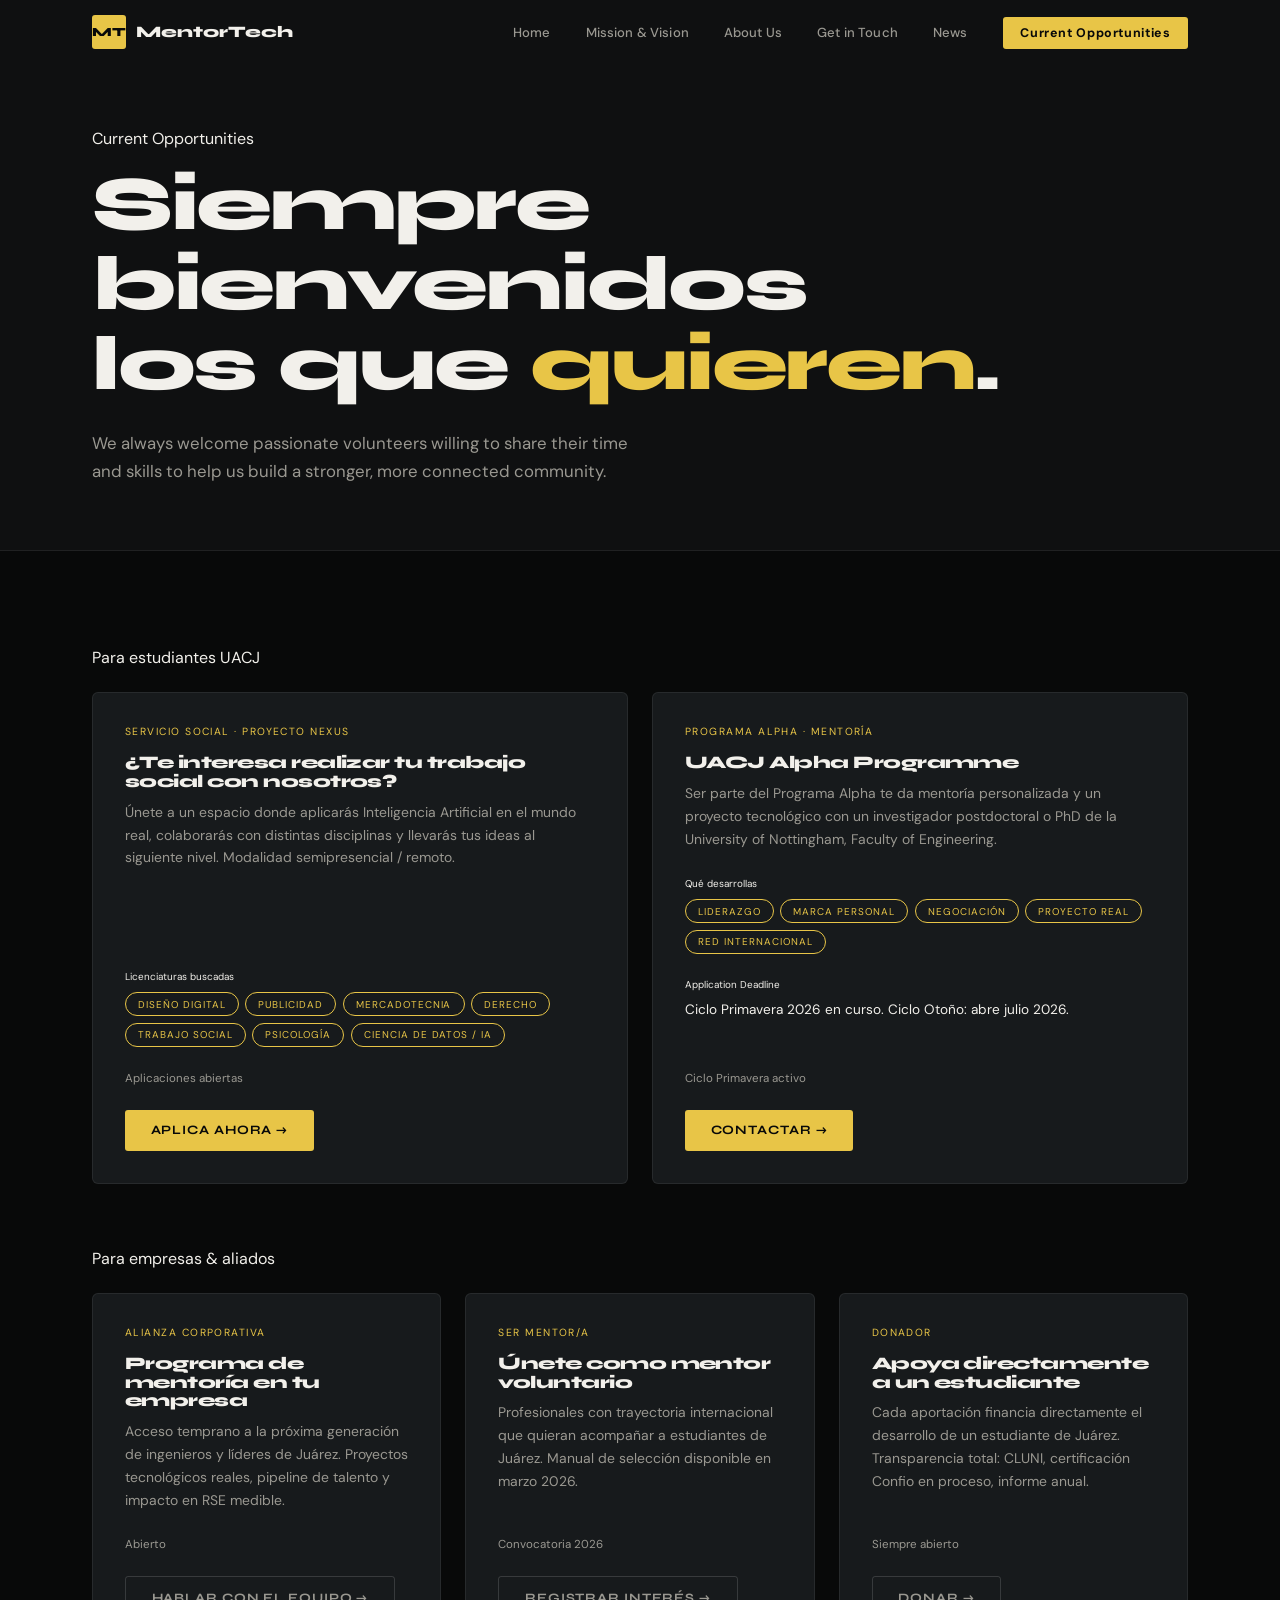
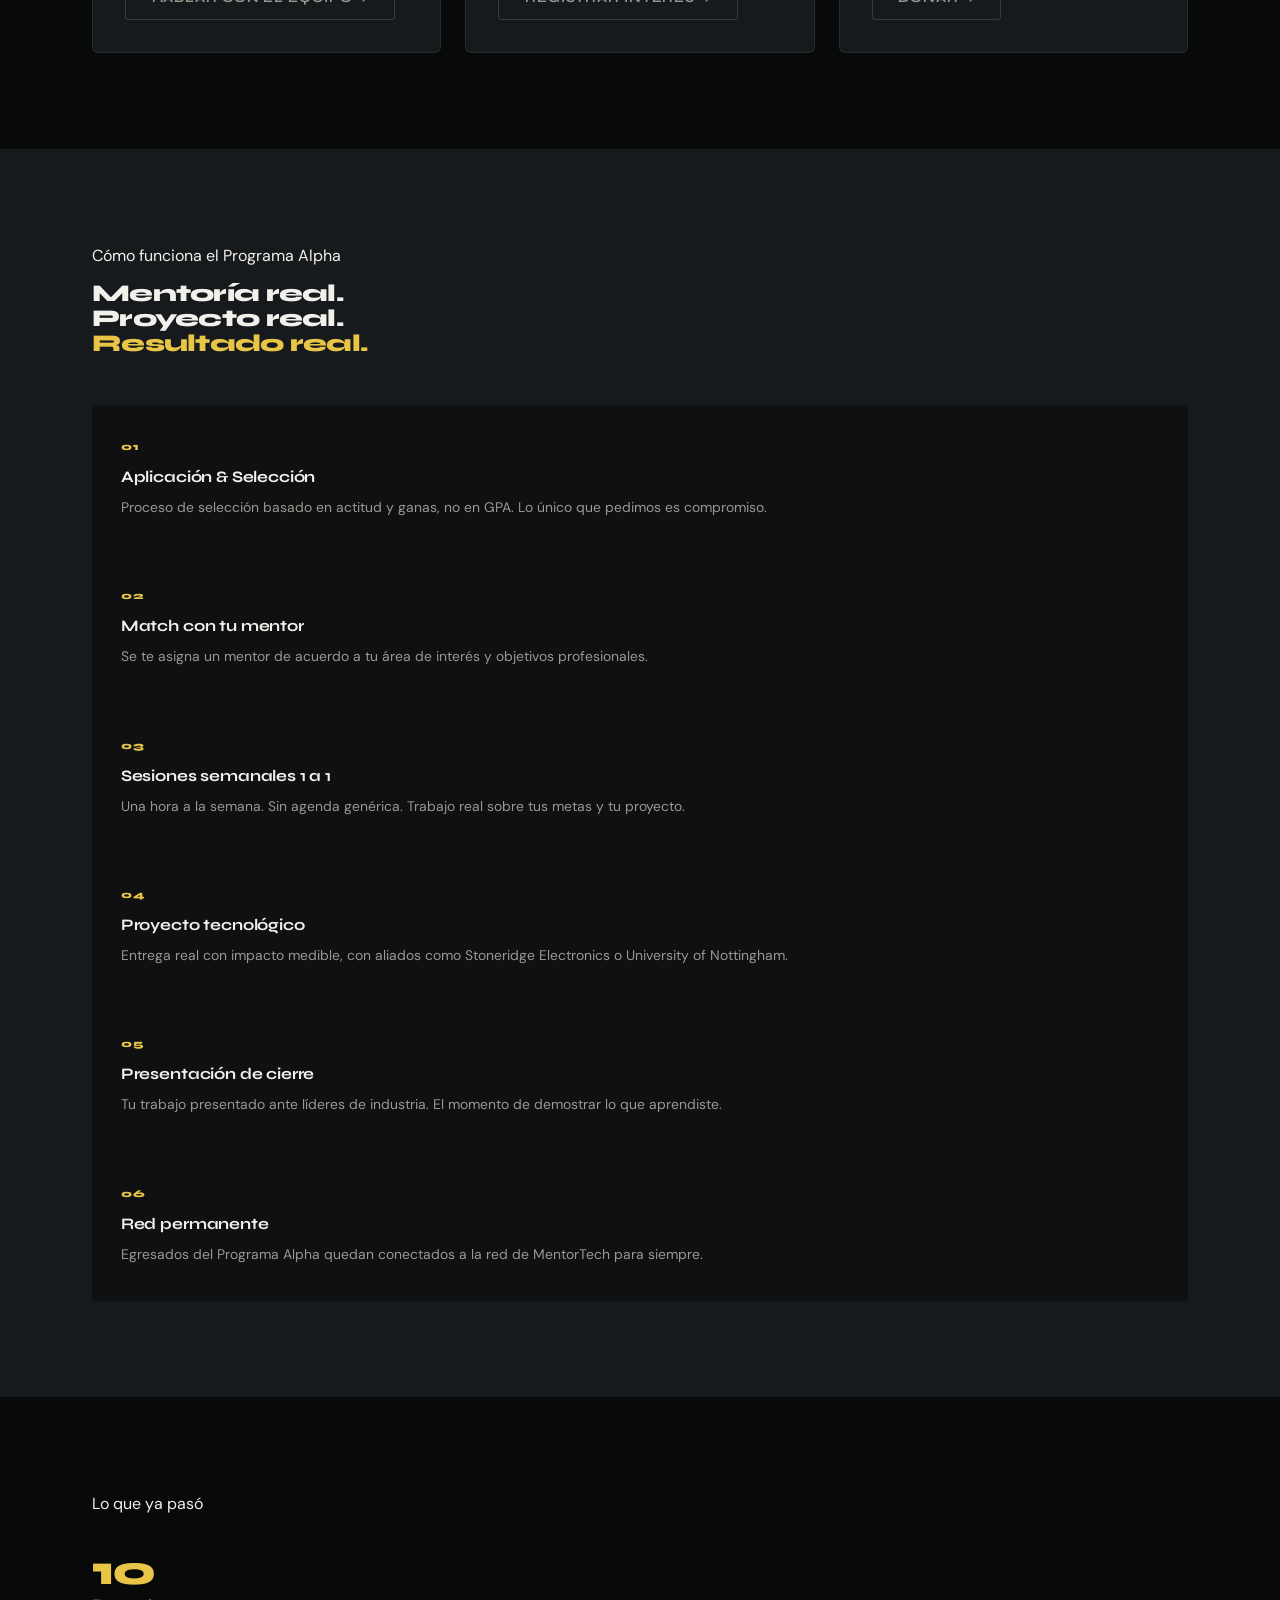
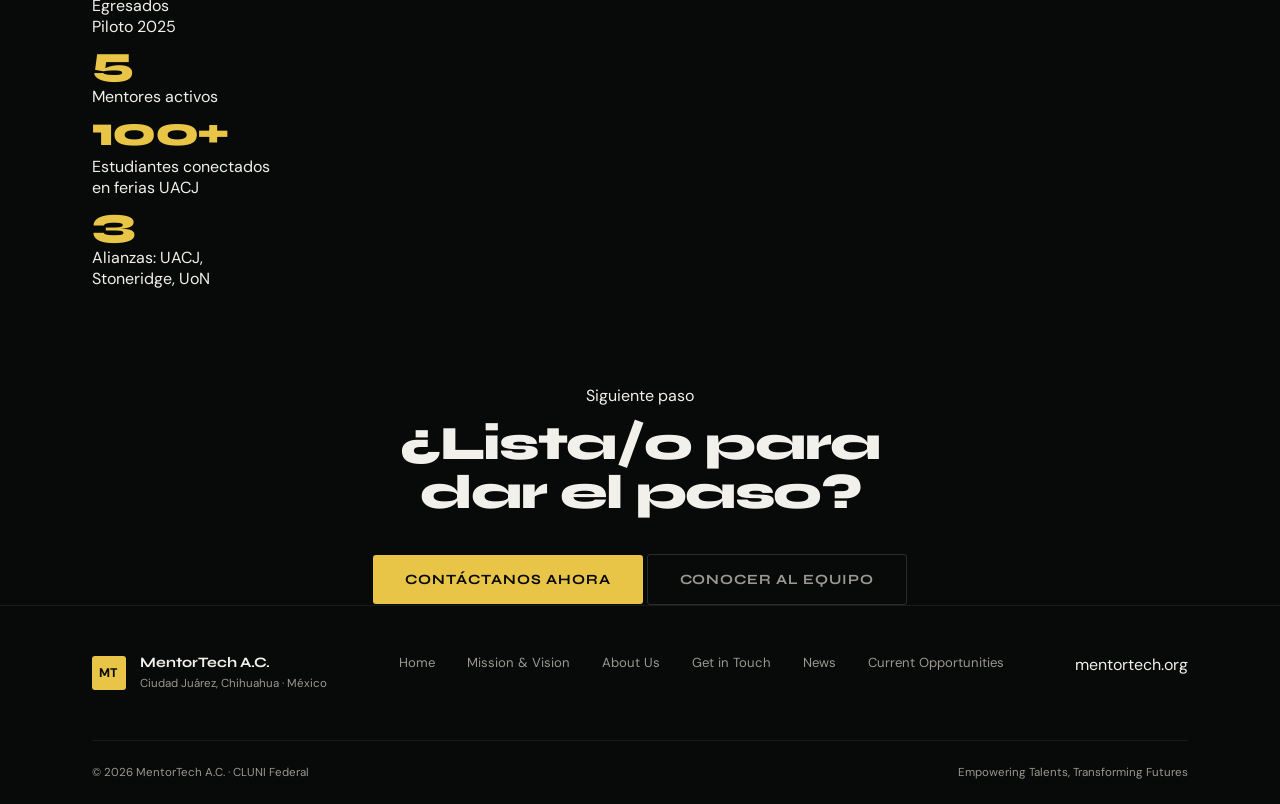
<file: mentortech-website/mentortech/pages/oportunidades.html>
<!DOCTYPE html>
<html lang="es">
<head>
  <meta charset="UTF-8"/><meta name="viewport" content="width=device-width,initial-scale=1.0"/>
  <title>Current Opportunities · MentorTech A.C.</title>
  <link rel="preconnect" href="https://fonts.googleapis.com"/>
  <link rel="preconnect" href="https://fonts.gstatic.com" crossorigin/>
  <link href="https://fonts.googleapis.com/css2?family=Syne:wght@400;600;700;800&family=DM+Sans:opsz,wght@9..40,300;9..40,400;9..40,500&display=swap" rel="stylesheet"/>
  <link rel="stylesheet" href="../css/style.css"/>
</head>
<body>

<nav id="navbar">
  <div class="nav-inner">
    <a href="../index.html" class="nav-logo"><span class="logo-mark">MT</span><span class="logo-word">MentorTech</span></a>
    <button class="nav-toggle" id="navToggle" aria-label="Menú" aria-expanded="false"><span></span><span></span><span></span></button>
    <ul class="nav-links" id="navLinks">
      <li><a href="../index.html">Home</a></li>
      <li><a href="mision.html">Mission &amp; Vision</a></li>
      <li><a href="nosotros.html">About Us</a></li>
      <li><a href="contacto.html">Get in Touch</a></li>
      <li><a href="noticias.html">News</a></li>
      <li><a href="oportunidades.html" class="nav-cta active">Current Opportunities</a></li>
    </ul>
  </div>
</nav>

<section class="page-hero">
  <div class="container">
    <div class="label reveal">Current Opportunities</div>
    <h1 class="display-md reveal" style="margin-top:1rem;margin-bottom:1.5rem">
      Siempre bienvenidos<br>los que <span class="accent">quieren</span>.
    </h1>
    <p class="body-lg reveal">We always welcome passionate volunteers willing to share their time and skills to help us build a stronger, more connected community.</p>
  </div>
</section>

<!-- PROGRAMA ALPHA -->
<section class="section">
  <div class="container">
    <div class="label reveal" style="margin-bottom:1.5rem">Para estudiantes UACJ</div>

    <div style="display:grid;grid-template-columns:1fr 1fr;gap:1.5rem;margin-bottom:4rem" data-stagger>

      <!-- SERVICIO SOCIAL -->
      <div class="opp-card reveal">
        <div class="opp-type">Servicio Social · Proyecto Nexus</div>
        <h3>¿Te interesa realizar tu trabajo social con nosotros?</h3>
        <p>Únete a un espacio donde aplicarás Inteligencia Artificial en el mundo real, colaborarás con distintas disciplinas y llevarás tus ideas al siguiente nivel. Modalidad semipresencial / remoto.</p>

        <div style="margin-bottom:1.5rem">
          <div class="label" style="margin-bottom:.6rem;font-size:.62rem">Licenciaturas buscadas</div>
          <div style="display:flex;flex-wrap:wrap;gap:.4rem">
            <span class="badge" style="font-size:.62rem">Diseño Digital</span>
            <span class="badge" style="font-size:.62rem">Publicidad</span>
            <span class="badge" style="font-size:.62rem">Mercadotecnia</span>
            <span class="badge" style="font-size:.62rem">Derecho</span>
            <span class="badge" style="font-size:.62rem">Trabajo Social</span>
            <span class="badge" style="font-size:.62rem">Psicología</span>
            <span class="badge" style="font-size:.62rem">Ciencia de Datos / IA</span>
          </div>
        </div>

        <span class="opp-status status-open">Aplicaciones abiertas</span>
        <div style="margin-top:1.5rem">
          <a href="contacto.html" class="btn btn-gold">Aplica Ahora →</a>
        </div>
      </div>

      <!-- PROGRAMA ALPHA -->
      <div class="opp-card reveal">
        <div class="opp-type">Programa Alpha · Mentoría</div>
        <h3>UACJ Alpha Programme</h3>
        <p>Ser parte del Programa Alpha te da mentoría personalizada y un proyecto tecnológico con un investigador postdoctoral o PhD de la University of Nottingham, Faculty of Engineering.</p>

        <div style="margin-bottom:1.5rem">
          <div class="label" style="margin-bottom:.6rem;font-size:.62rem">Qué desarrollas</div>
          <div style="display:flex;flex-wrap:wrap;gap:.4rem">
            <span class="badge" style="font-size:.62rem">Liderazgo</span>
            <span class="badge" style="font-size:.62rem">Marca personal</span>
            <span class="badge" style="font-size:.62rem">Negociación</span>
            <span class="badge" style="font-size:.62rem">Proyecto real</span>
            <span class="badge" style="font-size:.62rem">Red internacional</span>
          </div>
        </div>

        <div style="margin-bottom:1.5rem">
          <div class="label" style="margin-bottom:.5rem;font-size:.62rem">Application Deadline</div>
          <p style="font-size:.85rem;color:var(--muted2)">Ciclo Primavera 2026 en curso. Ciclo Otoño: abre julio 2026.</p>
        </div>

        <span class="opp-status status-open">Ciclo Primavera activo</span>
        <div style="margin-top:1.5rem">
          <a href="contacto.html" class="btn btn-gold">Contactar →</a>
        </div>
      </div>

    </div>

    <!-- FOR COMPANIES -->
    <div class="label reveal" style="margin-bottom:1.5rem">Para empresas &amp; aliados</div>
    <div style="display:grid;grid-template-columns:repeat(auto-fill,minmax(280px,1fr));gap:1.5rem" data-stagger>

      <div class="opp-card reveal">
        <div class="opp-type">Alianza Corporativa</div>
        <h3>Programa de mentoría en tu empresa</h3>
        <p>Acceso temprano a la próxima generación de ingenieros y líderes de Juárez. Proyectos tecnológicos reales, pipeline de talento y impacto en RSE medible.</p>
        <span class="opp-status status-open">Abierto</span>
        <div style="margin-top:1.5rem"><a href="contacto.html" class="btn btn-outline">Hablar con el equipo →</a></div>
      </div>

      <div class="opp-card reveal">
        <div class="opp-type">Ser Mentor/a</div>
        <h3>Únete como mentor voluntario</h3>
        <p>Profesionales con trayectoria internacional que quieran acompañar a estudiantes de Juárez. Manual de selección disponible en marzo 2026.</p>
        <span class="opp-status status-open">Convocatoria 2026</span>
        <div style="margin-top:1.5rem"><a href="contacto.html" class="btn btn-outline">Registrar interés →</a></div>
      </div>

      <div class="opp-card reveal">
        <div class="opp-type">Donador</div>
        <h3>Apoya directamente a un estudiante</h3>
        <p>Cada aportación financia directamente el desarrollo de un estudiante de Juárez. Transparencia total: CLUNI, certificación Confio en proceso, informe anual.</p>
        <span class="opp-status status-open">Siempre abierto</span>
        <div style="margin-top:1.5rem"><a href="contacto.html" class="btn btn-outline">Donar →</a></div>
      </div>

    </div>
  </div>
</section>

<!-- WHAT IT LOOKS LIKE -->
<section class="section" style="background:var(--dark)">
  <div class="container">
    <div class="label reveal" style="margin-bottom:1rem">Cómo funciona el Programa Alpha</div>
    <h2 class="display-md reveal" style="margin-bottom:3rem">Mentoría real.<br>Proyecto real.<br><span class="accent">Resultado real.</span></h2>

    <div class="features" data-stagger>
      <div class="feat reveal">
        <div class="feat-num">01</div>
        <h3>Aplicación &amp; Selección</h3>
        <p>Proceso de selección basado en actitud y ganas, no en GPA. Lo único que pedimos es compromiso.</p>
      </div>
      <div class="feat reveal">
        <div class="feat-num">02</div>
        <h3>Match con tu mentor</h3>
        <p>Se te asigna un mentor de acuerdo a tu área de interés y objetivos profesionales.</p>
      </div>
      <div class="feat reveal">
        <div class="feat-num">03</div>
        <h3>Sesiones semanales 1 a 1</h3>
        <p>Una hora a la semana. Sin agenda genérica. Trabajo real sobre tus metas y tu proyecto.</p>
      </div>
      <div class="feat reveal">
        <div class="feat-num">04</div>
        <h3>Proyecto tecnológico</h3>
        <p>Entrega real con impacto medible, con aliados como Stoneridge Electronics o University of Nottingham.</p>
      </div>
      <div class="feat reveal">
        <div class="feat-num">05</div>
        <h3>Presentación de cierre</h3>
        <p>Tu trabajo presentado ante líderes de industria. El momento de demostrar lo que aprendiste.</p>
      </div>
      <div class="feat reveal">
        <div class="feat-num">06</div>
        <h3>Red permanente</h3>
        <p>Egresados del Programa Alpha quedan conectados a la red de MentorTech para siempre.</p>
      </div>
    </div>
  </div>
</section>

<!-- STATS -->
<section class="section">
  <div class="container">
    <div class="label reveal" style="margin-bottom:2rem">Lo que ya pasó</div>
    <div class="stats-row reveal">
      <div class="stat-cell">
        <span class="stat-num">10</span>
        <span class="stat-desc">Egresados<br>Piloto 2025</span>
      </div>
      <div class="stat-cell">
        <span class="stat-num">5</span>
        <span class="stat-desc">Mentores activos</span>
      </div>
      <div class="stat-cell">
        <span class="stat-num">100+</span>
        <span class="stat-desc">Estudiantes conectados<br>en ferias UACJ</span>
      </div>
      <div class="stat-cell">
        <span class="stat-num">3</span>
        <span class="stat-desc">Alianzas: UACJ,<br>Stoneridge, UoN</span>
      </div>
    </div>
  </div>
</section>

<div class="cta-strip">
  <div class="container">
    <div class="cta-inner">
      <div class="label reveal">Siguiente paso</div>
      <h2 class="reveal" style="margin-top:.8rem">¿Lista/o para<br>dar el paso?</h2>
      <div class="cta-btns reveal">
        <a href="contacto.html" class="btn btn-gold btn-lg">Contáctanos ahora</a>
        <a href="nosotros.html" class="btn btn-outline btn-lg">Conocer al equipo</a>
      </div>
    </div>
  </div>
</div>

<footer class="footer">
  <div class="container">
    <div class="footer-top">
      <div class="footer-brand"><span class="logo-mark">MT</span><div class="footer-brand-text"><strong>MentorTech A.C.</strong><small>Ciudad Juárez, Chihuahua · México</small></div></div>
      <nav class="footer-nav"><a href="../index.html">Home</a><a href="mision.html">Mission &amp; Vision</a><a href="nosotros.html">About Us</a><a href="contacto.html">Get in Touch</a><a href="noticias.html">News</a><a href="oportunidades.html">Current Opportunities</a></nav>
      <div class="footer-contact"><a href="https://mentortech.org" target="_blank">mentortech.org</a></div>
    </div>
    <div class="footer-bottom"><span>© 2026 MentorTech A.C. · CLUNI Federal</span><span>Empowering Talents, Transforming Futures</span></div>
  </div>
</footer>
<script src="../js/main.js"></script>
</body>
</html>
</file>
<file: mentortech-website/mentortech-website/css/style.css>
/* ═══════════════════════════════════════════════
   MENTORTECH A.C. · Global Styles · 2026
   Inspired by: Endeavor.org editorial aesthetic
   ═══════════════════════════════════════════════ */

/* ── TOKENS ── */
:root {
  --black:      #080909;
  --ink:        #0f1011;
  --dark:       #171a1c;
  --mid:        #1e2124;
  --border:     rgba(255,255,255,0.07);
  --border-lit: rgba(255,255,255,0.14);
  --white:      #f2f0eb;
  --white-dim:  #9a9891;
  --gold:       #e8c547;
  --gold-dim:   rgba(232,197,71,0.15);
  --blue:       #4f8ef7;
  --r:          3px;
  --ease:       cubic-bezier(0.16,1,0.3,1);
  --nav-h:      64px;
}

/* ── RESET ── */
*,*::before,*::after{box-sizing:border-box;margin:0;padding:0}
html{scroll-behavior:smooth;font-size:16px}
body{
  font-family:'DM Sans',sans-serif;
  background:var(--black);color:var(--white);
  overflow-x:hidden;-webkit-font-smoothing:antialiased;
}
a{color:inherit;text-decoration:none}
img{display:block;max-width:100%}
ul{list-style:none}
button{cursor:pointer;font-family:inherit}

/* ── TYPE ── */
h1,h2,h3,h4{font-family:'Syne',sans-serif;font-weight:800;line-height:1.04;letter-spacing:-0.03em}
.section-label{
  font-size:.68rem;font-weight:600;letter-spacing:.2em;text-transform:uppercase;
  color:var(--gold);margin-bottom:.9rem;display:block;
}
.section-title{font-size:clamp(2rem,5vw,3.8rem);margin-bottom:1.4rem}
.section-title em{font-style:normal;color:var(--gold)}
.body-text{font-size:1rem;color:var(--white-dim);line-height:1.78;margin-bottom:1.2rem}
.accent{color:var(--gold)}
.accent-outline{-webkit-text-stroke:2px var(--gold);color:transparent}

/* ── LAYOUT ── */
.container{max-width:1160px;margin:0 auto;padding:0 2rem}
.section{padding:6rem 0}
.dark-bg{background:var(--ink)}
.mid-bg{background:var(--dark)}
.grid-2{display:grid;grid-template-columns:1fr 1fr;gap:5rem;align-items:center}
.grid-3{display:grid;grid-template-columns:repeat(3,1fr);gap:2rem}
.text-center{text-align:center}
@media(max-width:860px){
  .grid-2{grid-template-columns:1fr;gap:3rem}
  .grid-3{grid-template-columns:1fr}
}

/* ── NAVBAR ── */
#navbar{
  position:fixed;top:0;left:0;right:0;z-index:200;
  height:var(--nav-h);display:flex;align-items:center;
  transition:background .4s var(--ease),border-color .4s;
  border-bottom:1px solid transparent;
}
#navbar.scrolled{
  background:rgba(8,9,9,.9);
  backdrop-filter:blur(18px);
  border-color:var(--border);
}
.nav-inner{
  max-width:1160px;width:100%;margin:0 auto;padding:0 2rem;
  display:flex;align-items:center;justify-content:space-between;
}
.nav-logo{display:flex;align-items:center;gap:.65rem;font-family:'Syne',sans-serif;font-weight:800}
.logo-mark{
  width:34px;height:34px;background:var(--gold);color:var(--black);
  border-radius:var(--r);display:grid;place-items:center;
  font-size:.78rem;font-weight:800;letter-spacing:.04em;flex-shrink:0;
}
.logo-text{font-size:.95rem;letter-spacing:-.01em}
.nav-links{display:flex;align-items:center;gap:2.2rem}
.nav-links a{
  font-size:.82rem;font-weight:500;letter-spacing:.01em;
  color:var(--white-dim);transition:color .2s;white-space:nowrap;
}
.nav-links a:hover,.nav-links a.active{color:var(--white)}
.nav-cta{
  background:var(--gold)!important;color:var(--black)!important;
  padding:.48rem 1.1rem;border-radius:var(--r);
  font-weight:700!important;font-size:.78rem!important;letter-spacing:.05em!important;
  transition:opacity .2s!important;
}
.nav-cta:hover{opacity:.85!important}
.nav-toggle{
  display:none;flex-direction:column;gap:5px;
  background:none;border:none;padding:.3rem;
}
.nav-toggle span{width:22px;height:1.5px;background:var(--white);transition:all .3s;display:block}
@media(max-width:900px){
  .nav-toggle{display:flex}
  .nav-links{
    display:none;flex-direction:column;gap:0;
    position:fixed;top:var(--nav-h);left:0;right:0;bottom:0;
    background:rgba(8,9,9,.97);padding:2rem;
    overflow-y:auto;
  }
  .nav-links.open{display:flex}
  .nav-links li{border-bottom:1px solid var(--border);padding:.9rem 0}
  .nav-links a{font-size:1.1rem;color:var(--white)}
  .nav-cta{display:inline-block;margin-top:1rem}
}

/* ── BUTTONS ── */
.btn{
  display:inline-flex;align-items:center;gap:.5rem;
  font-family:'Syne',sans-serif;font-weight:700;
  font-size:.8rem;letter-spacing:.07em;text-transform:uppercase;
  border-radius:var(--r);transition:all .3s var(--ease);
  padding:.8rem 1.6rem;
}
.btn-gold{background:var(--gold);color:var(--black)}
.btn-gold:hover{opacity:.88;transform:translateY(-1px)}
.btn-outline{border:1px solid var(--border-lit);color:var(--white-dim)}
.btn-outline:hover{border-color:var(--white);color:var(--white)}
.btn-lg{font-size:.88rem;padding:1rem 2rem}
.link-arrow{
  font-size:.85rem;font-weight:600;color:var(--gold);
  display:inline-flex;align-items:center;gap:.35rem;
  transition:gap .2s;
}
.link-arrow:hover{gap:.7rem}

/* ── REVEAL ── */
.reveal{
  opacity:0;transform:translateY(20px);
  transition:opacity .7s var(--ease),transform .7s var(--ease);
}
.reveal.visible{opacity:1;transform:none}

/* ══════════════════════════════
   HOME · index.html
══════════════════════════════ */
/* Hero */
.hero{
  min-height:100vh;display:flex;flex-direction:column;
  justify-content:flex-end;padding-bottom:5rem;
  position:relative;overflow:hidden;
  padding-top:calc(var(--nav-h) + 2rem);
}
.hero-bg{position:absolute;inset:0;z-index:0}
.hero-grid{
  position:absolute;inset:0;
  background-image:
    linear-gradient(rgba(232,197,71,.035) 1px,transparent 1px),
    linear-gradient(90deg,rgba(232,197,71,.035) 1px,transparent 1px);
  background-size:56px 56px;
}
.hero-glow{
  position:absolute;top:-30%;right:-15%;
  width:70vw;height:70vw;
  background:radial-gradient(ellipse,rgba(79,142,247,.10) 0%,transparent 65%);
}
.hero-glow2{
  position:absolute;bottom:-20%;left:-10%;
  width:50vw;height:50vw;
  background:radial-gradient(ellipse,rgba(232,197,71,.06) 0%,transparent 65%);
}
.hero .container{position:relative;z-index:1;display:flex;flex-direction:column;justify-content:flex-end;height:100%}
.hero-tag{
  display:inline-block;font-size:.68rem;letter-spacing:.2em;text-transform:uppercase;
  color:var(--gold);border:1px solid rgba(232,197,71,.3);
  padding:.38rem .95rem;border-radius:100px;margin-bottom:1.8rem;
}
.hero-title{
  font-size:clamp(3.2rem,9vw,8rem);
  letter-spacing:-.05em;line-height:.92;margin-bottom:2rem;
}
.hero-title .line{display:block}
.hero-sub{
  font-size:clamp(.95rem,1.6vw,1.15rem);color:var(--white-dim);
  line-height:1.75;max-width:500px;margin-bottom:2.5rem;
}
.hero-actions{display:flex;gap:1rem;flex-wrap:wrap;margin-bottom:4rem}
.hero-stats{
  display:flex;align-items:center;gap:2rem;
  padding-top:2rem;border-top:1px solid var(--border);
  flex-wrap:wrap;
}
.stat-num{
  font-family:'Syne',sans-serif;font-size:2.6rem;font-weight:800;
  color:var(--gold);letter-spacing:-.04em;display:block;
}
.stat-label{font-size:.75rem;color:var(--white-dim);line-height:1.4;display:block}
.stat-div{width:1px;height:36px;background:var(--border);flex-shrink:0}
.hero-scroll{
  position:absolute;bottom:2rem;right:2rem;
  display:flex;align-items:center;gap:.8rem;
  font-size:.62rem;letter-spacing:.18em;text-transform:uppercase;color:var(--white-dim);
  writing-mode:vertical-rl;
}
.scroll-line{
  width:1px;height:40px;background:var(--border);position:relative;overflow:hidden;
}
.scroll-line::after{
  content:'';position:absolute;top:-100%;left:0;width:100%;height:100%;background:var(--gold);
  animation:scrollDown 2s ease-in-out infinite;
}
@keyframes scrollDown{0%{top:-100%}60%{top:100%}100%{top:100%}}

/* Marquee */
.marquee-strip{
  overflow:hidden;border-top:1px solid var(--border);border-bottom:1px solid var(--border);
  padding:1rem 0;background:var(--ink);
}
.marquee-track{
  display:flex;gap:2.5rem;align-items:center;
  width:max-content;white-space:nowrap;
  animation:marquee 30s linear infinite;
  font-family:'Syne',sans-serif;font-size:.75rem;letter-spacing:.12em;text-transform:uppercase;color:var(--white-dim);
}
.marquee-track .dot{color:var(--gold)}
@keyframes marquee{from{transform:translateX(0)}to{transform:translateX(-50%)}}

/* About teaser */
.quote-card{
  background:var(--dark);border:1px solid var(--border);border-radius:6px;padding:2.2rem;
}
.quote-card blockquote{
  font-family:'Syne',sans-serif;font-size:1.25rem;font-weight:700;line-height:1.4;margin-bottom:1rem;
}
.quote-card cite{font-size:.78rem;color:var(--white-dim);font-style:normal;display:block;margin-bottom:1.6rem}
.badge-row{display:flex;gap:.7rem;flex-wrap:wrap}
.badge{
  font-size:.65rem;letter-spacing:.1em;text-transform:uppercase;
  border:1px solid var(--gold);color:var(--gold);padding:.28rem .75rem;border-radius:100px;
}

/* Feature grid */
.feat-grid{
  display:grid;grid-template-columns:repeat(auto-fit,minmax(240px,1fr));
  gap:1px;background:var(--border);border:1px solid var(--border);
  border-radius:6px;overflow:hidden;margin-bottom:3rem;
}
.feat{background:var(--ink);padding:2.2rem 1.8rem;transition:background .3s}
.feat:hover{background:var(--mid)}
.feat-num{
  font-family:'Syne',sans-serif;font-size:.65rem;font-weight:800;
  letter-spacing:.14em;color:var(--gold);margin-bottom:1rem;
}
.feat h3{font-size:1rem;font-weight:700;margin-bottom:.65rem;letter-spacing:-.01em}
.feat p{font-size:.87rem;color:var(--white-dim);line-height:1.65}

/* Testimonials */
.t-grid{display:grid;grid-template-columns:repeat(auto-fit,minmax(280px,1fr));gap:1.5rem}
.t-card{
  background:var(--dark);border:1px solid var(--border);border-radius:6px;
  padding:1.8rem;display:flex;flex-direction:column;transition:border-color .3s;
}
.t-card:hover{border-color:rgba(232,197,71,.3)}
.t-q{
  font-family:'Syne',sans-serif;font-size:3rem;font-weight:800;
  color:var(--gold);line-height:.8;margin-bottom:.8rem;
}
.t-card p{font-size:.9rem;color:var(--white-dim);line-height:1.7;flex:1;margin-bottom:1.4rem}
.t-author{display:flex;align-items:center;gap:.75rem}
.t-init{
  width:38px;height:38px;border-radius:50%;background:var(--gold);color:var(--black);
  display:grid;place-items:center;font-family:'Syne',sans-serif;font-size:.75rem;font-weight:800;flex-shrink:0;
}
.t-author strong{display:block;font-size:.85rem}
.t-author span{font-size:.73rem;color:var(--white-dim)}

/* Partners */
.partners-row{
  display:flex;gap:1.2rem;flex-wrap:wrap;justify-content:center;margin-top:2rem;
}
.partner-tile{
  border:1px solid var(--border);border-radius:6px;padding:1.4rem 2rem;
  text-align:center;font-family:'Syne',sans-serif;font-size:.85rem;font-weight:700;line-height:1.4;
  min-width:120px;transition:border-color .3s,color .3s;
}
.partner-tile small{display:block;font-size:.65rem;color:var(--white-dim);font-weight:400;margin-top:.2rem;font-family:'DM Sans',sans-serif}
.partner-tile:hover{border-color:var(--gold);color:var(--gold)}

/* CTA banner */
.cta-banner{
  padding:5rem 0;border-top:1px solid var(--border);
  background:linear-gradient(135deg,var(--ink) 0%,var(--dark) 100%);
}
.cta-inner{text-align:center;max-width:680px;margin:0 auto}
.cta-inner .section-label{margin-bottom:1rem}
.cta-inner h2{font-size:clamp(2rem,4vw,3rem);margin-bottom:2.2rem}
.cta-actions{display:flex;gap:1rem;justify-content:center;flex-wrap:wrap}

/* ══════════════════════════════
   PAGE HERO (inner pages)
══════════════════════════════ */
.page-hero{
  padding:calc(var(--nav-h) + 4rem) 0 4rem;
  background:var(--ink);border-bottom:1px solid var(--border);
  position:relative;overflow:hidden;
}
.page-hero-bg{
  position:absolute;inset:0;
  background-image:
    linear-gradient(rgba(232,197,71,.025) 1px,transparent 1px),
    linear-gradient(90deg,rgba(232,197,71,.025) 1px,transparent 1px);
  background-size:56px 56px;pointer-events:none;
}
.page-hero .container{position:relative;z-index:1}
.page-hero h1{font-size:clamp(2.4rem,6vw,5.2rem);margin-bottom:1.2rem}
.page-hero p{font-size:1.05rem;color:var(--white-dim);max-width:560px;line-height:1.72}

/* ══════════════════════════════
   MISSION & VISION
══════════════════════════════ */
.mv-cards{display:grid;grid-template-columns:1fr 1fr;gap:1.5rem;margin-bottom:3rem}
@media(max-width:640px){.mv-cards{grid-template-columns:1fr}}
.mv-card{
  background:var(--dark);border:1px solid var(--border);border-radius:6px;
  padding:2.5rem 2rem;transition:border-color .3s;
}
.mv-card:hover{border-color:rgba(232,197,71,.3)}
.mv-card h3{font-size:1.5rem;margin-bottom:.9rem}
.mv-card p{font-size:.9rem;color:var(--white-dim);line-height:1.7}
.goals-list{display:flex;flex-direction:column;gap:1.2rem;margin-top:3rem}
.goal-item{
  display:flex;gap:1.2rem;align-items:flex-start;
  padding:1.5rem;background:var(--dark);border:1px solid var(--border);border-radius:6px;
  transition:border-color .3s;
}
.goal-item:hover{border-color:rgba(232,197,71,.25)}
.goal-dot{
  width:8px;height:8px;border-radius:50%;background:var(--gold);flex-shrink:0;margin-top:.45rem;
}
.goal-item p{font-size:.92rem;color:var(--white-dim);line-height:1.7}

/* ══════════════════════════════
   ABOUT US
══════════════════════════════ */
.timeline{position:relative;padding-left:2rem;max-width:680px}
.timeline::before{content:'';position:absolute;left:0;top:0;bottom:0;width:1px;background:var(--border)}
.tl-item{position:relative;margin-bottom:2.5rem}
.tl-item::before{
  content:'';position:absolute;left:-2.35rem;top:.4rem;
  width:8px;height:8px;border-radius:50%;background:var(--gold);
}
.tl-year{font-size:.66rem;letter-spacing:.14em;text-transform:uppercase;color:var(--gold);margin-bottom:.35rem}
.tl-item h3{font-size:1rem;font-weight:700;margin-bottom:.45rem;letter-spacing:-.01em}
.tl-item p{font-size:.88rem;color:var(--white-dim);line-height:1.65}
.stat-blocks{display:grid;grid-template-columns:repeat(auto-fit,minmax(160px,1fr));gap:1px;background:var(--border);border:1px solid var(--border);border-radius:6px;overflow:hidden}
.stat-block{background:var(--dark);padding:2rem 1.5rem}
.stat-block .stat-num{font-size:3rem}
.stat-block .stat-label{margin-top:.4rem;font-size:.8rem}
.mentor-grid{display:grid;grid-template-columns:repeat(auto-fill,minmax(300px,1fr));gap:1.5rem}
.mentor-card{
  background:var(--dark);border:1px solid var(--border);border-radius:6px;
  padding:1.8rem;transition:border-color .3s,transform .3s;
}
.mentor-card:hover{border-color:rgba(232,197,71,.3);transform:translateY(-2px)}
.mentor-av{
  width:48px;height:48px;border-radius:50%;background:var(--gold);color:var(--black);
  display:grid;place-items:center;font-family:'Syne',sans-serif;font-size:.9rem;font-weight:800;margin-bottom:1.1rem;
}
.mentor-card h3{font-size:1.05rem;margin-bottom:.2rem}
.mentor-role{font-size:.72rem;color:var(--gold);letter-spacing:.05em;margin-bottom:.9rem}
.mentor-card p{font-size:.85rem;color:var(--white-dim);line-height:1.65}

/* ══════════════════════════════
   NEWS
══════════════════════════════ */
.news-list{display:flex;flex-direction:column;gap:0}
.news-row{
  display:grid;grid-template-columns:100px 1fr auto;gap:2rem;align-items:start;
  padding:1.8rem 0;border-bottom:1px solid var(--border);
  transition:background .2s;
}
.news-row:hover{background:rgba(255,255,255,.02)}
.news-date{font-size:.7rem;letter-spacing:.1em;text-transform:uppercase;color:var(--white-dim);padding-top:.2rem}
.news-row h3{font-size:1rem;font-weight:700;letter-spacing:-.01em;margin-bottom:.4rem}
.news-row p{font-size:.87rem;color:var(--white-dim);line-height:1.65}
.news-tag{
  font-size:.62rem;letter-spacing:.1em;text-transform:uppercase;
  border:1px solid var(--border);color:var(--white-dim);
  padding:.22rem .6rem;border-radius:100px;white-space:nowrap;align-self:flex-start;
}
@media(max-width:640px){
  .news-row{grid-template-columns:1fr;gap:.5rem}
  .news-tag{display:none}
}

/* ══════════════════════════════
   CONTACT / GET IN TOUCH
══════════════════════════════ */
.contact-grid{display:grid;grid-template-columns:1fr 1.1fr;gap:5rem}
@media(max-width:768px){.contact-grid{grid-template-columns:1fr;gap:3rem}}
.contact-form{display:flex;flex-direction:column;gap:1.2rem}
.field{display:flex;flex-direction:column;gap:.45rem}
.field label{font-size:.72rem;letter-spacing:.1em;text-transform:uppercase;color:var(--white-dim)}
.field input,.field select,.field textarea{
  background:var(--dark);border:1px solid var(--border);
  color:var(--white);border-radius:var(--r);
  padding:.8rem 1rem;font-family:'DM Sans',sans-serif;font-size:.95rem;width:100%;
  transition:border-color .2s;
}
.field input:focus,.field select:focus,.field textarea:focus{outline:none;border-color:var(--gold)}
.field select option{background:var(--dark)}
.field textarea{resize:vertical;min-height:110px}
.contact-info{display:flex;flex-direction:column;gap:2rem}
.ci-block h4{font-size:.82rem;font-weight:700;margin-bottom:.4rem;letter-spacing:.02em}
.ci-block p,.ci-block a{font-size:.88rem;color:var(--white-dim);line-height:1.65}
.ci-block a:hover{color:var(--gold)}
.social-links{display:flex;gap:1rem;margin-top:.5rem}
.social-links a{
  font-size:.72rem;letter-spacing:.08em;text-transform:uppercase;
  border:1px solid var(--border);color:var(--white-dim);
  padding:.35rem .8rem;border-radius:var(--r);transition:all .2s;
}
.social-links a:hover{border-color:var(--gold);color:var(--gold)}

/* ══════════════════════════════
   CURRENT OPPORTUNITIES
══════════════════════════════ */
.opp-grid{display:grid;grid-template-columns:repeat(auto-fill,minmax(320px,1fr));gap:1.5rem}
.opp-card{
  background:var(--dark);border:1px solid var(--border);border-radius:6px;
  padding:2rem;display:flex;flex-direction:column;transition:border-color .3s;
}
.opp-card:hover{border-color:rgba(232,197,71,.3)}
.opp-type{
  font-size:.65rem;letter-spacing:.14em;text-transform:uppercase;
  color:var(--gold);margin-bottom:1rem;
}
.opp-card h3{font-size:1.1rem;margin-bottom:.6rem}
.opp-card p{font-size:.87rem;color:var(--white-dim);line-height:1.65;flex:1;margin-bottom:1.6rem}
.opp-meta{
  display:flex;gap:.8rem;flex-wrap:wrap;margin-bottom:1.4rem;
}
.opp-pill{
  font-size:.65rem;letter-spacing:.08em;text-transform:uppercase;
  background:var(--gold-dim);color:var(--gold);
  padding:.25rem .65rem;border-radius:100px;
}
.opp-status{
  display:inline-flex;align-items:center;gap:.4rem;
  font-size:.72rem;color:var(--white-dim);
}
.opp-status.open::before{content:'';width:6px;height:6px;border-radius:50%;background:#4ade80;flex-shrink:0}
.opp-status.closed::before{content:'';width:6px;height:6px;border-radius:50%;background:#f87171;flex-shrink:0}

/* ══════════════════════════════
   FOOTER
══════════════════════════════ */
.footer{border-top:1px solid var(--border);padding:3rem 0 1.5rem}
.footer-top{
  display:flex;gap:3rem;justify-content:space-between;align-items:flex-start;
  flex-wrap:wrap;margin-bottom:3rem;
}
.footer-brand{display:flex;align-items:center;gap:.9rem}
.footer-brand strong{display:block;font-family:'Syne',sans-serif;font-size:.9rem}
.footer-brand small{font-size:.72rem;color:var(--white-dim)}
.footer-nav{display:flex;flex-wrap:wrap;gap:1.2rem 2rem}
.footer-nav a{font-size:.82rem;color:var(--white-dim);transition:color .2s}
.footer-nav a:hover{color:var(--white)}
.footer-right{display:flex;flex-direction:column;gap:.5rem;text-align:right}
.footer-right a{font-size:.82rem;color:var(--white-dim);transition:color .2s}
.footer-right a:hover{color:var(--gold)}
.footer-bottom{
  border-top:1px solid var(--border);padding-top:1.5rem;
  display:flex;justify-content:space-between;flex-wrap:wrap;gap:.5rem;
  font-size:.72rem;color:var(--white-dim);
}

/* ── UTILITY ── */
@media(max-width:560px){
  .hero-stats{gap:1.2rem}
  .stat-num{font-size:2rem}
  .cta-actions{flex-direction:column;align-items:center}
  .footer-top{flex-direction:column;gap:2rem}
  .footer-right{text-align:left}
  .footer-bottom{flex-direction:column}
}
</file>
<file: mentortech-website/mentortech/css/style.css>
/* ═══════════════════════════════════════════════
   MENTORTECH A.C. · Global Styles · 2026
   Inspired by: Endeavor.org editorial aesthetic
   ═══════════════════════════════════════════════ */

/* ── TOKENS ── */
:root {
  --black:      #080909;
  --ink:        #0f1011;
  --dark:       #171a1c;
  --mid:        #1e2124;
  --border:     rgba(255,255,255,0.07);
  --border-lit: rgba(255,255,255,0.14);
  --white:      #f2f0eb;
  --white-dim:  #9a9891;
  --gold:       #e8c547;
  --gold-dim:   rgba(232,197,71,0.15);
  --blue:       #4f8ef7;
  --r:          3px;
  --ease:       cubic-bezier(0.16,1,0.3,1);
  --nav-h:      64px;
}

/* ── RESET ── */
*,*::before,*::after{box-sizing:border-box;margin:0;padding:0}
html{scroll-behavior:smooth;font-size:16px}
body{
  font-family:'DM Sans',sans-serif;
  background:var(--black);color:var(--white);
  overflow-x:hidden;-webkit-font-smoothing:antialiased;
}
a{color:inherit;text-decoration:none}
img{display:block;max-width:100%}
ul{list-style:none}
button{cursor:pointer;font-family:inherit}

/* ── TYPE ── */
h1,h2,h3,h4{font-family:'Syne',sans-serif;font-weight:800;line-height:1.04;letter-spacing:-0.03em}
.section-label{
  font-size:.68rem;font-weight:600;letter-spacing:.2em;text-transform:uppercase;
  color:var(--gold);margin-bottom:.9rem;display:block;
}
.section-title{font-size:clamp(2rem,5vw,3.8rem);margin-bottom:1.4rem}
.section-title em{font-style:normal;color:var(--gold)}
.body-text{font-size:1rem;color:var(--white-dim);line-height:1.78;margin-bottom:1.2rem}
.accent{color:var(--gold)}
.accent-outline{-webkit-text-stroke:2px var(--gold);color:transparent}

/* ── LAYOUT ── */
.container{max-width:1160px;margin:0 auto;padding:0 2rem}
.section{padding:6rem 0}
.dark-bg{background:var(--ink)}
.mid-bg{background:var(--dark)}
.grid-2{display:grid;grid-template-columns:1fr 1fr;gap:5rem;align-items:center}
.grid-3{display:grid;grid-template-columns:repeat(3,1fr);gap:2rem}
.text-center{text-align:center}
@media(max-width:860px){
  .grid-2{grid-template-columns:1fr;gap:3rem}
  .grid-3{grid-template-columns:1fr}
}

/* ── NAVBAR ── */
#navbar{
  position:fixed;top:0;left:0;right:0;z-index:200;
  height:var(--nav-h);display:flex;align-items:center;
  transition:background .4s var(--ease),border-color .4s;
  border-bottom:1px solid transparent;
}
#navbar.scrolled{
  background:rgba(8,9,9,.9);
  backdrop-filter:blur(18px);
  border-color:var(--border);
}
.nav-inner{
  max-width:1160px;width:100%;margin:0 auto;padding:0 2rem;
  display:flex;align-items:center;justify-content:space-between;
}
.nav-logo{display:flex;align-items:center;gap:.65rem;font-family:'Syne',sans-serif;font-weight:800}
.logo-mark{
  width:34px;height:34px;background:var(--gold);color:var(--black);
  border-radius:var(--r);display:grid;place-items:center;
  font-size:.78rem;font-weight:800;letter-spacing:.04em;flex-shrink:0;
}
.logo-text{font-size:.95rem;letter-spacing:-.01em}
.nav-links{display:flex;align-items:center;gap:2.2rem}
.nav-links a{
  font-size:.82rem;font-weight:500;letter-spacing:.01em;
  color:var(--white-dim);transition:color .2s;white-space:nowrap;
}
.nav-links a:hover,.nav-links a.active{color:var(--white)}
.nav-cta{
  background:var(--gold)!important;color:var(--black)!important;
  padding:.48rem 1.1rem;border-radius:var(--r);
  font-weight:700!important;font-size:.78rem!important;letter-spacing:.05em!important;
  transition:opacity .2s!important;
}
.nav-cta:hover{opacity:.85!important}
.nav-toggle{
  display:none;flex-direction:column;gap:5px;
  background:none;border:none;padding:.3rem;
}
.nav-toggle span{width:22px;height:1.5px;background:var(--white);transition:all .3s;display:block}
@media(max-width:900px){
  .nav-toggle{display:flex}
  .nav-links{
    display:none;flex-direction:column;gap:0;
    position:fixed;top:var(--nav-h);left:0;right:0;bottom:0;
    background:rgba(8,9,9,.97);padding:2rem;
    overflow-y:auto;
  }
  .nav-links.open{display:flex}
  .nav-links li{border-bottom:1px solid var(--border);padding:.9rem 0}
  .nav-links a{font-size:1.1rem;color:var(--white)}
  .nav-cta{display:inline-block;margin-top:1rem}
}

/* ── BUTTONS ── */
.btn{
  display:inline-flex;align-items:center;gap:.5rem;
  font-family:'Syne',sans-serif;font-weight:700;
  font-size:.8rem;letter-spacing:.07em;text-transform:uppercase;
  border-radius:var(--r);transition:all .3s var(--ease);
  padding:.8rem 1.6rem;
}
.btn-gold{background:var(--gold);color:var(--black)}
.btn-gold:hover{opacity:.88;transform:translateY(-1px)}
.btn-outline{border:1px solid var(--border-lit);color:var(--white-dim)}
.btn-outline:hover{border-color:var(--white);color:var(--white)}
.btn-lg{font-size:.88rem;padding:1rem 2rem}
.link-arrow{
  font-size:.85rem;font-weight:600;color:var(--gold);
  display:inline-flex;align-items:center;gap:.35rem;
  transition:gap .2s;
}
.link-arrow:hover{gap:.7rem}

/* ── REVEAL ── */
.reveal{
  opacity:0;transform:translateY(20px);
  transition:opacity .7s var(--ease),transform .7s var(--ease);
}
.reveal.visible{opacity:1;transform:none}

/* ══════════════════════════════
   HOME · index.html
══════════════════════════════ */
/* Hero */
.hero{
  min-height:100vh;display:flex;flex-direction:column;
  justify-content:flex-end;padding-bottom:5rem;
  position:relative;overflow:hidden;
  padding-top:calc(var(--nav-h) + 2rem);
}
.hero-bg{position:absolute;inset:0;z-index:0}
.hero-grid{
  position:absolute;inset:0;
  background-image:
    linear-gradient(rgba(232,197,71,.035) 1px,transparent 1px),
    linear-gradient(90deg,rgba(232,197,71,.035) 1px,transparent 1px);
  background-size:56px 56px;
}
.hero-glow{
  position:absolute;top:-30%;right:-15%;
  width:70vw;height:70vw;
  background:radial-gradient(ellipse,rgba(79,142,247,.10) 0%,transparent 65%);
}
.hero-glow2{
  position:absolute;bottom:-20%;left:-10%;
  width:50vw;height:50vw;
  background:radial-gradient(ellipse,rgba(232,197,71,.06) 0%,transparent 65%);
}
.hero .container{position:relative;z-index:1;display:flex;flex-direction:column;justify-content:flex-end;height:100%}
.hero-tag{
  display:inline-block;font-size:.68rem;letter-spacing:.2em;text-transform:uppercase;
  color:var(--gold);border:1px solid rgba(232,197,71,.3);
  padding:.38rem .95rem;border-radius:100px;margin-bottom:1.8rem;
}
.hero-title{
  font-size:clamp(3.2rem,9vw,8rem);
  letter-spacing:-.05em;line-height:.92;margin-bottom:2rem;
}
.hero-title .line{display:block}
.hero-sub{
  font-size:clamp(.95rem,1.6vw,1.15rem);color:var(--white-dim);
  line-height:1.75;max-width:500px;margin-bottom:2.5rem;
}
.hero-actions{display:flex;gap:1rem;flex-wrap:wrap;margin-bottom:4rem}
.hero-stats{
  display:flex;align-items:center;gap:2rem;
  padding-top:2rem;border-top:1px solid var(--border);
  flex-wrap:wrap;
}
.stat-num{
  font-family:'Syne',sans-serif;font-size:2.6rem;font-weight:800;
  color:var(--gold);letter-spacing:-.04em;display:block;
}
.stat-label{font-size:.75rem;color:var(--white-dim);line-height:1.4;display:block}
.stat-div{width:1px;height:36px;background:var(--border);flex-shrink:0}
.hero-scroll{
  position:absolute;bottom:2rem;right:2rem;
  display:flex;align-items:center;gap:.8rem;
  font-size:.62rem;letter-spacing:.18em;text-transform:uppercase;color:var(--white-dim);
  writing-mode:vertical-rl;
}
.scroll-line{
  width:1px;height:40px;background:var(--border);position:relative;overflow:hidden;
}
.scroll-line::after{
  content:'';position:absolute;top:-100%;left:0;width:100%;height:100%;background:var(--gold);
  animation:scrollDown 2s ease-in-out infinite;
}
@keyframes scrollDown{0%{top:-100%}60%{top:100%}100%{top:100%}}

/* Marquee */
.marquee-strip{
  overflow:hidden;border-top:1px solid var(--border);border-bottom:1px solid var(--border);
  padding:1rem 0;background:var(--ink);
}
.marquee-track{
  display:flex;gap:2.5rem;align-items:center;
  width:max-content;white-space:nowrap;
  animation:marquee 30s linear infinite;
  font-family:'Syne',sans-serif;font-size:.75rem;letter-spacing:.12em;text-transform:uppercase;color:var(--white-dim);
}
.marquee-track .dot{color:var(--gold)}
@keyframes marquee{from{transform:translateX(0)}to{transform:translateX(-50%)}}

/* About teaser */
.quote-card{
  background:var(--dark);border:1px solid var(--border);border-radius:6px;padding:2.2rem;
}
.quote-card blockquote{
  font-family:'Syne',sans-serif;font-size:1.25rem;font-weight:700;line-height:1.4;margin-bottom:1rem;
}
.quote-card cite{font-size:.78rem;color:var(--white-dim);font-style:normal;display:block;margin-bottom:1.6rem}
.badge-row{display:flex;gap:.7rem;flex-wrap:wrap}
.badge{
  font-size:.65rem;letter-spacing:.1em;text-transform:uppercase;
  border:1px solid var(--gold);color:var(--gold);padding:.28rem .75rem;border-radius:100px;
}

/* Feature grid */
.feat-grid{
  display:grid;grid-template-columns:repeat(auto-fit,minmax(240px,1fr));
  gap:1px;background:var(--border);border:1px solid var(--border);
  border-radius:6px;overflow:hidden;margin-bottom:3rem;
}
.feat{background:var(--ink);padding:2.2rem 1.8rem;transition:background .3s}
.feat:hover{background:var(--mid)}
.feat-num{
  font-family:'Syne',sans-serif;font-size:.65rem;font-weight:800;
  letter-spacing:.14em;color:var(--gold);margin-bottom:1rem;
}
.feat h3{font-size:1rem;font-weight:700;margin-bottom:.65rem;letter-spacing:-.01em}
.feat p{font-size:.87rem;color:var(--white-dim);line-height:1.65}

/* Testimonials */
.t-grid{display:grid;grid-template-columns:repeat(auto-fit,minmax(280px,1fr));gap:1.5rem}
.t-card{
  background:var(--dark);border:1px solid var(--border);border-radius:6px;
  padding:1.8rem;display:flex;flex-direction:column;transition:border-color .3s;
}
.t-card:hover{border-color:rgba(232,197,71,.3)}
.t-q{
  font-family:'Syne',sans-serif;font-size:3rem;font-weight:800;
  color:var(--gold);line-height:.8;margin-bottom:.8rem;
}
.t-card p{font-size:.9rem;color:var(--white-dim);line-height:1.7;flex:1;margin-bottom:1.4rem}
.t-author{display:flex;align-items:center;gap:.75rem}
.t-init{
  width:38px;height:38px;border-radius:50%;background:var(--gold);color:var(--black);
  display:grid;place-items:center;font-family:'Syne',sans-serif;font-size:.75rem;font-weight:800;flex-shrink:0;
}
.t-author strong{display:block;font-size:.85rem}
.t-author span{font-size:.73rem;color:var(--white-dim)}

/* Partners */
.partners-row{
  display:flex;gap:1.2rem;flex-wrap:wrap;justify-content:center;margin-top:2rem;
}
.partner-tile{
  border:1px solid var(--border);border-radius:6px;padding:1.4rem 2rem;
  text-align:center;font-family:'Syne',sans-serif;font-size:.85rem;font-weight:700;line-height:1.4;
  min-width:120px;transition:border-color .3s,color .3s;
}
.partner-tile small{display:block;font-size:.65rem;color:var(--white-dim);font-weight:400;margin-top:.2rem;font-family:'DM Sans',sans-serif}
.partner-tile:hover{border-color:var(--gold);color:var(--gold)}

/* CTA banner */
.cta-banner{
  padding:5rem 0;border-top:1px solid var(--border);
  background:linear-gradient(135deg,var(--ink) 0%,var(--dark) 100%);
}
.cta-inner{text-align:center;max-width:680px;margin:0 auto}
.cta-inner .section-label{margin-bottom:1rem}
.cta-inner h2{font-size:clamp(2rem,4vw,3rem);margin-bottom:2.2rem}
.cta-actions{display:flex;gap:1rem;justify-content:center;flex-wrap:wrap}

/* ══════════════════════════════
   PAGE HERO (inner pages)
══════════════════════════════ */
.page-hero{
  padding:calc(var(--nav-h) + 4rem) 0 4rem;
  background:var(--ink);border-bottom:1px solid var(--border);
  position:relative;overflow:hidden;
}
.page-hero-bg{
  position:absolute;inset:0;
  background-image:
    linear-gradient(rgba(232,197,71,.025) 1px,transparent 1px),
    linear-gradient(90deg,rgba(232,197,71,.025) 1px,transparent 1px);
  background-size:56px 56px;pointer-events:none;
}
.page-hero .container{position:relative;z-index:1}
.page-hero h1{font-size:clamp(2.4rem,6vw,5.2rem);margin-bottom:1.2rem}
.page-hero p{font-size:1.05rem;color:var(--white-dim);max-width:560px;line-height:1.72}

/* ══════════════════════════════
   MISSION & VISION
══════════════════════════════ */
.mv-cards{display:grid;grid-template-columns:1fr 1fr;gap:1.5rem;margin-bottom:3rem}
@media(max-width:640px){.mv-cards{grid-template-columns:1fr}}
.mv-card{
  background:var(--dark);border:1px solid var(--border);border-radius:6px;
  padding:2.5rem 2rem;transition:border-color .3s;
}
.mv-card:hover{border-color:rgba(232,197,71,.3)}
.mv-card h3{font-size:1.5rem;margin-bottom:.9rem}
.mv-card p{font-size:.9rem;color:var(--white-dim);line-height:1.7}
.goals-list{display:flex;flex-direction:column;gap:1.2rem;margin-top:3rem}
.goal-item{
  display:flex;gap:1.2rem;align-items:flex-start;
  padding:1.5rem;background:var(--dark);border:1px solid var(--border);border-radius:6px;
  transition:border-color .3s;
}
.goal-item:hover{border-color:rgba(232,197,71,.25)}
.goal-dot{
  width:8px;height:8px;border-radius:50%;background:var(--gold);flex-shrink:0;margin-top:.45rem;
}
.goal-item p{font-size:.92rem;color:var(--white-dim);line-height:1.7}

/* ══════════════════════════════
   ABOUT US
══════════════════════════════ */
.timeline{position:relative;padding-left:2rem;max-width:680px}
.timeline::before{content:'';position:absolute;left:0;top:0;bottom:0;width:1px;background:var(--border)}
.tl-item{position:relative;margin-bottom:2.5rem}
.tl-item::before{
  content:'';position:absolute;left:-2.35rem;top:.4rem;
  width:8px;height:8px;border-radius:50%;background:var(--gold);
}
.tl-year{font-size:.66rem;letter-spacing:.14em;text-transform:uppercase;color:var(--gold);margin-bottom:.35rem}
.tl-item h3{font-size:1rem;font-weight:700;margin-bottom:.45rem;letter-spacing:-.01em}
.tl-item p{font-size:.88rem;color:var(--white-dim);line-height:1.65}
.stat-blocks{display:grid;grid-template-columns:repeat(auto-fit,minmax(160px,1fr));gap:1px;background:var(--border);border:1px solid var(--border);border-radius:6px;overflow:hidden}
.stat-block{background:var(--dark);padding:2rem 1.5rem}
.stat-block .stat-num{font-size:3rem}
.stat-block .stat-label{margin-top:.4rem;font-size:.8rem}
.mentor-grid{display:grid;grid-template-columns:repeat(auto-fill,minmax(300px,1fr));gap:1.5rem}
.mentor-card{
  background:var(--dark);border:1px solid var(--border);border-radius:6px;
  padding:1.8rem;transition:border-color .3s,transform .3s;
}
.mentor-card:hover{border-color:rgba(232,197,71,.3);transform:translateY(-2px)}
.mentor-av{
  width:48px;height:48px;border-radius:50%;background:var(--gold);color:var(--black);
  display:grid;place-items:center;font-family:'Syne',sans-serif;font-size:.9rem;font-weight:800;margin-bottom:1.1rem;
}
.mentor-card h3{font-size:1.05rem;margin-bottom:.2rem}
.mentor-role{font-size:.72rem;color:var(--gold);letter-spacing:.05em;margin-bottom:.9rem}
.mentor-card p{font-size:.85rem;color:var(--white-dim);line-height:1.65}

/* ══════════════════════════════
   NEWS
══════════════════════════════ */
.news-list{display:flex;flex-direction:column;gap:0}
.news-row{
  display:grid;grid-template-columns:100px 1fr auto;gap:2rem;align-items:start;
  padding:1.8rem 0;border-bottom:1px solid var(--border);
  transition:background .2s;
}
.news-row:hover{background:rgba(255,255,255,.02)}
.news-date{font-size:.7rem;letter-spacing:.1em;text-transform:uppercase;color:var(--white-dim);padding-top:.2rem}
.news-row h3{font-size:1rem;font-weight:700;letter-spacing:-.01em;margin-bottom:.4rem}
.news-row p{font-size:.87rem;color:var(--white-dim);line-height:1.65}
.news-tag{
  font-size:.62rem;letter-spacing:.1em;text-transform:uppercase;
  border:1px solid var(--border);color:var(--white-dim);
  padding:.22rem .6rem;border-radius:100px;white-space:nowrap;align-self:flex-start;
}
@media(max-width:640px){
  .news-row{grid-template-columns:1fr;gap:.5rem}
  .news-tag{display:none}
}

/* ══════════════════════════════
   CONTACT / GET IN TOUCH
══════════════════════════════ */
.contact-grid{display:grid;grid-template-columns:1fr 1.1fr;gap:5rem}
@media(max-width:768px){.contact-grid{grid-template-columns:1fr;gap:3rem}}
.contact-form{display:flex;flex-direction:column;gap:1.2rem}
.field{display:flex;flex-direction:column;gap:.45rem}
.field label{font-size:.72rem;letter-spacing:.1em;text-transform:uppercase;color:var(--white-dim)}
.field input,.field select,.field textarea{
  background:var(--dark);border:1px solid var(--border);
  color:var(--white);border-radius:var(--r);
  padding:.8rem 1rem;font-family:'DM Sans',sans-serif;font-size:.95rem;width:100%;
  transition:border-color .2s;
}
.field input:focus,.field select:focus,.field textarea:focus{outline:none;border-color:var(--gold)}
.field select option{background:var(--dark)}
.field textarea{resize:vertical;min-height:110px}
.contact-info{display:flex;flex-direction:column;gap:2rem}
.ci-block h4{font-size:.82rem;font-weight:700;margin-bottom:.4rem;letter-spacing:.02em}
.ci-block p,.ci-block a{font-size:.88rem;color:var(--white-dim);line-height:1.65}
.ci-block a:hover{color:var(--gold)}
.social-links{display:flex;gap:1rem;margin-top:.5rem}
.social-links a{
  font-size:.72rem;letter-spacing:.08em;text-transform:uppercase;
  border:1px solid var(--border);color:var(--white-dim);
  padding:.35rem .8rem;border-radius:var(--r);transition:all .2s;
}
.social-links a:hover{border-color:var(--gold);color:var(--gold)}

/* ══════════════════════════════
   CURRENT OPPORTUNITIES
══════════════════════════════ */
.opp-grid{display:grid;grid-template-columns:repeat(auto-fill,minmax(320px,1fr));gap:1.5rem}
.opp-card{
  background:var(--dark);border:1px solid var(--border);border-radius:6px;
  padding:2rem;display:flex;flex-direction:column;transition:border-color .3s;
}
.opp-card:hover{border-color:rgba(232,197,71,.3)}
.opp-type{
  font-size:.65rem;letter-spacing:.14em;text-transform:uppercase;
  color:var(--gold);margin-bottom:1rem;
}
.opp-card h3{font-size:1.1rem;margin-bottom:.6rem}
.opp-card p{font-size:.87rem;color:var(--white-dim);line-height:1.65;flex:1;margin-bottom:1.6rem}
.opp-meta{
  display:flex;gap:.8rem;flex-wrap:wrap;margin-bottom:1.4rem;
}
.opp-pill{
  font-size:.65rem;letter-spacing:.08em;text-transform:uppercase;
  background:var(--gold-dim);color:var(--gold);
  padding:.25rem .65rem;border-radius:100px;
}
.opp-status{
  display:inline-flex;align-items:center;gap:.4rem;
  font-size:.72rem;color:var(--white-dim);
}
.opp-status.open::before{content:'';width:6px;height:6px;border-radius:50%;background:#4ade80;flex-shrink:0}
.opp-status.closed::before{content:'';width:6px;height:6px;border-radius:50%;background:#f87171;flex-shrink:0}

/* ══════════════════════════════
   FOOTER
══════════════════════════════ */
.footer{border-top:1px solid var(--border);padding:3rem 0 1.5rem}
.footer-top{
  display:flex;gap:3rem;justify-content:space-between;align-items:flex-start;
  flex-wrap:wrap;margin-bottom:3rem;
}
.footer-brand{display:flex;align-items:center;gap:.9rem}
.footer-brand strong{display:block;font-family:'Syne',sans-serif;font-size:.9rem}
.footer-brand small{font-size:.72rem;color:var(--white-dim)}
.footer-nav{display:flex;flex-wrap:wrap;gap:1.2rem 2rem}
.footer-nav a{font-size:.82rem;color:var(--white-dim);transition:color .2s}
.footer-nav a:hover{color:var(--white)}
.footer-right{display:flex;flex-direction:column;gap:.5rem;text-align:right}
.footer-right a{font-size:.82rem;color:var(--white-dim);transition:color .2s}
.footer-right a:hover{color:var(--gold)}
.footer-bottom{
  border-top:1px solid var(--border);padding-top:1.5rem;
  display:flex;justify-content:space-between;flex-wrap:wrap;gap:.5rem;
  font-size:.72rem;color:var(--white-dim);
}

/* ── UTILITY ── */
@media(max-width:560px){
  .hero-stats{gap:1.2rem}
  .stat-num{font-size:2rem}
  .cta-actions{flex-direction:column;align-items:center}
  .footer-top{flex-direction:column;gap:2rem}
  .footer-right{text-align:left}
  .footer-bottom{flex-direction:column}
}
</file>
